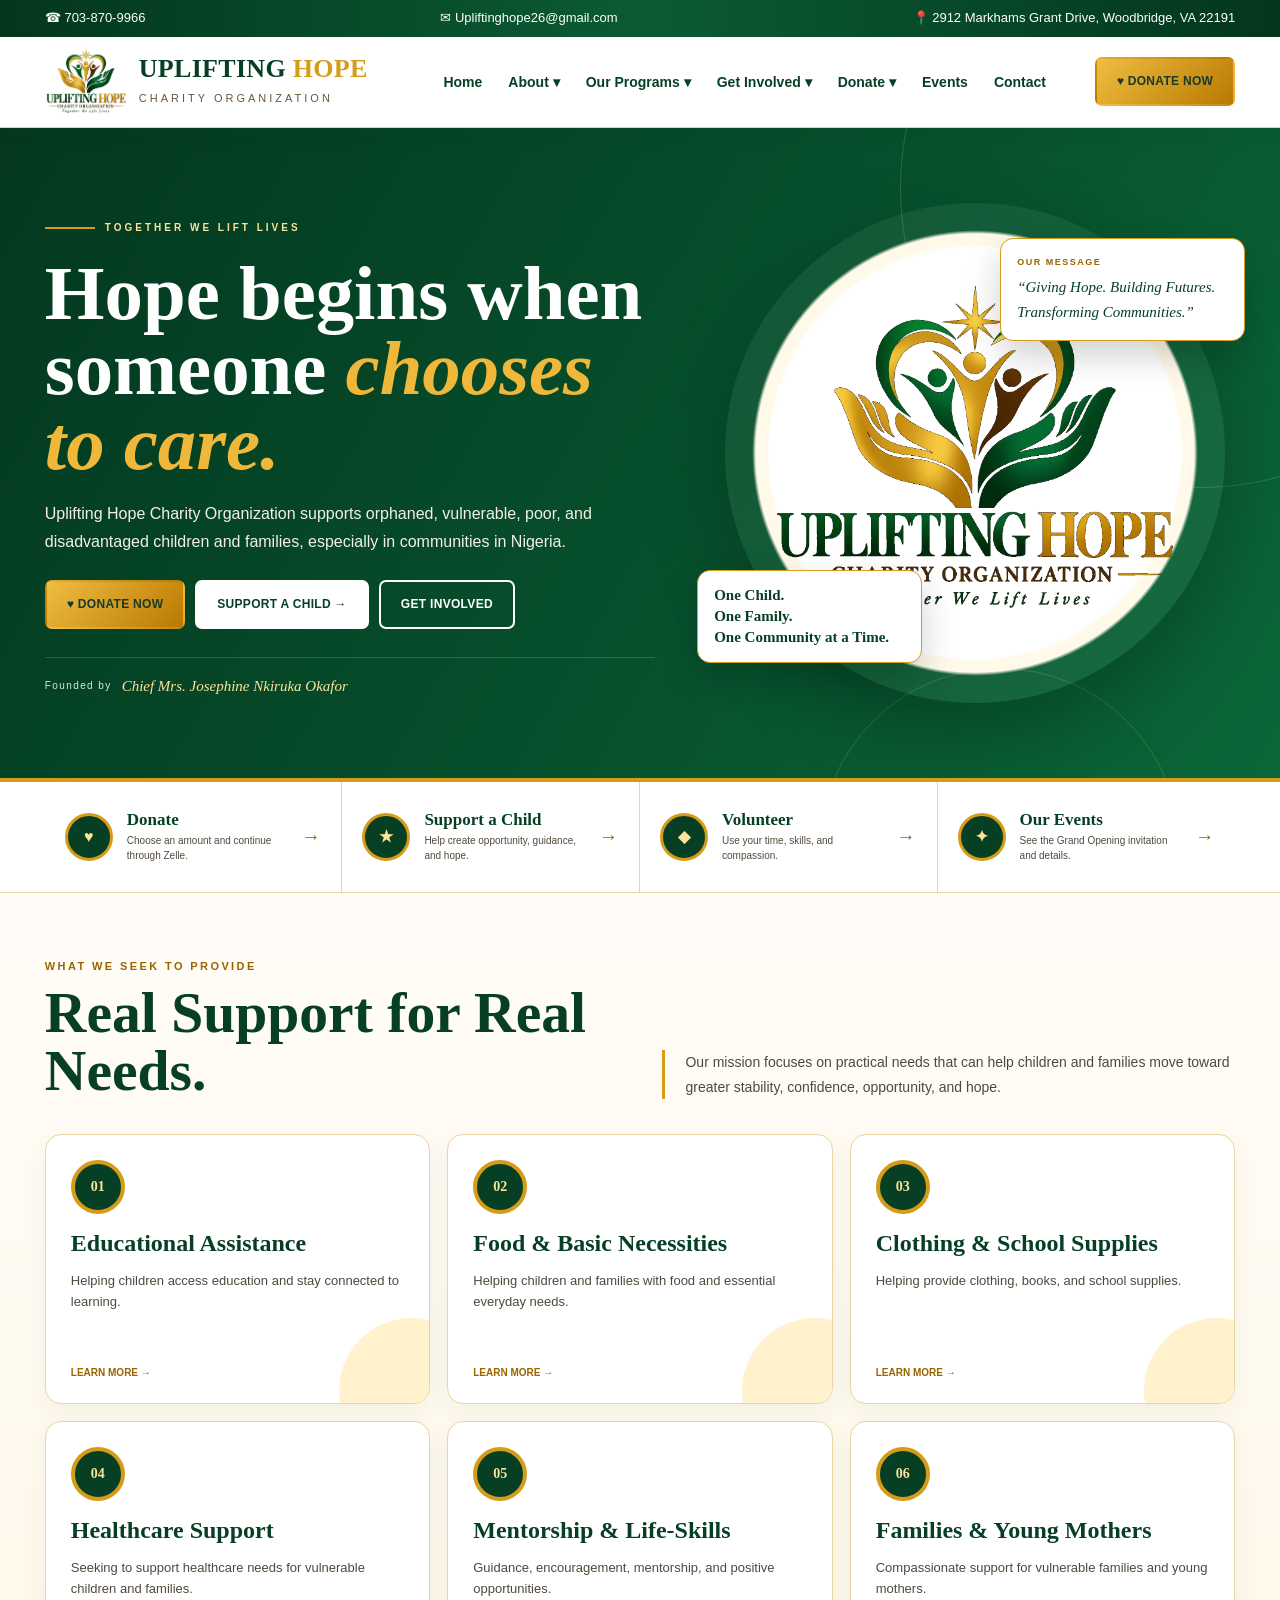
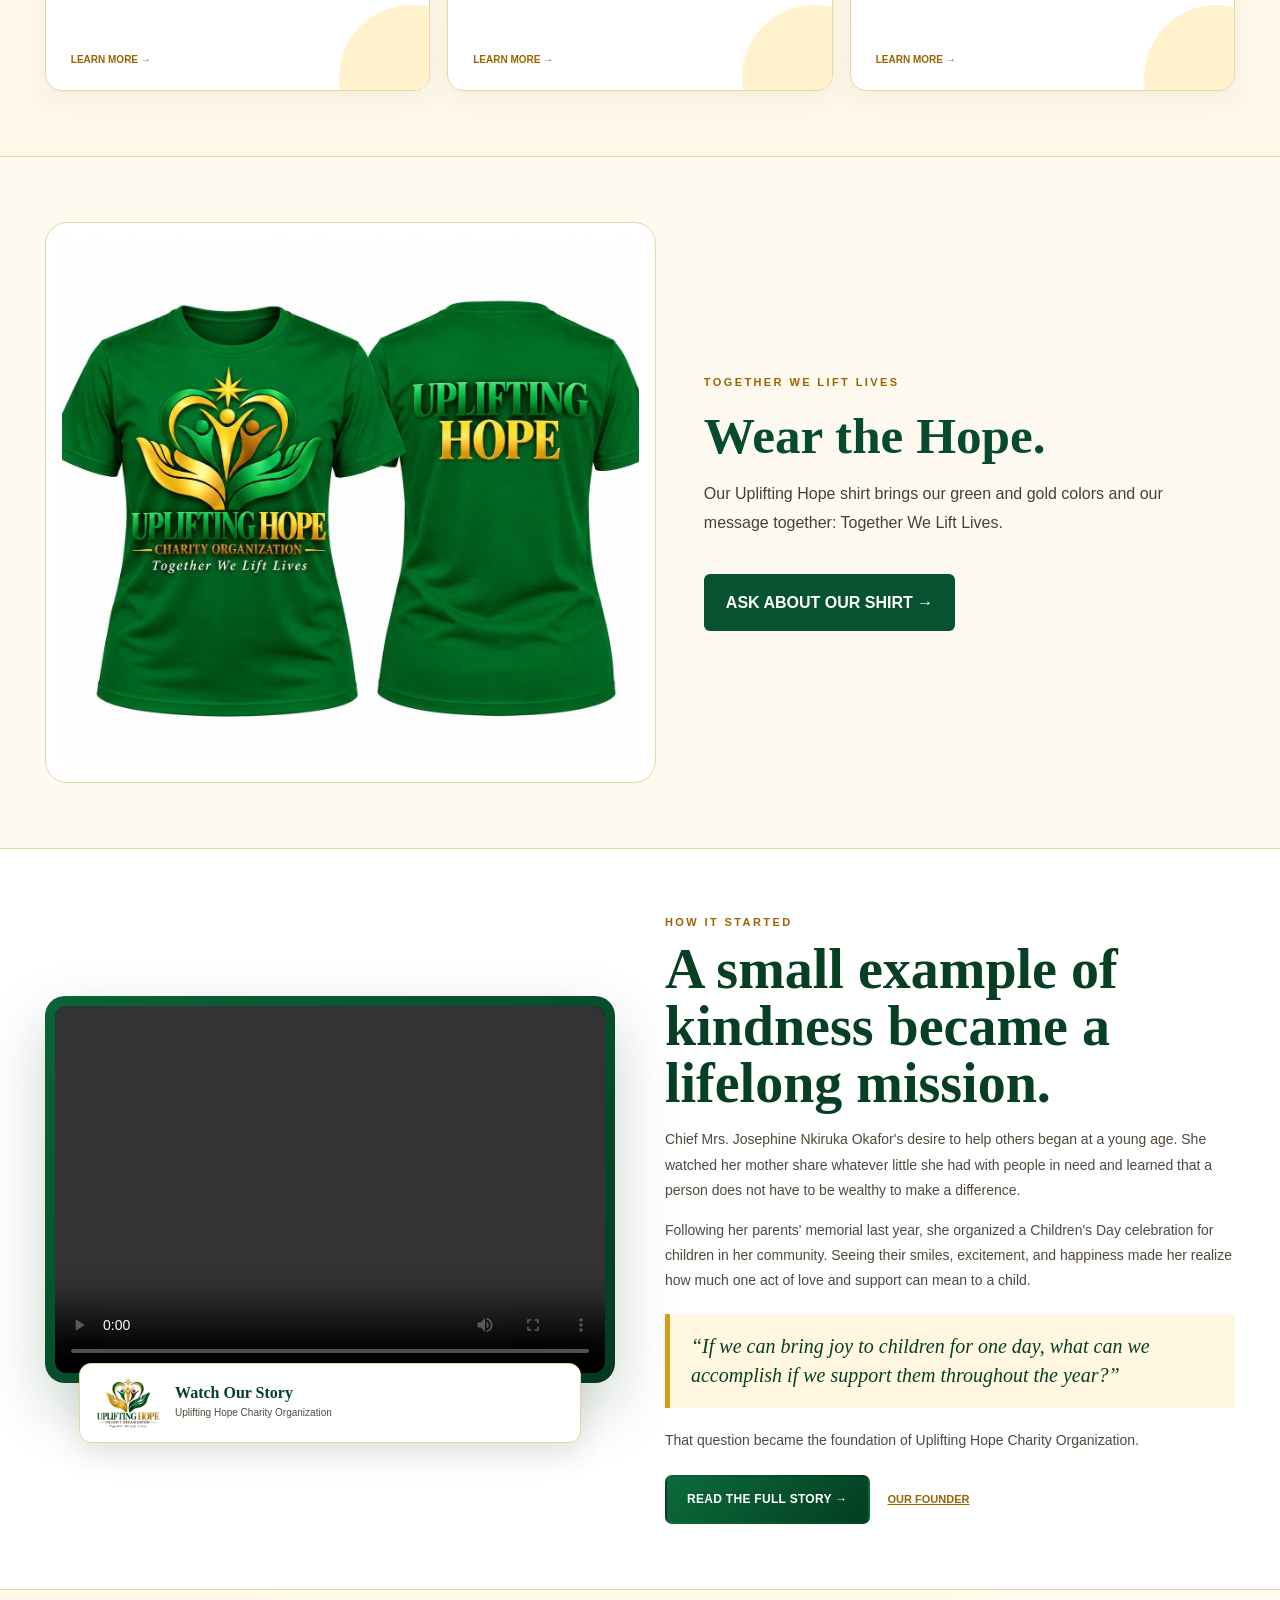
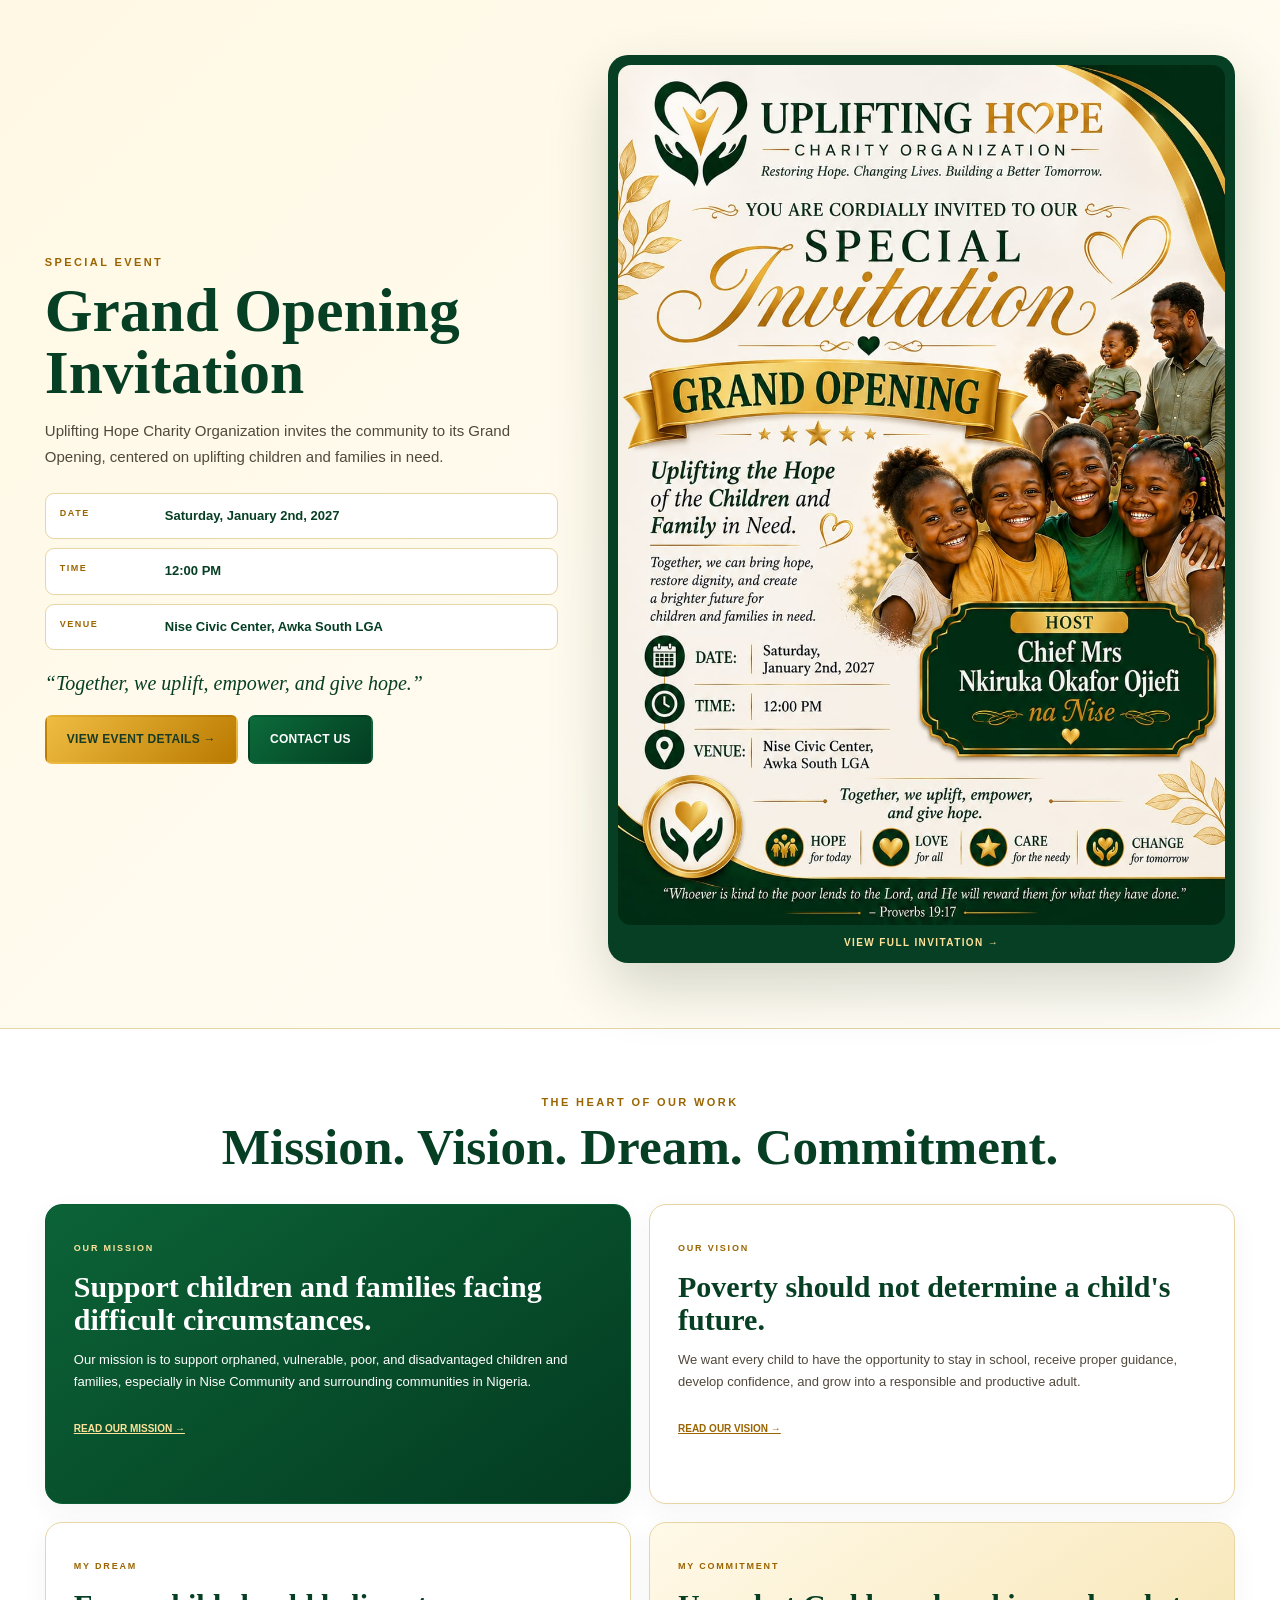
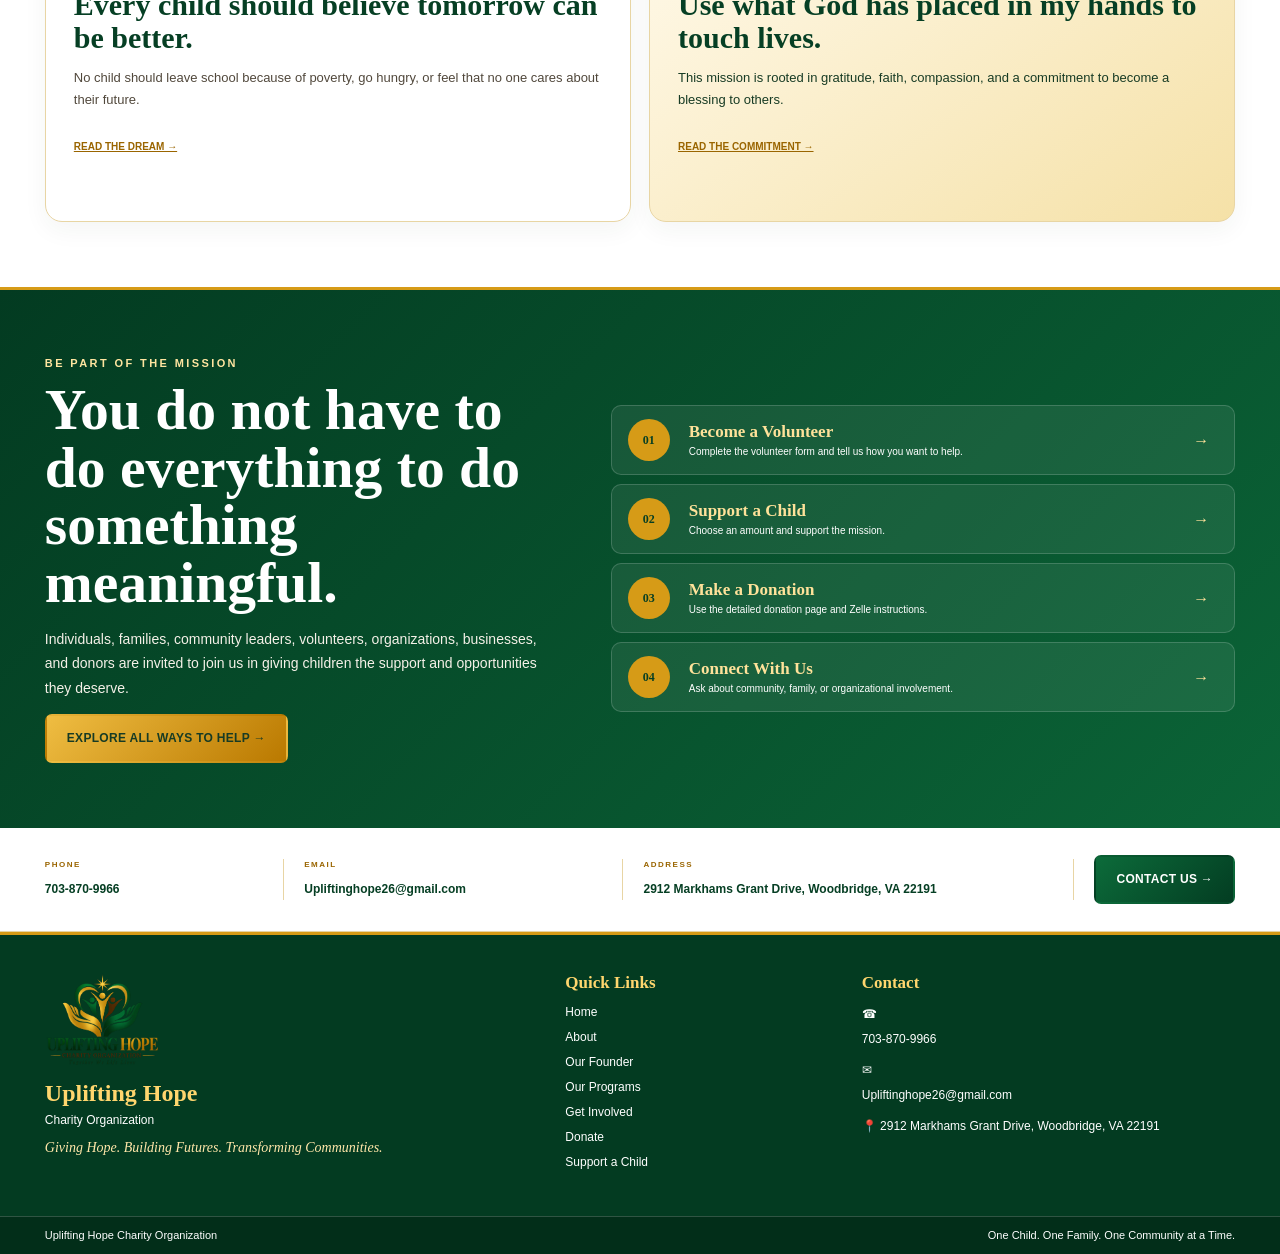
<file: index.html>
<!doctype html>
<html lang="en">
<head>
<meta charset="utf-8">
<meta name="viewport" content="width=device-width, initial-scale=1">
<title>Uplifting Hope Charity Organization | Home</title>
<meta name="description" content="Uplifting Hope Charity Organization supports orphaned, vulnerable, poor, and disadvantaged children and families.">
<link rel="stylesheet" href="styles.css">
</head>
<body>

<header class="site-header">
  <div class="topbar">
    <div class="wrap topbar-inner">
      <a href="tel:+17038709966">☎ 703-870-9966</a>
      <a href="mailto:Upliftinghope26@gmail.com">✉ Upliftinghope26@gmail.com</a>
      <span>📍 2912 Markhams Grant Drive, Woodbridge, VA 22191</span>
    </div>
  </div>

  <div class="wrap navrow">
    <a class="brand" href="index.html">
      <img src="assets/uplifting-hope-logo.png" alt="Uplifting Hope Charity Organization logo">
      <div>
        <strong>UPLIFTING <span>HOPE</span></strong>
        <small>CHARITY ORGANIZATION</small>
      </div>
    </a>

    <button class="menu-toggle" aria-label="Open menu">☰</button>

    <nav class="nav" id="mainNav">
      <a href="index.html">Home</a>

      <div class="dropdown">
        <button type="button">About ▾</button>
        <div class="dropdown-menu">
          <a href="about.html#how-it-started">How It Started</a>
          <a href="about.html#our-story">Our Story</a>
          <a href="about.html#mission">Our Mission</a>
          <a href="about.html#vision">Our Vision</a>
          <a href="founder.html">Our Founder</a>
          <a href="about.html#dream">My Dream</a>
          <a href="about.html#commitment">My Commitment</a>
        </div>
      </div>

      <div class="dropdown">
        <button type="button">Our Programs ▾</button>
        <div class="dropdown-menu program-menu">
          <a href="programs.html#education">Educational Assistance</a>
          <a href="programs.html#food">Food & Basic Necessities</a>
          <a href="programs.html#clothing">Clothing & School Supplies</a>
          <a href="programs.html#healthcare">Healthcare Support</a>
          <a href="programs.html#mentorship">Mentorship & Life-Skills</a>
          <a href="programs.html#families">Vulnerable Families & Young Mothers</a>
        </div>
      </div>

      <div class="dropdown">
        <button type="button">Get Involved ▾</button>
        <div class="dropdown-menu">
          <a href="volunteer.html">Volunteer Application</a>
          <a href="support-a-child.html">Support a Child</a>
          <a href="get-involved.html#families">Individuals & Families</a>
          <a href="get-involved.html#leaders">Community Leaders</a>
          <a href="get-involved.html#organizations">Organizations & Businesses</a>
          <a href="donate.html">Donate</a>
        </div>
      </div>

      <div class="dropdown">
        <button type="button">Donate ▾</button>
        <div class="dropdown-menu">
          <a href="donate.html">Make a Donation</a>
          <a href="support-a-child.html">Support a Child</a>
        </div>
      </div>

      <a href="events.html">Events</a>
      <a href="contact.html">Contact</a>
    </nav>

    <a class="btn gold header-donate" href="donate.html">♥ DONATE NOW</a>
  </div>
</header>


<main class="redesign-home">

<section class="rh-hero">
  <div class="rh-glow one"></div>
  <div class="rh-glow two"></div>
  <div class="wrap rh-hero-grid">
    <div class="rh-copy">
      <span class="rh-eyebrow">TOGETHER WE LIFT LIVES</span>
      <h1>Hope begins when someone <em>chooses to care.</em></h1>
      <p class="rh-lead">Uplifting Hope Charity Organization supports orphaned, vulnerable, poor, and disadvantaged children and families, especially in communities in Nigeria.</p>

      <div class="rh-buttons">
        <a class="btn gold" href="donate.html">♥ DONATE NOW</a>
        <a class="btn rh-white" href="support-a-child.html">SUPPORT A CHILD →</a>
        <a class="btn rh-ghost" href="get-involved.html">GET INVOLVED</a>
      </div>

      <div class="rh-founder-line">
        <span>Founded by</span>
        <strong>Chief Mrs. Josephine Nkiruka Okafor</strong>
      </div>
    </div>

    <div class="rh-hero-visual">
      <div class="rh-logo-circle">
        <img src="assets/uplifting-hope-logo.png" alt="Uplifting Hope Charity Organization logo">
      </div>
      <div class="rh-quote-card">
        <span>OUR MESSAGE</span>
        <strong>“Giving Hope. Building Futures. Transforming Communities.”</strong>
      </div>
      <div class="rh-mini-card">
        <strong>One Child.</strong>
        <strong>One Family.</strong>
        <strong>One Community at a Time.</strong>
      </div>
    </div>
  </div>
</section>

<section class="rh-quick">
  <div class="wrap rh-quick-grid">
    <a href="donate.html">
      <b>♥</b><div><strong>Donate</strong><span>Choose an amount and continue through Zelle.</span></div><i>→</i>
    </a>
    <a href="support-a-child.html">
      <b>★</b><div><strong>Support a Child</strong><span>Help create opportunity, guidance, and hope.</span></div><i>→</i>
    </a>
    <a href="volunteer.html">
      <b>◆</b><div><strong>Volunteer</strong><span>Use your time, skills, and compassion.</span></div><i>→</i>
    </a>
    <a href="events.html">
      <b>✦</b><div><strong>Our Events</strong><span>See the Grand Opening invitation and details.</span></div><i>→</i>
    </a>
  </div>
</section>

<section class="section rh-programs">
  <div class="wrap">
    <div class="rh-heading">
      <div>
        <span class="eyebrow">WHAT WE SEEK TO PROVIDE</span>
        <h2>Real Support for Real Needs.</h2>
      </div>
      <p>Our mission focuses on practical needs that can help children and families move toward greater stability, confidence, opportunity, and hope.</p>
    </div>

    <div class="rh-program-grid">
      <a href="programs.html#education"><span>01</span><h3>Educational Assistance</h3><p>Helping children access education and stay connected to learning.</p><b>LEARN MORE →</b></a>
      <a href="programs.html#food"><span>02</span><h3>Food & Basic Necessities</h3><p>Helping children and families with food and essential everyday needs.</p><b>LEARN MORE →</b></a>
      <a href="programs.html#clothing"><span>03</span><h3>Clothing & School Supplies</h3><p>Helping provide clothing, books, and school supplies.</p><b>LEARN MORE →</b></a>
      <a href="programs.html#healthcare"><span>04</span><h3>Healthcare Support</h3><p>Seeking to support healthcare needs for vulnerable children and families.</p><b>LEARN MORE →</b></a>
      <a href="programs.html#mentorship"><span>05</span><h3>Mentorship & Life-Skills</h3><p>Guidance, encouragement, mentorship, and positive opportunities.</p><b>LEARN MORE →</b></a>
      <a href="programs.html#families"><span>06</span><h3>Families & Young Mothers</h3><p>Compassionate support for vulnerable families and young mothers.</p><b>LEARN MORE →</b></a>
    </div>
  </div>
</section>

<section class="section rh-shirt" aria-labelledby="shirt-heading">
  <div class="wrap rh-shirt-grid">
    <div class="rh-shirt-photo"><img src="assets/uplifting-hope-shirt.jpg" alt="Front and back of the green Uplifting Hope Charity Organization shirt with gold and green branding" loading="lazy" width="1312" height="1199"></div>
    <div class="rh-shirt-copy">
      <span class="eyebrow">TOGETHER WE LIFT LIVES</span>
      <h2 id="shirt-heading">Wear the Hope.</h2>
      <p>Our Uplifting Hope shirt brings our green and gold colors and our message together: Together We Lift Lives.</p>
      <a class="rh-shirt-link" href="contact.html">ASK ABOUT OUR SHIRT →</a>
    </div>
  </div>
</section>

<section class="section rh-story">
  <div class="wrap rh-story-grid">
    <div class="rh-video-side">
      <div class="rh-video-shell">
        <video controls playsinline preload="metadata">
          <source src="UpliftingHopeStory.mp4" type="video/mp4">
          Your browser does not support the video tag.
        </video>
      </div>
      <div class="rh-video-caption">
        <img src="assets/uplifting-hope-logo.png" alt="Uplifting Hope logo">
        <div><strong>Watch Our Story</strong><span>Uplifting Hope Charity Organization</span></div>
      </div>
    </div>

    <div class="rh-story-copy">
      <span class="eyebrow">HOW IT STARTED</span>
      <h2>A small example of kindness became a lifelong mission.</h2>
      <p>Chief Mrs. Josephine Nkiruka Okafor's desire to help others began at a young age. She watched her mother share whatever little she had with people in need and learned that a person does not have to be wealthy to make a difference.</p>
      <p>Following her parents' memorial last year, she organized a Children's Day celebration for children in her community. Seeing their smiles, excitement, and happiness made her realize how much one act of love and support can mean to a child.</p>
      <blockquote>“If we can bring joy to children for one day, what can we accomplish if we support them throughout the year?”</blockquote>
      <p>That question became the foundation of Uplifting Hope Charity Organization.</p>
      <div class="rh-story-actions">
        <a class="btn green" href="about.html">READ THE FULL STORY →</a>
        <a href="founder.html" class="rh-text-link">OUR FOUNDER</a>
      </div>
    </div>
  </div>
</section>

<section class="section rh-event-section">
  <div class="wrap rh-event-grid">
    <div class="rh-event-copy">
      <span class="eyebrow">SPECIAL EVENT</span>
      <h2>Grand Opening Invitation</h2>
      <p>Uplifting Hope Charity Organization invites the community to its Grand Opening, centered on uplifting children and families in need.</p>

      <div class="rh-event-details">
        <div><span>DATE</span><strong>Saturday, January 2nd, 2027</strong></div>
        <div><span>TIME</span><strong>12:00 PM</strong></div>
        <div><span>VENUE</span><strong>Nise Civic Center, Awka South LGA</strong></div>
      </div>

      <blockquote>“Together, we uplift, empower, and give hope.”</blockquote>

      <div class="rh-event-buttons">
        <a class="btn gold" href="events.html">VIEW EVENT DETAILS →</a>
        <a class="btn green" href="contact.html#contact-form">CONTACT US</a>
      </div>
    </div>

    <a class="rh-flyer-wrap" href="events.html" aria-label="View Grand Opening event details">
      <img src="assets/grand-opening-invitation.jpg" alt="Uplifting Hope Charity Organization Grand Opening invitation">
      <span>VIEW FULL INVITATION →</span>
    </a>
  </div>
</section>

<section class="section rh-purpose">
  <div class="wrap">
    <div class="section-heading centered">
      <span class="eyebrow">THE HEART OF OUR WORK</span>
      <h2>Mission. Vision. Dream. Commitment.</h2>
    </div>

    <div class="rh-purpose-grid">
      <article class="green"><span>OUR MISSION</span><h3>Support children and families facing difficult circumstances.</h3><p>Our mission is to support orphaned, vulnerable, poor, and disadvantaged children and families, especially in Nise Community and surrounding communities in Nigeria.</p><a href="about.html#mission">READ OUR MISSION →</a></article>
      <article><span>OUR VISION</span><h3>Poverty should not determine a child's future.</h3><p>We want every child to have the opportunity to stay in school, receive proper guidance, develop confidence, and grow into a responsible and productive adult.</p><a href="about.html#vision">READ OUR VISION →</a></article>
      <article><span>MY DREAM</span><h3>Every child should believe tomorrow can be better.</h3><p>No child should leave school because of poverty, go hungry, or feel that no one cares about their future.</p><a href="about.html#dream">READ THE DREAM →</a></article>
      <article class="gold"><span>MY COMMITMENT</span><h3>Use what God has placed in my hands to touch lives.</h3><p>This mission is rooted in gratitude, faith, compassion, and a commitment to become a blessing to others.</p><a href="about.html#commitment">READ THE COMMITMENT →</a></article>
    </div>
  </div>
</section>

<section class="section rh-get-involved">
  <div class="wrap rh-involved-grid">
    <div>
      <span class="eyebrow light">BE PART OF THE MISSION</span>
      <h2>You do not have to do everything to do something meaningful.</h2>
      <p>Individuals, families, community leaders, volunteers, organizations, businesses, and donors are invited to join us in giving children the support and opportunities they deserve.</p>
      <a class="btn gold" href="get-involved.html">EXPLORE ALL WAYS TO HELP →</a>
    </div>

    <div class="rh-involved-list">
      <a href="volunteer.html"><span>01</span><div><strong>Become a Volunteer</strong><small>Complete the volunteer form and tell us how you want to help.</small></div><b>→</b></a>
      <a href="support-a-child.html"><span>02</span><div><strong>Support a Child</strong><small>Choose an amount and support the mission.</small></div><b>→</b></a>
      <a href="donate.html"><span>03</span><div><strong>Make a Donation</strong><small>Use the detailed donation page and Zelle instructions.</small></div><b>→</b></a>
      <a href="contact.html#contact-form"><span>04</span><div><strong>Connect With Us</strong><small>Ask about community, family, or organizational involvement.</small></div><b>→</b></a>
    </div>
  </div>
</section>

<section class="rh-contact">
  <div class="wrap rh-contact-grid">
    <div><small>PHONE</small><a href="tel:+17038709966">703-870-9966</a></div>
    <div><small>EMAIL</small><a href="mailto:Upliftinghope26@gmail.com">Upliftinghope26@gmail.com</a></div>
    <div><small>ADDRESS</small><strong>2912 Markhams Grant Drive, Woodbridge, VA 22191</strong></div>
    <a class="btn green" href="contact.html">CONTACT US →</a>
  </div>
</section>

</main>
<footer class="footer">
  <div class="wrap footer-grid">
    <div class="footer-brand">
      <img src="assets/uplifting-hope-logo.png" alt="Uplifting Hope logo">
      <h3>Uplifting Hope</h3>
      <p>Charity Organization</p>
      <strong>Giving Hope. Building Futures. Transforming Communities.</strong>
    </div>

    <div>
      <h4>Quick Links</h4>
      <a href="index.html">Home</a>
      <a href="about.html">About</a>
      <a href="founder.html">Our Founder</a>
      <a href="programs.html">Our Programs</a>
      <a href="get-involved.html">Get Involved</a>
      <a href="donate.html">Donate</a>
      <a href="support-a-child.html">Support a Child</a>
    </div>

    <div>
      <h4>Contact</h4>
      <p>☎ <a href="tel:+17038709966">703-870-9966</a></p>
      <p>✉ <a href="mailto:Upliftinghope26@gmail.com">Upliftinghope26@gmail.com</a></p>
      <p>📍 2912 Markhams Grant Drive, Woodbridge, VA 22191</p>
    </div>
  </div>

  <div class="footer-bottom">
    <div class="wrap">
      <span>Uplifting Hope Charity Organization</span>
      <span>One Child. One Family. One Community at a Time.</span>
    </div>
  </div>
</footer><script src="script.js"></script><script src="form-handler.js"></script></body></html>
</file>
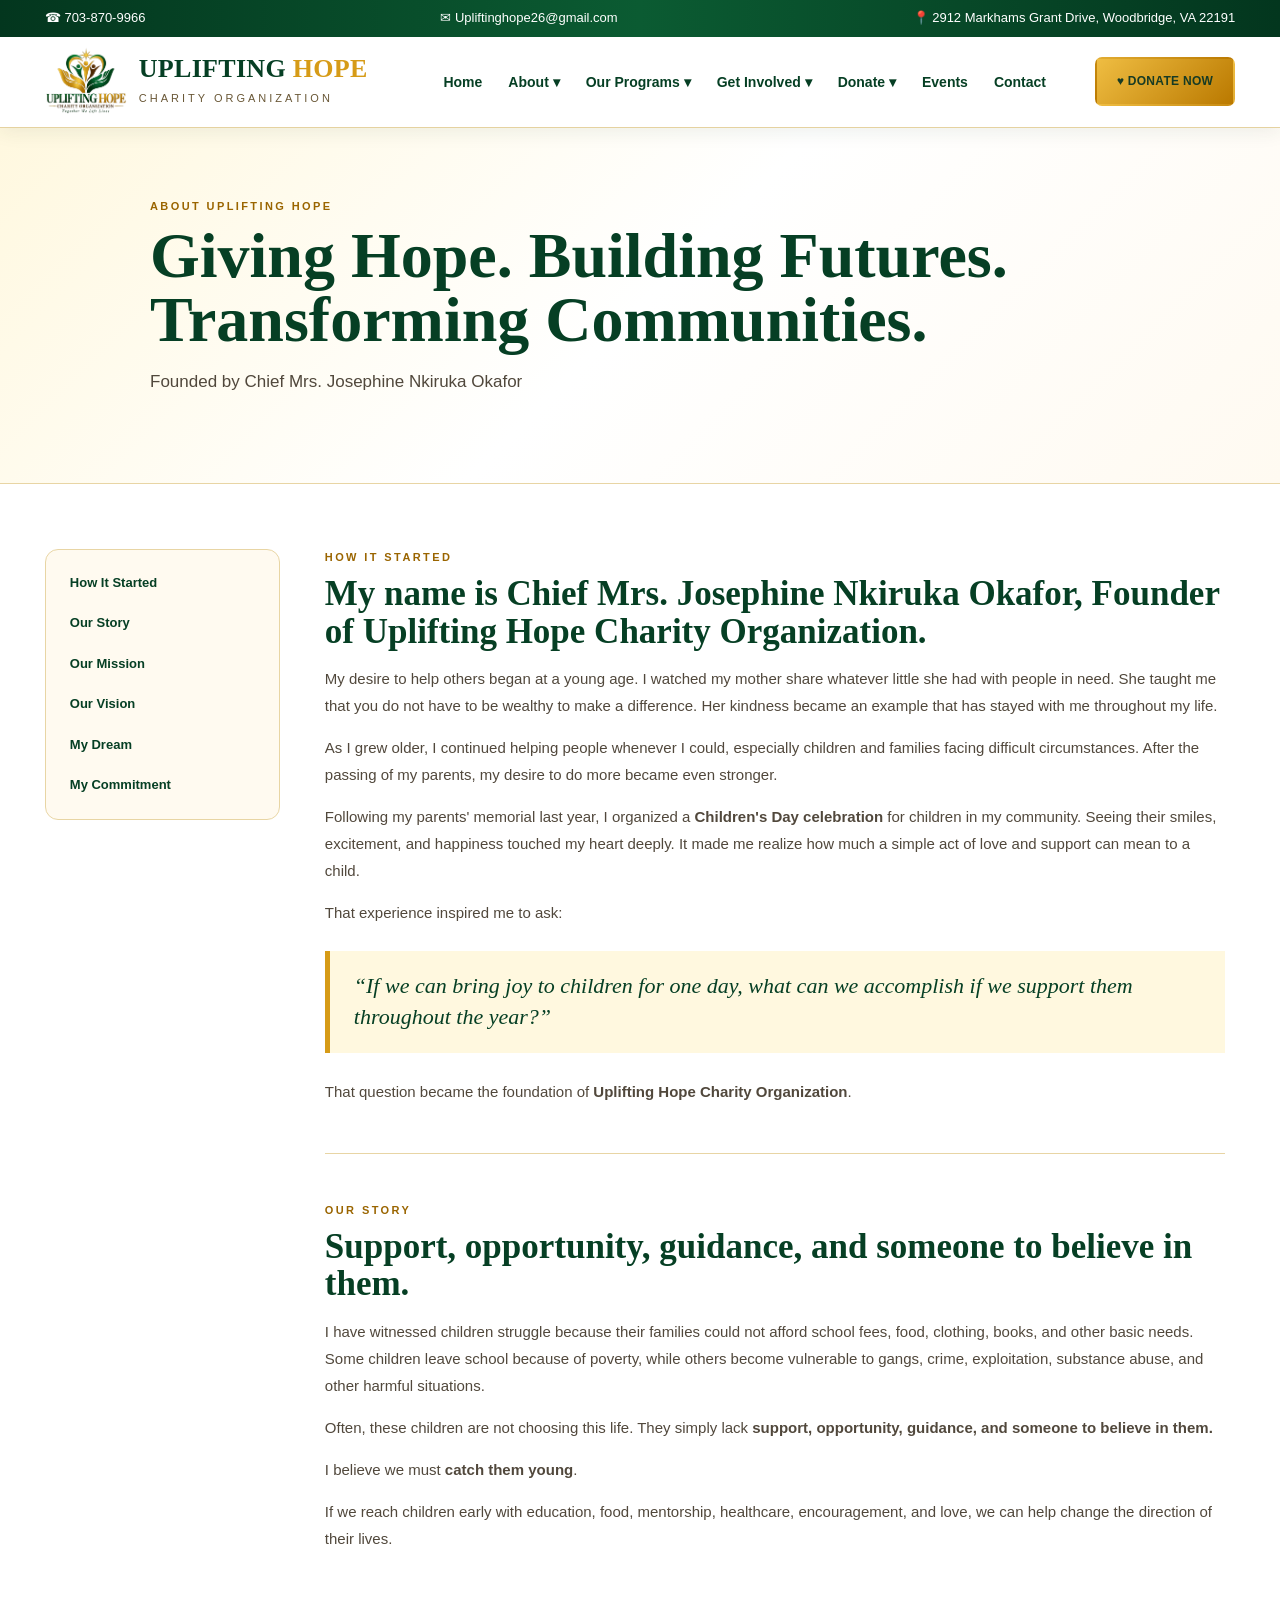
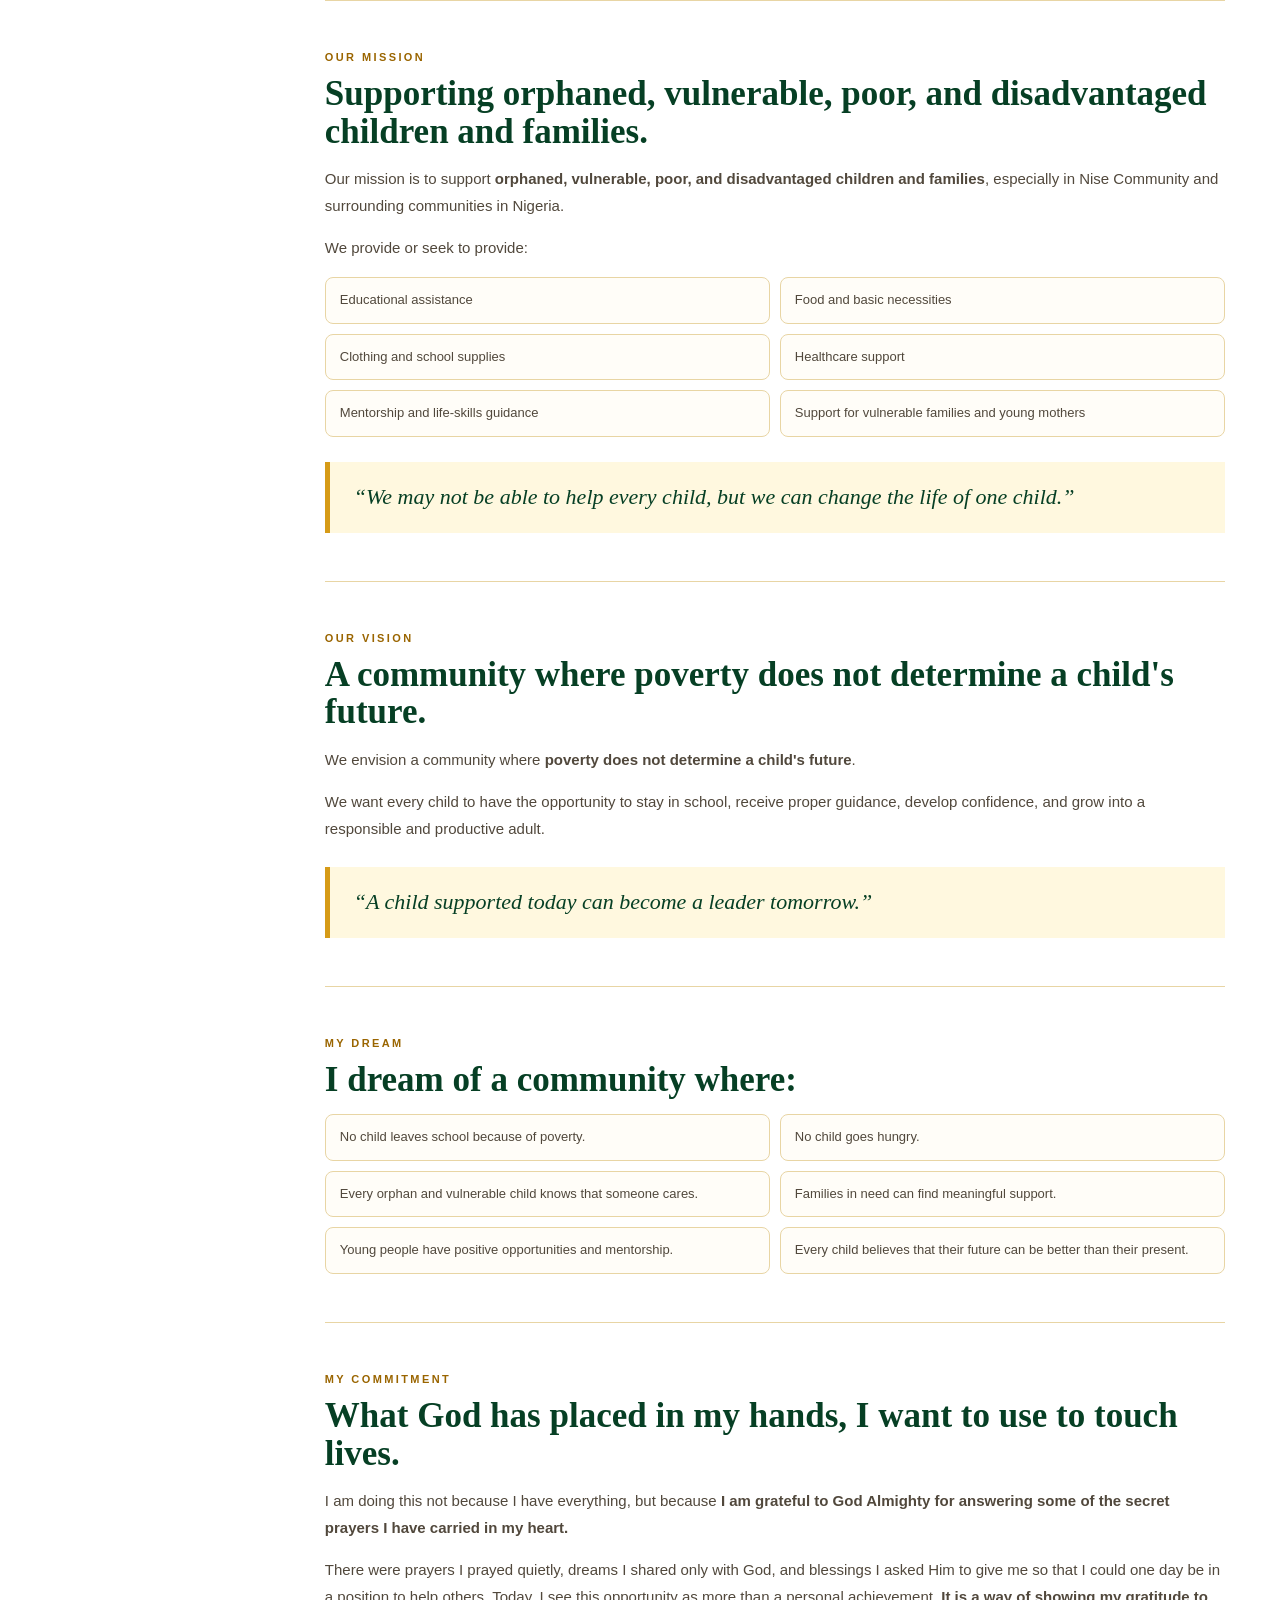
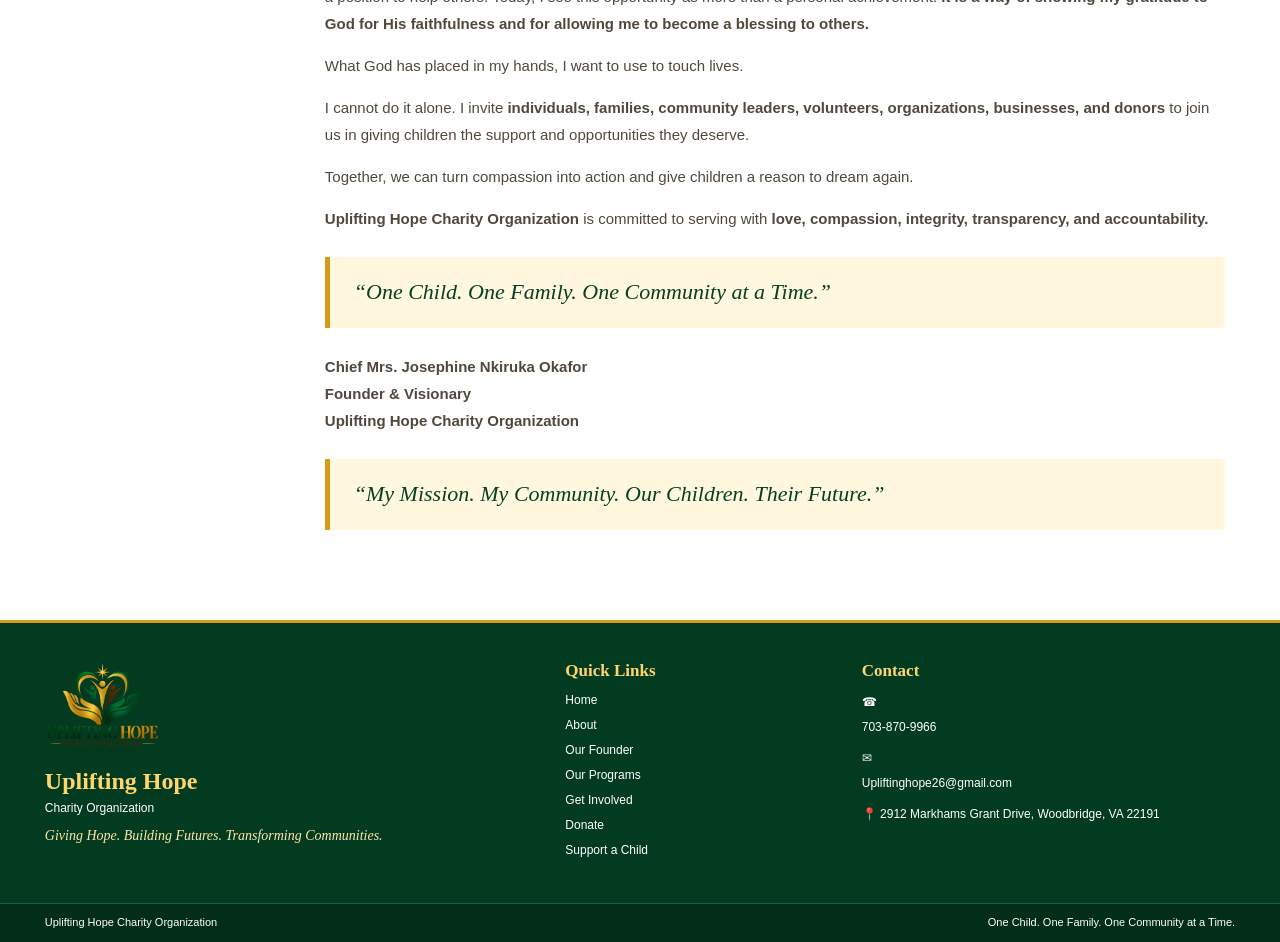
<file: about.html>
<!doctype html>
<html lang="en">
<head>
<meta charset="utf-8">
<meta name="viewport" content="width=device-width, initial-scale=1">
<title>About | Uplifting Hope Charity Organization</title>
<meta name="description" content="How Uplifting Hope Charity Organization started, our story, mission, vision, dream, and commitment.">
<link rel="stylesheet" href="styles.css">
</head>
<body>

<header class="site-header">
  <div class="topbar">
    <div class="wrap topbar-inner">
      <a href="tel:+17038709966">☎ 703-870-9966</a>
      <a href="mailto:Upliftinghope26@gmail.com">✉ Upliftinghope26@gmail.com</a>
      <span>📍 2912 Markhams Grant Drive, Woodbridge, VA 22191</span>
    </div>
  </div>

  <div class="wrap navrow">
    <a class="brand" href="index.html">
      <img src="assets/uplifting-hope-logo.png" alt="Uplifting Hope Charity Organization logo">
      <div>
        <strong>UPLIFTING <span>HOPE</span></strong>
        <small>CHARITY ORGANIZATION</small>
      </div>
    </a>

    <button class="menu-toggle" aria-label="Open menu">☰</button>

    <nav class="nav" id="mainNav">
      <a href="index.html">Home</a>

      <div class="dropdown">
        <button type="button">About ▾</button>
        <div class="dropdown-menu">
          <a href="about.html#how-it-started">How It Started</a>
          <a href="about.html#our-story">Our Story</a>
          <a href="about.html#mission">Our Mission</a>
          <a href="about.html#vision">Our Vision</a>
          <a href="founder.html">Our Founder</a>
          <a href="about.html#dream">My Dream</a>
          <a href="about.html#commitment">My Commitment</a>
        </div>
      </div>

      <div class="dropdown">
        <button type="button">Our Programs ▾</button>
        <div class="dropdown-menu program-menu">
          <a href="programs.html#education">Educational Assistance</a>
          <a href="programs.html#food">Food & Basic Necessities</a>
          <a href="programs.html#clothing">Clothing & School Supplies</a>
          <a href="programs.html#healthcare">Healthcare Support</a>
          <a href="programs.html#mentorship">Mentorship & Life-Skills</a>
          <a href="programs.html#families">Vulnerable Families & Young Mothers</a>
        </div>
      </div>

      <div class="dropdown">
        <button type="button">Get Involved ▾</button>
        <div class="dropdown-menu">
          <a href="volunteer.html">Volunteer Application</a>
          <a href="support-a-child.html">Support a Child</a>
          <a href="get-involved.html#families">Individuals & Families</a>
          <a href="get-involved.html#leaders">Community Leaders</a>
          <a href="get-involved.html#organizations">Organizations & Businesses</a>
          <a href="donate.html">Donate</a>
        </div>
      </div>

      <div class="dropdown">
        <button type="button">Donate ▾</button>
        <div class="dropdown-menu">
          <a href="donate.html">Make a Donation</a>
          <a href="support-a-child.html">Support a Child</a>
        </div>
      </div>

      <a href="events.html">Events</a>
      <a href="contact.html">Contact</a>
    </nav>

    <a class="btn gold header-donate" href="donate.html">♥ DONATE NOW</a>
  </div>
</header>

<main>
<section class="page-hero">
  <div class="wrap narrow">
    <span class="eyebrow">ABOUT UPLIFTING HOPE</span>
    <h1>Giving Hope. Building Futures. Transforming Communities.</h1>
    <p>Founded by Chief Mrs. Josephine Nkiruka Okafor</p>
  </div>
</section>

<section class="section story-section" id="how-it-started">
  <div class="wrap story-layout">
    <div class="story-nav">
      <a href="#how-it-started">How It Started</a>
      <a href="#our-story">Our Story</a>
      <a href="#mission">Our Mission</a>
      <a href="#vision">Our Vision</a>
      <a href="#dream">My Dream</a>
      <a href="#commitment">My Commitment</a>
    </div>

    <div class="rich-copy">
      <span class="eyebrow">HOW IT STARTED</span>
      <h2>My name is Chief Mrs. Josephine Nkiruka Okafor, Founder of Uplifting Hope Charity Organization.</h2>
      <p>My desire to help others began at a young age. I watched my mother share whatever little she had with people in need. She taught me that you do not have to be wealthy to make a difference. Her kindness became an example that has stayed with me throughout my life.</p>
      <p>As I grew older, I continued helping people whenever I could, especially children and families facing difficult circumstances. After the passing of my parents, my desire to do more became even stronger.</p>
      <p>Following my parents' memorial last year, I organized a <strong>Children's Day celebration</strong> for children in my community. Seeing their smiles, excitement, and happiness touched my heart deeply. It made me realize how much a simple act of love and support can mean to a child.</p>
      <p>That experience inspired me to ask:</p>
      <blockquote>“If we can bring joy to children for one day, what can we accomplish if we support them throughout the year?”</blockquote>
      <p>That question became the foundation of <strong>Uplifting Hope Charity Organization</strong>.</p>

      <div class="story-divider" id="our-story"></div>
      <span class="eyebrow">OUR STORY</span>
      <h2>Support, opportunity, guidance, and someone to believe in them.</h2>
      <p>I have witnessed children struggle because their families could not afford school fees, food, clothing, books, and other basic needs. Some children leave school because of poverty, while others become vulnerable to gangs, crime, exploitation, substance abuse, and other harmful situations.</p>
      <p>Often, these children are not choosing this life. They simply lack <strong>support, opportunity, guidance, and someone to believe in them.</strong></p>
      <p>I believe we must <strong>catch them young</strong>.</p>
      <p>If we reach children early with education, food, mentorship, healthcare, encouragement, and love, we can help change the direction of their lives.</p>

      <div class="story-divider" id="mission"></div>
      <span class="eyebrow">OUR MISSION</span>
      <h2>Supporting orphaned, vulnerable, poor, and disadvantaged children and families.</h2>
      <p>Our mission is to support <strong>orphaned, vulnerable, poor, and disadvantaged children and families</strong>, especially in Nise Community and surrounding communities in Nigeria.</p>
      <p>We provide or seek to provide:</p>
      <ul class="detail-list">
        <li>Educational assistance</li>
        <li>Food and basic necessities</li>
        <li>Clothing and school supplies</li>
        <li>Healthcare support</li>
        <li>Mentorship and life-skills guidance</li>
        <li>Support for vulnerable families and young mothers</li>
      </ul>
      <blockquote>“We may not be able to help every child, but we can change the life of one child.”</blockquote>

      <div class="story-divider" id="vision"></div>
      <span class="eyebrow">OUR VISION</span>
      <h2>A community where poverty does not determine a child's future.</h2>
      <p>We envision a community where <strong>poverty does not determine a child's future</strong>.</p>
      <p>We want every child to have the opportunity to stay in school, receive proper guidance, develop confidence, and grow into a responsible and productive adult.</p>
      <blockquote>“A child supported today can become a leader tomorrow.”</blockquote>

      <div class="story-divider" id="dream"></div>
      <span class="eyebrow">MY DREAM</span>
      <h2>I dream of a community where:</h2>
      <ul class="detail-list">
        <li>No child leaves school because of poverty.</li>
        <li>No child goes hungry.</li>
        <li>Every orphan and vulnerable child knows that someone cares.</li>
        <li>Families in need can find meaningful support.</li>
        <li>Young people have positive opportunities and mentorship.</li>
        <li>Every child believes that their future can be better than their present.</li>
      </ul>

      <div class="story-divider" id="commitment"></div>
      <span class="eyebrow">MY COMMITMENT</span>
      <h2>What God has placed in my hands, I want to use to touch lives.</h2>
      <p>I am doing this not because I have everything, but because <strong>I am grateful to God Almighty for answering some of the secret prayers I have carried in my heart.</strong></p>
      <p>There were prayers I prayed quietly, dreams I shared only with God, and blessings I asked Him to give me so that I could one day be in a position to help others. Today, I see this opportunity as more than a personal achievement. <strong>It is a way of showing my gratitude to God for His faithfulness and for allowing me to become a blessing to others.</strong></p>
      <p>What God has placed in my hands, I want to use to touch lives.</p>
      <p>I cannot do it alone. I invite <strong>individuals, families, community leaders, volunteers, organizations, businesses, and donors</strong> to join us in giving children the support and opportunities they deserve.</p>
      <p>Together, we can turn compassion into action and give children a reason to dream again.</p>
      <p><strong>Uplifting Hope Charity Organization</strong> is committed to serving with <strong>love, compassion, integrity, transparency, and accountability.</strong></p>
      <blockquote>“One Child. One Family. One Community at a Time.”</blockquote>
      <p><strong>Chief Mrs. Josephine Nkiruka Okafor</strong><br><strong>Founder & Visionary</strong><br><strong>Uplifting Hope Charity Organization</strong></p>
      <blockquote>“My Mission. My Community. Our Children. Their Future.”</blockquote>
    </div>
  </div>
</section>
</main>

<footer class="footer">
  <div class="wrap footer-grid">
    <div class="footer-brand">
      <img src="assets/uplifting-hope-logo.png" alt="Uplifting Hope logo">
      <h3>Uplifting Hope</h3>
      <p>Charity Organization</p>
      <strong>Giving Hope. Building Futures. Transforming Communities.</strong>
    </div>

    <div>
      <h4>Quick Links</h4>
      <a href="index.html">Home</a>
      <a href="about.html">About</a>
      <a href="founder.html">Our Founder</a>
      <a href="programs.html">Our Programs</a>
      <a href="get-involved.html">Get Involved</a>
      <a href="donate.html">Donate</a>
      <a href="support-a-child.html">Support a Child</a>
    </div>

    <div>
      <h4>Contact</h4>
      <p>☎ <a href="tel:+17038709966">703-870-9966</a></p>
      <p>✉ <a href="mailto:Upliftinghope26@gmail.com">Upliftinghope26@gmail.com</a></p>
      <p>📍 2912 Markhams Grant Drive, Woodbridge, VA 22191</p>
    </div>
  </div>

  <div class="footer-bottom">
    <div class="wrap">
      <span>Uplifting Hope Charity Organization</span>
      <span>One Child. One Family. One Community at a Time.</span>
    </div>
  </div>
</footer>
<script src="script.js"></script><script src="form-handler.js"></script></body></html>
</file>
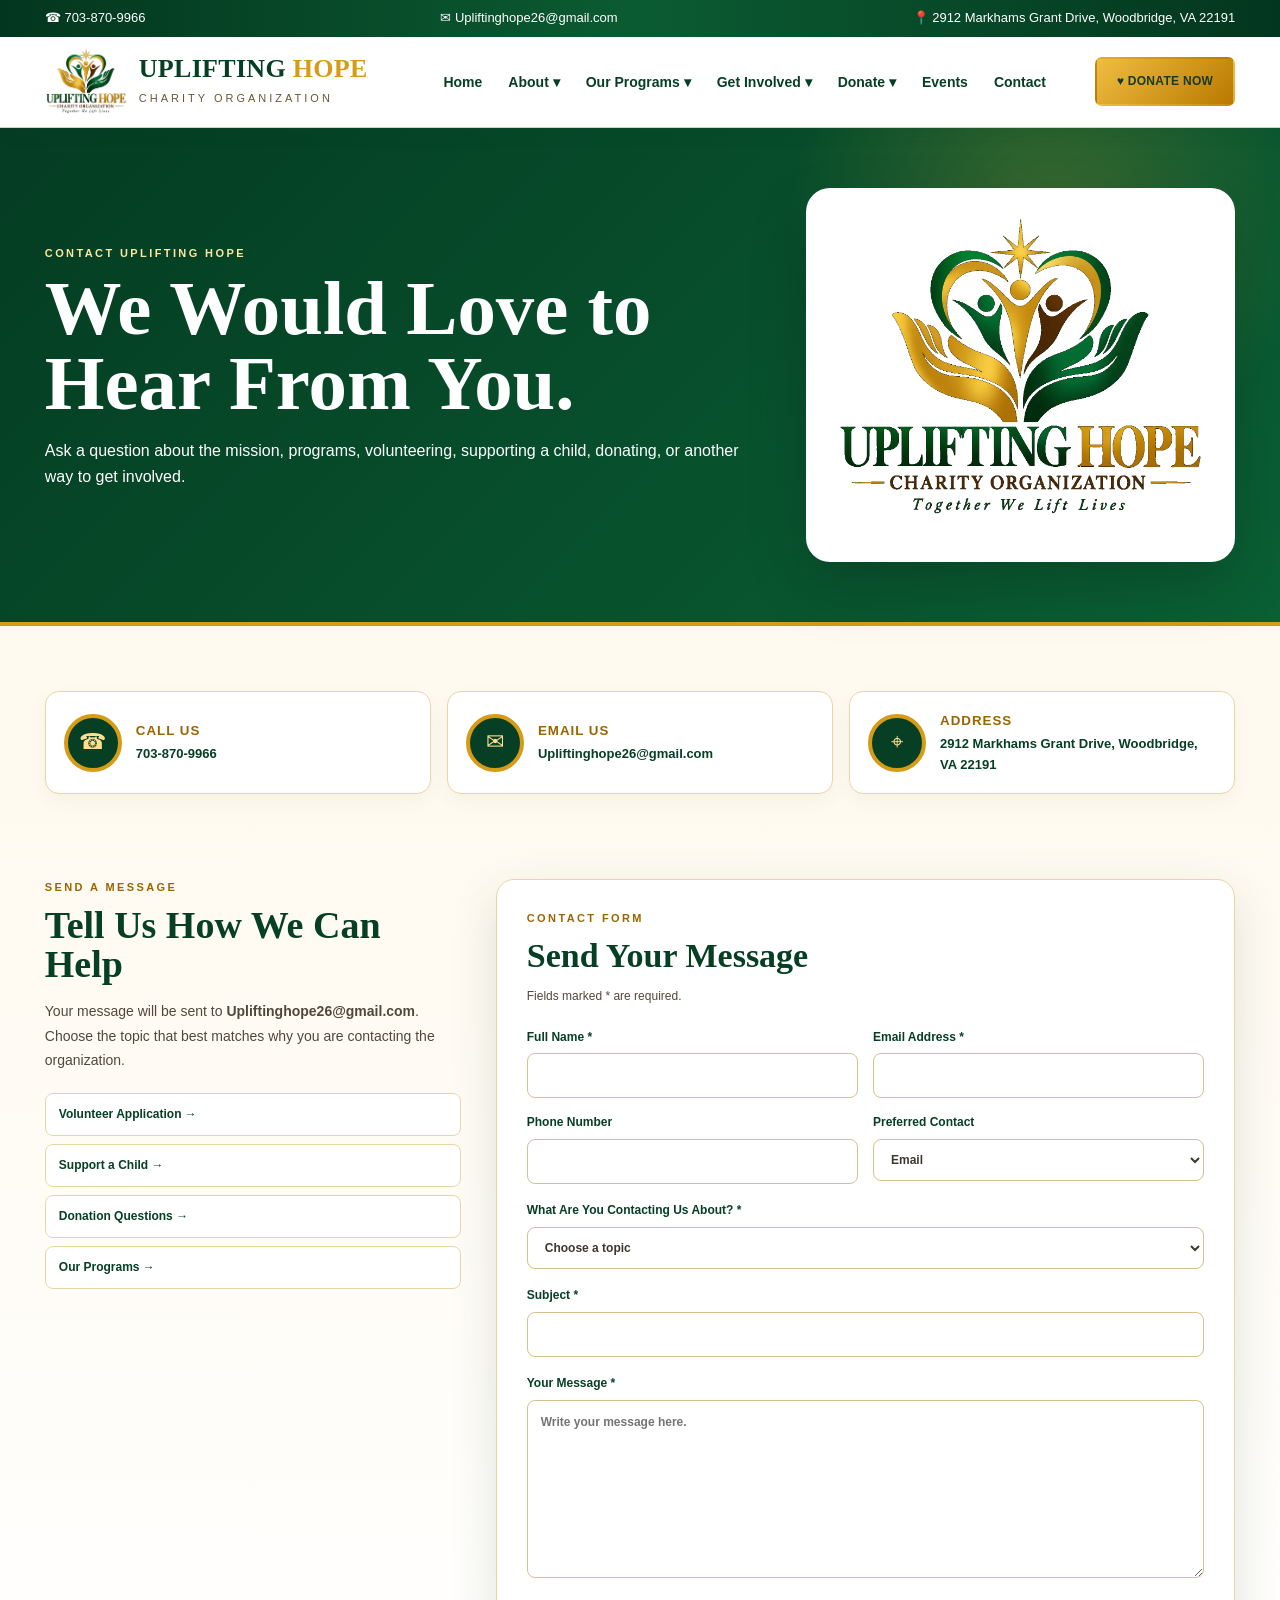
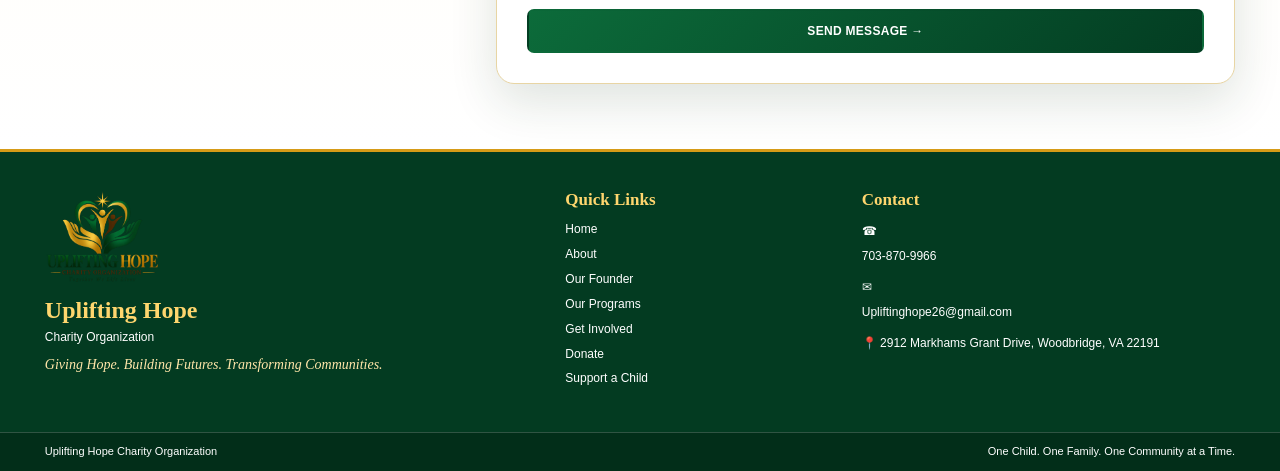
<file: contact.html>
<!doctype html>
<html lang="en">
<head>
<meta charset="utf-8">
<meta name="viewport" content="width=device-width, initial-scale=1">
<title>Contact | Uplifting Hope Charity Organization</title>
<meta name="description" content="Contact Uplifting Hope Charity Organization.">
<link rel="stylesheet" href="styles.css">
</head>
<body>
<header class="site-header">
  <div class="topbar">
    <div class="wrap topbar-inner">
      <a href="tel:+17038709966">☎ 703-870-9966</a>
      <a href="mailto:Upliftinghope26@gmail.com">✉ Upliftinghope26@gmail.com</a>
      <span>📍 2912 Markhams Grant Drive, Woodbridge, VA 22191</span>
    </div>
  </div>

  <div class="wrap navrow">
    <a class="brand" href="index.html">
      <img src="assets/uplifting-hope-logo.png" alt="Uplifting Hope Charity Organization logo">
      <div>
        <strong>UPLIFTING <span>HOPE</span></strong>
        <small>CHARITY ORGANIZATION</small>
      </div>
    </a>

    <button class="menu-toggle" aria-label="Open menu">☰</button>

    <nav class="nav" id="mainNav">
      <a href="index.html">Home</a>

      <div class="dropdown">
        <button type="button">About ▾</button>
        <div class="dropdown-menu">
          <a href="about.html#how-it-started">How It Started</a>
          <a href="about.html#our-story">Our Story</a>
          <a href="about.html#mission">Our Mission</a>
          <a href="about.html#vision">Our Vision</a>
          <a href="founder.html">Our Founder</a>
          <a href="about.html#dream">My Dream</a>
          <a href="about.html#commitment">My Commitment</a>
        </div>
      </div>

      <div class="dropdown">
        <button type="button">Our Programs ▾</button>
        <div class="dropdown-menu program-menu">
          <a href="programs.html#education">Educational Assistance</a>
          <a href="programs.html#food">Food & Basic Necessities</a>
          <a href="programs.html#clothing">Clothing & School Supplies</a>
          <a href="programs.html#healthcare">Healthcare Support</a>
          <a href="programs.html#mentorship">Mentorship & Life-Skills</a>
          <a href="programs.html#families">Vulnerable Families & Young Mothers</a>
        </div>
      </div>

      <div class="dropdown">
        <button type="button">Get Involved ▾</button>
        <div class="dropdown-menu">
          <a href="volunteer.html">Volunteer Application</a>
          <a href="support-a-child.html">Support a Child</a>
          <a href="get-involved.html#families">Individuals & Families</a>
          <a href="get-involved.html#leaders">Community Leaders</a>
          <a href="get-involved.html#organizations">Organizations & Businesses</a>
          <a href="donate.html">Donate</a>
        </div>
      </div>

      <div class="dropdown">
        <button type="button">Donate ▾</button>
        <div class="dropdown-menu">
          <a href="donate.html">Make a Donation</a>
          <a href="support-a-child.html">Support a Child</a>
        </div>
      </div>

      <a href="events.html">Events</a>
      <a href="contact.html">Contact</a>
    </nav>

    <a class="btn gold header-donate" href="donate.html">♥ DONATE NOW</a>
  </div>
</header>
<main>
<section class="form-hero contact-form-hero">
  <div class="wrap form-hero-grid">
    <div>
      <span class="eyebrow light">CONTACT UPLIFTING HOPE</span>
      <h1>We Would Love to Hear From You.</h1>
      <p>Ask a question about the mission, programs, volunteering, supporting a child, donating, or another way to get involved.</p>
    </div>
    <div class="form-hero-logo">
      <img src="assets/uplifting-hope-logo.png" alt="Uplifting Hope Charity Organization logo">
    </div>
  </div>
</section>

<section class="section contact-details-section">
  <div class="wrap contact-detail-grid">
    <a href="tel:+17038709966" class="creative-contact-card">
      <span>☎</span><div><small>CALL US</small><strong>703-870-9966</strong></div>
    </a>
    <a href="mailto:Upliftinghope26@gmail.com" class="creative-contact-card">
      <span>✉</span><div><small>EMAIL US</small><strong>Upliftinghope26@gmail.com</strong></div>
    </a>
    <div class="creative-contact-card">
      <span>⌖</span><div><small>ADDRESS</small><strong>2912 Markhams Grant Drive, Woodbridge, VA 22191</strong></div>
    </div>
  </div>
</section>

<section class="section contact-form-section" id="contact-form">
  <div class="wrap form-page-grid">
    <div class="form-info-column">
      <span class="eyebrow">SEND A MESSAGE</span>
      <h2>Tell Us How We Can Help</h2>
      <p>Your message will be sent to <strong>Upliftinghope26@gmail.com</strong>. Choose the topic that best matches why you are contacting the organization.</p>

      <div class="contact-topic-list">
        <a href="volunteer.html">Volunteer Application →</a>
        <a href="support-a-child.html">Support a Child →</a>
        <a href="donate.html">Donation Questions →</a>
        <a href="programs.html">Our Programs →</a>
      </div>
    </div>

    <div class="email-form-card">
      <div class="form-card-heading">
        <span class="eyebrow">CONTACT FORM</span>
        <h2>Send Your Message</h2>
        <p>Fields marked * are required.</p>
      </div>

      <form class="email-form" action="https://formsubmit.co/Upliftinghope26@gmail.com" method="POST" data-ajax-form>
        <input type="hidden" name="_subject" value="NEW MESSAGE FROM UPLIFTING HOPE WEBSITE">
        <input type="hidden" name="_captcha" value="false">
        <input type="hidden" name="_template" value="table">

        <div class="form-grid-2">
          <label>Full Name *<input type="text" name="Full Name" required></label>
          <label>Email Address *<input type="email" name="Email Address" required></label>
          <label>Phone Number<input type="tel" name="Phone Number"></label>
          <label>Preferred Contact
            <select name="Preferred Contact">
              <option>Email</option>
              <option>Phone</option>
              <option>Either</option>
            </select>
          </label>
        </div>

        <label>What Are You Contacting Us About? *
          <select name="Topic" required>
            <option value="">Choose a topic</option>
            <option>General Question</option>
            <option>Volunteer</option>
            <option>Support a Child</option>
            <option>Donation</option>
            <option>Programs</option>
            <option>Community Leader</option>
            <option>Organization or Business</option>
            <option>Other</option>
          </select>
        </label>

        <label>Subject *<input type="text" name="Subject" required></label>

        <label>Your Message *
          <textarea name="Message" rows="8" required placeholder="Write your message here."></textarea>
        </label>

        <button class="btn green full form-submit-button" type="submit">SEND MESSAGE →</button>
        <div class="form-status" aria-live="polite"></div>
      </form>
    </div>
  </div>
</section>
</main>
<footer class="footer">
  <div class="wrap footer-grid">
    <div class="footer-brand">
      <img src="assets/uplifting-hope-logo.png" alt="Uplifting Hope logo">
      <h3>Uplifting Hope</h3>
      <p>Charity Organization</p>
      <strong>Giving Hope. Building Futures. Transforming Communities.</strong>
    </div>

    <div>
      <h4>Quick Links</h4>
      <a href="index.html">Home</a>
      <a href="about.html">About</a>
      <a href="founder.html">Our Founder</a>
      <a href="programs.html">Our Programs</a>
      <a href="get-involved.html">Get Involved</a>
      <a href="donate.html">Donate</a>
      <a href="support-a-child.html">Support a Child</a>
    </div>

    <div>
      <h4>Contact</h4>
      <p>☎ <a href="tel:+17038709966">703-870-9966</a></p>
      <p>✉ <a href="mailto:Upliftinghope26@gmail.com">Upliftinghope26@gmail.com</a></p>
      <p>📍 2912 Markhams Grant Drive, Woodbridge, VA 22191</p>
    </div>
  </div>

  <div class="footer-bottom">
    <div class="wrap">
      <span>Uplifting Hope Charity Organization</span>
      <span>One Child. One Family. One Community at a Time.</span>
    </div>
  </div>
</footer><script src="script.js"></script><script src="form-handler.js"></script></body></html>
</file>
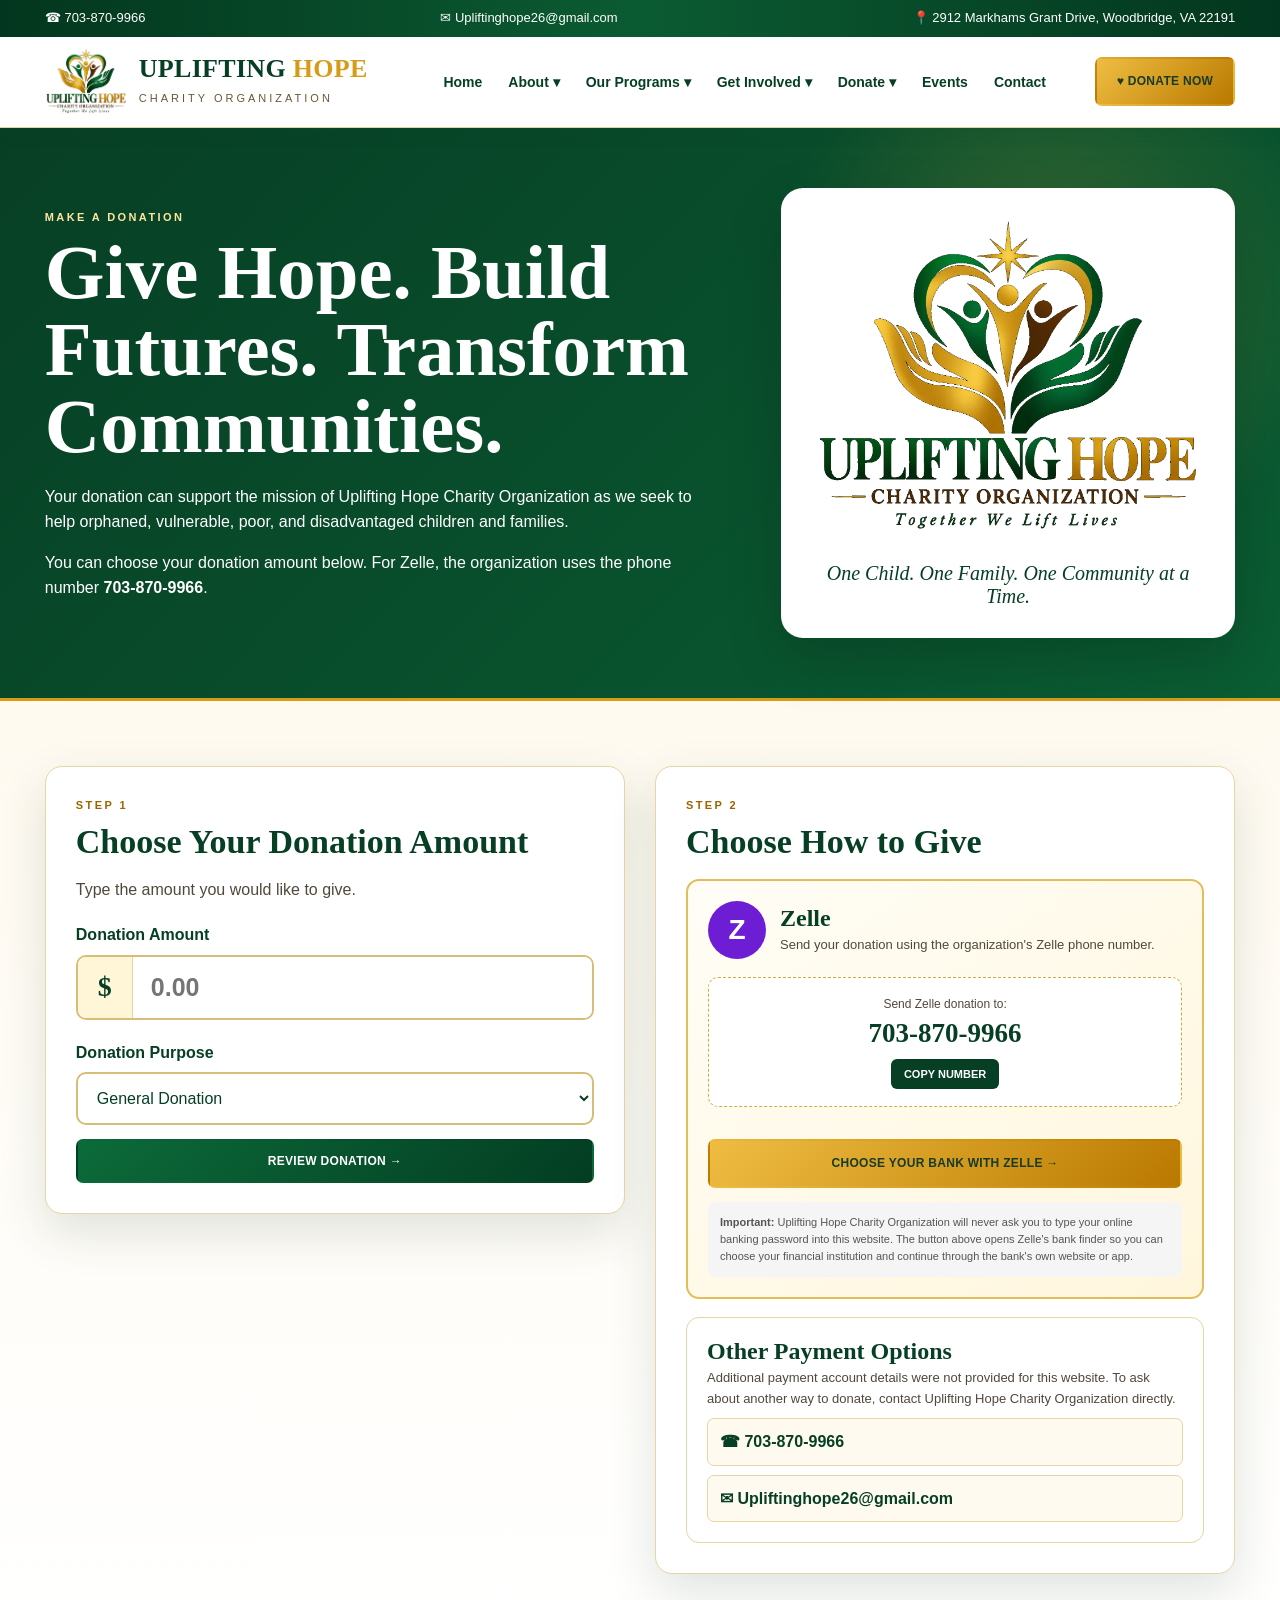
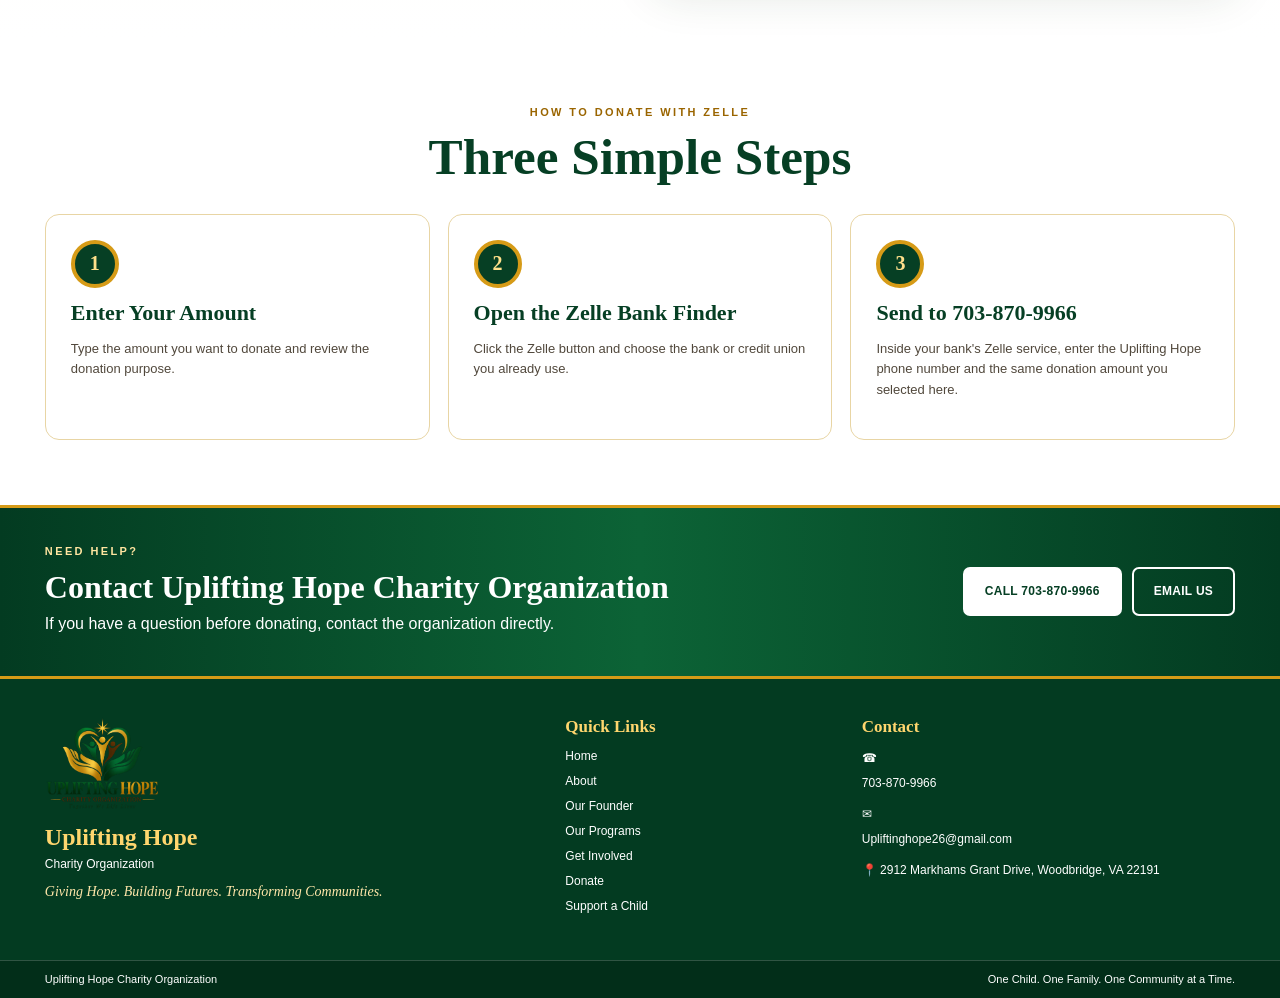
<file: donate.html>
<!doctype html>
<html lang="en">
<head>
<meta charset="utf-8">
<meta name="viewport" content="width=device-width, initial-scale=1">
<title>Donate | Uplifting Hope Charity Organization</title>
<meta name="description" content="Donate to Uplifting Hope Charity Organization using Zelle or contact the organization for other payment options.">
<link rel="stylesheet" href="styles.css">
</head>
<body>
<header class="site-header">
  <div class="topbar">
    <div class="wrap topbar-inner">
      <a href="tel:+17038709966">☎ 703-870-9966</a>
      <a href="mailto:Upliftinghope26@gmail.com">✉ Upliftinghope26@gmail.com</a>
      <span>📍 2912 Markhams Grant Drive, Woodbridge, VA 22191</span>
    </div>
  </div>

  <div class="wrap navrow">
    <a class="brand" href="index.html">
      <img src="assets/uplifting-hope-logo.png" alt="Uplifting Hope Charity Organization logo">
      <div>
        <strong>UPLIFTING <span>HOPE</span></strong>
        <small>CHARITY ORGANIZATION</small>
      </div>
    </a>

    <button class="menu-toggle" aria-label="Open menu">☰</button>

    <nav class="nav" id="mainNav">
      <a href="index.html">Home</a>

      <div class="dropdown">
        <button type="button">About ▾</button>
        <div class="dropdown-menu">
          <a href="about.html#how-it-started">How It Started</a>
          <a href="about.html#our-story">Our Story</a>
          <a href="about.html#mission">Our Mission</a>
          <a href="about.html#vision">Our Vision</a>
          <a href="founder.html">Our Founder</a>
          <a href="about.html#dream">My Dream</a>
          <a href="about.html#commitment">My Commitment</a>
        </div>
      </div>

      <div class="dropdown">
        <button type="button">Our Programs ▾</button>
        <div class="dropdown-menu program-menu">
          <a href="programs.html#education">Educational Assistance</a>
          <a href="programs.html#food">Food & Basic Necessities</a>
          <a href="programs.html#clothing">Clothing & School Supplies</a>
          <a href="programs.html#healthcare">Healthcare Support</a>
          <a href="programs.html#mentorship">Mentorship & Life-Skills</a>
          <a href="programs.html#families">Vulnerable Families & Young Mothers</a>
        </div>
      </div>

      <div class="dropdown">
        <button type="button">Get Involved ▾</button>
        <div class="dropdown-menu">
          <a href="volunteer.html">Volunteer Application</a>
          <a href="support-a-child.html">Support a Child</a>
          <a href="get-involved.html#families">Individuals & Families</a>
          <a href="get-involved.html#leaders">Community Leaders</a>
          <a href="get-involved.html#organizations">Organizations & Businesses</a>
          <a href="donate.html">Donate</a>
        </div>
      </div>

      <div class="dropdown">
        <button type="button">Donate ▾</button>
        <div class="dropdown-menu">
          <a href="donate.html">Make a Donation</a>
          <a href="support-a-child.html">Support a Child</a>
        </div>
      </div>

      <a href="events.html">Events</a>
      <a href="contact.html">Contact</a>
    </nav>

    <a class="btn gold header-donate" href="donate.html">♥ DONATE NOW</a>
  </div>
</header>
<main>
<section class="donation-page-hero">
  <div class="wrap donation-hero-grid">
    <div>
      <span class="eyebrow light">MAKE A DONATION</span>
      <h1>Give Hope. Build Futures. Transform Communities.</h1>
      <p>Your donation can support the mission of Uplifting Hope Charity Organization as we seek to help orphaned, vulnerable, poor, and disadvantaged children and families.</p>
      <p>You can choose your donation amount below. For Zelle, the organization uses the phone number <strong>703-870-9966</strong>.</p>
    </div>

    <div class="donation-logo-card">
      <img src="assets/uplifting-hope-logo.png" alt="Uplifting Hope Charity Organization logo">
      <strong>One Child. One Family. One Community at a Time.</strong>
    </div>
  </div>
</section>

<section class="section donation-builder-section">
  <div class="wrap donation-layout">
    <div class="donation-builder">
      <span class="eyebrow">STEP 1</span>
      <h2>Choose Your Donation Amount</h2>
      <p>Type the amount you would like to give.</p>

      <label class="amount-label" for="donationAmount">Donation Amount</label>
      <div class="amount-input-wrap">
        <span>$</span>
        <input id="donationAmount" class="donation-amount-input" type="number" min="1" step="0.01" inputmode="decimal" placeholder="0.00">
      </div>

      <label class="amount-label" for="donationPurpose">Donation Purpose</label>
      <select id="donationPurpose" class="donation-select">
        <option value="General Donation">General Donation</option>
        <option value="Educational Assistance">Educational Assistance</option>
        <option value="Food and Basic Necessities">Food and Basic Necessities</option>
        <option value="Clothing and School Supplies">Clothing and School Supplies</option>
        <option value="Healthcare Support">Healthcare Support</option>
        <option value="Mentorship and Life-Skills Guidance">Mentorship and Life-Skills Guidance</option>
        <option value="Vulnerable Families and Young Mothers">Vulnerable Families and Young Mothers</option>
        <option value="Support a Child">Support a Child</option>
      </select>

      <button id="reviewDonation" class="btn green full" type="button">REVIEW DONATION →</button>

      <div id="donationSummary" class="donation-summary" hidden>
        <span class="eyebrow">YOUR DONATION</span>
        <div class="summary-row"><span>Amount</span><strong id="summaryAmount">$0.00</strong></div>
        <div class="summary-row"><span>Purpose</span><strong id="summaryPurpose">General Donation</strong></div>
        <div class="summary-row"><span>Zelle Recipient</span><strong>703-870-9966</strong></div>
      </div>
    </div>

    <aside class="payment-panel">
      <span class="eyebrow">STEP 2</span>
      <h2>Choose How to Give</h2>

      <div class="payment-option featured-payment">
        <div class="payment-title">
          <div class="payment-icon">Z</div>
          <div>
            <h3>Zelle</h3>
            <p>Send your donation using the organization's Zelle phone number.</p>
          </div>
        </div>

        <div class="recipient-box">
          <span>Send Zelle donation to:</span>
          <strong id="zellePhone">703-870-9966</strong>
          <button class="copy-button" type="button" data-copy="7038709966">COPY NUMBER</button>
        </div>

        <a id="zelleBankButton" class="btn gold full external-payment-button" href="https://enroll.zellepay.com/" target="_blank" rel="noopener">
          CHOOSE YOUR BANK WITH ZELLE →
        </a>

        <p class="security-note"><strong>Important:</strong> Uplifting Hope Charity Organization will never ask you to type your online banking password into this website. The button above opens Zelle's bank finder so you can choose your financial institution and continue through the bank's own website or app.</p>
      </div>

      <div class="payment-option">
        <h3>Other Payment Options</h3>
        <p>Additional payment account details were not provided for this website. To ask about another way to donate, contact Uplifting Hope Charity Organization directly.</p>
        <a class="contact-payment-link" href="tel:+17038709966">☎ 703-870-9966</a>
        <a class="contact-payment-link" href="mailto:Upliftinghope26@gmail.com?subject=Donation%20to%20Uplifting%20Hope%20Charity%20Organization">✉ Upliftinghope26@gmail.com</a>
      </div>
    </aside>
  </div>
</section>

<section class="donation-instructions section">
  <div class="wrap">
    <div class="section-heading centered">
      <span class="eyebrow">HOW TO DONATE WITH ZELLE</span>
      <h2>Three Simple Steps</h2>
    </div>
    <div class="donation-steps">
      <article><span>1</span><h3>Enter Your Amount</h3><p>Type the amount you want to donate and review the donation purpose.</p></article>
      <article><span>2</span><h3>Open the Zelle Bank Finder</h3><p>Click the Zelle button and choose the bank or credit union you already use.</p></article>
      <article><span>3</span><h3>Send to 703-870-9966</h3><p>Inside your bank's Zelle service, enter the Uplifting Hope phone number and the same donation amount you selected here.</p></article>
    </div>
  </div>
</section>

<section class="donation-help">
  <div class="wrap donation-help-inner">
    <div>
      <span class="eyebrow light">NEED HELP?</span>
      <h2>Contact Uplifting Hope Charity Organization</h2>
      <p>If you have a question before donating, contact the organization directly.</p>
    </div>
    <div>
      <a class="btn white" href="tel:+17038709966">CALL 703-870-9966</a>
      <a class="btn transparent" href="mailto:Upliftinghope26@gmail.com">EMAIL US</a>
    </div>
  </div>
</section>
</main>
<footer class="footer">
  <div class="wrap footer-grid">
    <div class="footer-brand">
      <img src="assets/uplifting-hope-logo.png" alt="Uplifting Hope logo">
      <h3>Uplifting Hope</h3>
      <p>Charity Organization</p>
      <strong>Giving Hope. Building Futures. Transforming Communities.</strong>
    </div>

    <div>
      <h4>Quick Links</h4>
      <a href="index.html">Home</a>
      <a href="about.html">About</a>
      <a href="founder.html">Our Founder</a>
      <a href="programs.html">Our Programs</a>
      <a href="get-involved.html">Get Involved</a>
      <a href="donate.html">Donate</a>
      <a href="support-a-child.html">Support a Child</a>
    </div>

    <div>
      <h4>Contact</h4>
      <p>☎ <a href="tel:+17038709966">703-870-9966</a></p>
      <p>✉ <a href="mailto:Upliftinghope26@gmail.com">Upliftinghope26@gmail.com</a></p>
      <p>📍 2912 Markhams Grant Drive, Woodbridge, VA 22191</p>
    </div>
  </div>

  <div class="footer-bottom">
    <div class="wrap">
      <span>Uplifting Hope Charity Organization</span>
      <span>One Child. One Family. One Community at a Time.</span>
    </div>
  </div>
</footer><script src="script.js"></script><script src="donation.js"></script><script src="form-handler.js"></script></body></html>
</file>
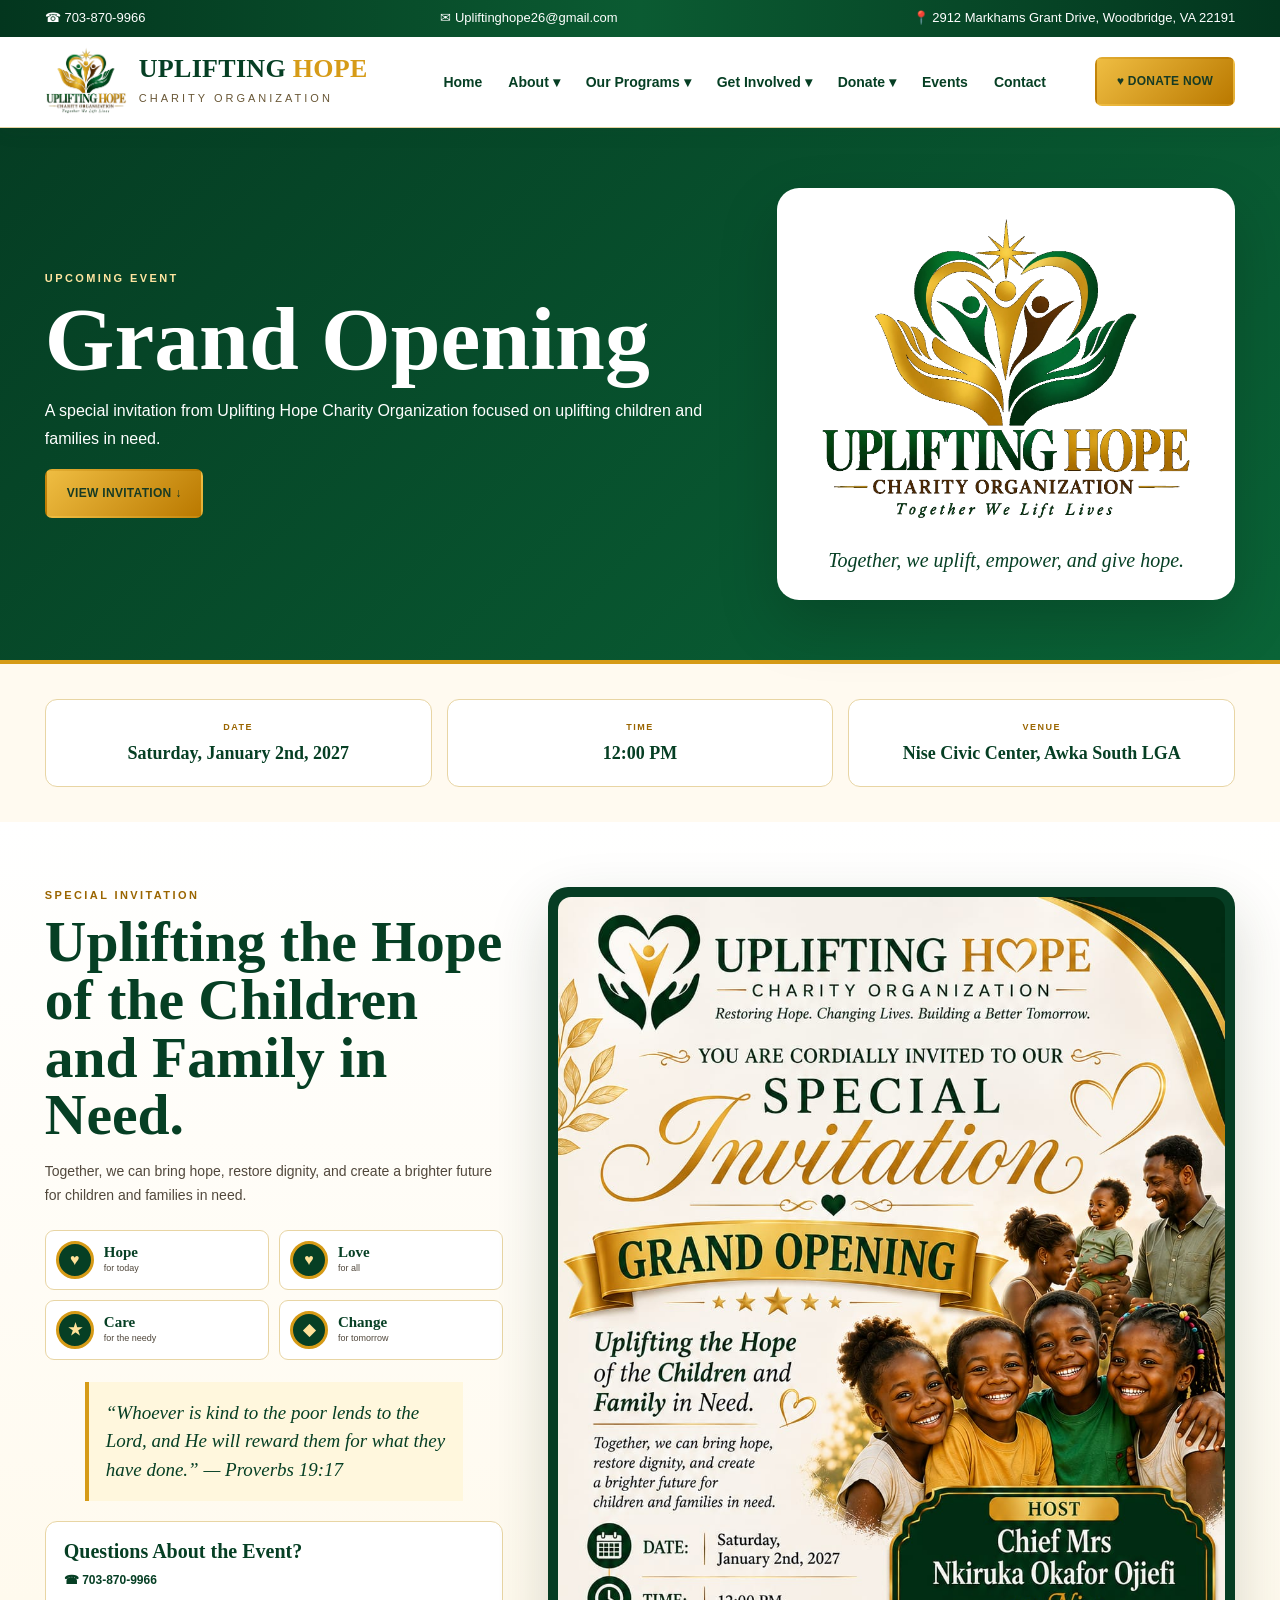
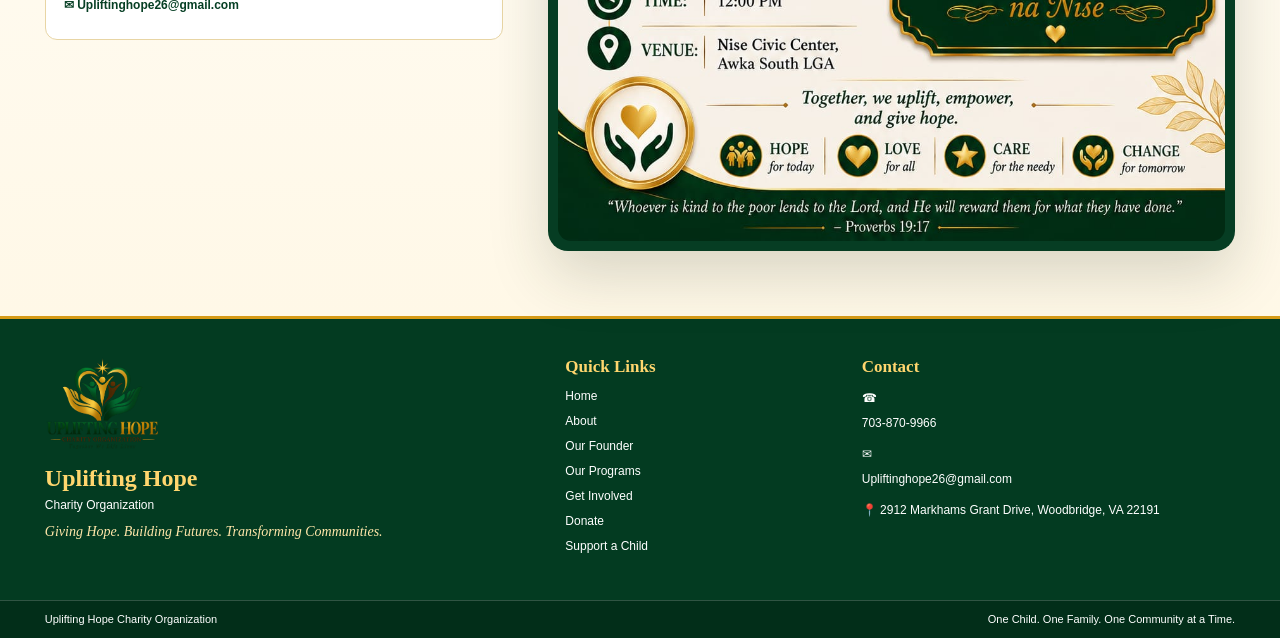
<file: events.html>
<!doctype html>
<html lang="en">
<head>
<meta charset="utf-8">
<meta name="viewport" content="width=device-width, initial-scale=1">
<title>Events | Uplifting Hope Charity Organization</title>
<meta name="description" content="Events and Grand Opening information for Uplifting Hope Charity Organization.">
<link rel="stylesheet" href="styles.css">
</head>
<body>
<header class="site-header">
  <div class="topbar">
    <div class="wrap topbar-inner">
      <a href="tel:+17038709966">☎ 703-870-9966</a>
      <a href="mailto:Upliftinghope26@gmail.com">✉ Upliftinghope26@gmail.com</a>
      <span>📍 2912 Markhams Grant Drive, Woodbridge, VA 22191</span>
    </div>
  </div>

  <div class="wrap navrow">
    <a class="brand" href="index.html">
      <img src="assets/uplifting-hope-logo.png" alt="Uplifting Hope Charity Organization logo">
      <div>
        <strong>UPLIFTING <span>HOPE</span></strong>
        <small>CHARITY ORGANIZATION</small>
      </div>
    </a>

    <button class="menu-toggle" aria-label="Open menu">☰</button>

    <nav class="nav" id="mainNav">
      <a href="index.html">Home</a>

      <div class="dropdown">
        <button type="button">About ▾</button>
        <div class="dropdown-menu">
          <a href="about.html#how-it-started">How It Started</a>
          <a href="about.html#our-story">Our Story</a>
          <a href="about.html#mission">Our Mission</a>
          <a href="about.html#vision">Our Vision</a>
          <a href="founder.html">Our Founder</a>
          <a href="about.html#dream">My Dream</a>
          <a href="about.html#commitment">My Commitment</a>
        </div>
      </div>

      <div class="dropdown">
        <button type="button">Our Programs ▾</button>
        <div class="dropdown-menu program-menu">
          <a href="programs.html#education">Educational Assistance</a>
          <a href="programs.html#food">Food & Basic Necessities</a>
          <a href="programs.html#clothing">Clothing & School Supplies</a>
          <a href="programs.html#healthcare">Healthcare Support</a>
          <a href="programs.html#mentorship">Mentorship & Life-Skills</a>
          <a href="programs.html#families">Vulnerable Families & Young Mothers</a>
        </div>
      </div>

      <div class="dropdown">
        <button type="button">Get Involved ▾</button>
        <div class="dropdown-menu">
          <a href="volunteer.html">Volunteer Application</a>
          <a href="support-a-child.html">Support a Child</a>
          <a href="get-involved.html#families">Individuals & Families</a>
          <a href="get-involved.html#leaders">Community Leaders</a>
          <a href="get-involved.html#organizations">Organizations & Businesses</a>
          <a href="donate.html">Donate</a>
        </div>
      </div>

      <div class="dropdown">
        <button type="button">Donate ▾</button>
        <div class="dropdown-menu">
          <a href="donate.html">Make a Donation</a>
          <a href="support-a-child.html">Support a Child</a>
        </div>
      </div>

      <a href="events.html">Events</a>
      <a href="contact.html">Contact</a>
    </nav>

    <a class="btn gold header-donate" href="donate.html">♥ DONATE NOW</a>
  </div>
</header>
<main>
<section class="event-page-hero">
  <div class="wrap event-page-hero-grid">
    <div>
      <span class="eyebrow light">UPCOMING EVENT</span>
      <h1>Grand Opening</h1>
      <p>A special invitation from Uplifting Hope Charity Organization focused on uplifting children and families in need.</p>
      <a class="btn gold" href="#invitation">VIEW INVITATION ↓</a>
    </div>
    <div class="event-hero-badge">
      <img src="assets/uplifting-hope-logo.png" alt="Uplifting Hope Charity Organization logo">
      <strong>Together, we uplift, empower, and give hope.</strong>
    </div>
  </div>
</section>

<section class="section event-page-details">
  <div class="wrap event-summary-grid">
    <article><span>DATE</span><strong>Saturday, January 2nd, 2027</strong></article>
    <article><span>TIME</span><strong>12:00 PM</strong></article>
    <article><span>VENUE</span><strong>Nise Civic Center, Awka South LGA</strong></article>
  </div>
</section>

<section class="section event-invitation-section" id="invitation">
  <div class="wrap event-invitation-grid">
    <div class="event-invitation-copy">
      <span class="eyebrow">SPECIAL INVITATION</span>
      <h2>Uplifting the Hope of the Children and Family in Need.</h2>
      <p>Together, we can bring hope, restore dignity, and create a brighter future for children and families in need.</p>

      <div class="event-values">
        <div><b>♥</b><span><strong>Hope</strong><small>for today</small></span></div>
        <div><b>♥</b><span><strong>Love</strong><small>for all</small></span></div>
        <div><b>★</b><span><strong>Care</strong><small>for the needy</small></span></div>
        <div><b>◆</b><span><strong>Change</strong><small>for tomorrow</small></span></div>
      </div>

      <blockquote>“Whoever is kind to the poor lends to the Lord, and He will reward them for what they have done.” — Proverbs 19:17</blockquote>

      <div class="event-contact-box">
        <h3>Questions About the Event?</h3>
        <a href="tel:+17038709966">☎ 703-870-9966</a>
        <a href="mailto:Upliftinghope26@gmail.com">✉ Upliftinghope26@gmail.com</a>
      </div>
    </div>

    <div class="event-flyer-large">
      <img src="assets/grand-opening-invitation.jpg" alt="Grand Opening invitation for Uplifting Hope Charity Organization">
    </div>
  </div>
</section>
</main>
<footer class="footer">
  <div class="wrap footer-grid">
    <div class="footer-brand">
      <img src="assets/uplifting-hope-logo.png" alt="Uplifting Hope logo">
      <h3>Uplifting Hope</h3>
      <p>Charity Organization</p>
      <strong>Giving Hope. Building Futures. Transforming Communities.</strong>
    </div>

    <div>
      <h4>Quick Links</h4>
      <a href="index.html">Home</a>
      <a href="about.html">About</a>
      <a href="founder.html">Our Founder</a>
      <a href="programs.html">Our Programs</a>
      <a href="get-involved.html">Get Involved</a>
      <a href="donate.html">Donate</a>
      <a href="support-a-child.html">Support a Child</a>
    </div>

    <div>
      <h4>Contact</h4>
      <p>☎ <a href="tel:+17038709966">703-870-9966</a></p>
      <p>✉ <a href="mailto:Upliftinghope26@gmail.com">Upliftinghope26@gmail.com</a></p>
      <p>📍 2912 Markhams Grant Drive, Woodbridge, VA 22191</p>
    </div>
  </div>

  <div class="footer-bottom">
    <div class="wrap">
      <span>Uplifting Hope Charity Organization</span>
      <span>One Child. One Family. One Community at a Time.</span>
    </div>
  </div>
</footer>
<script src="script.js"></script><script src="form-handler.js"></script>
</body>
</html>
</file>
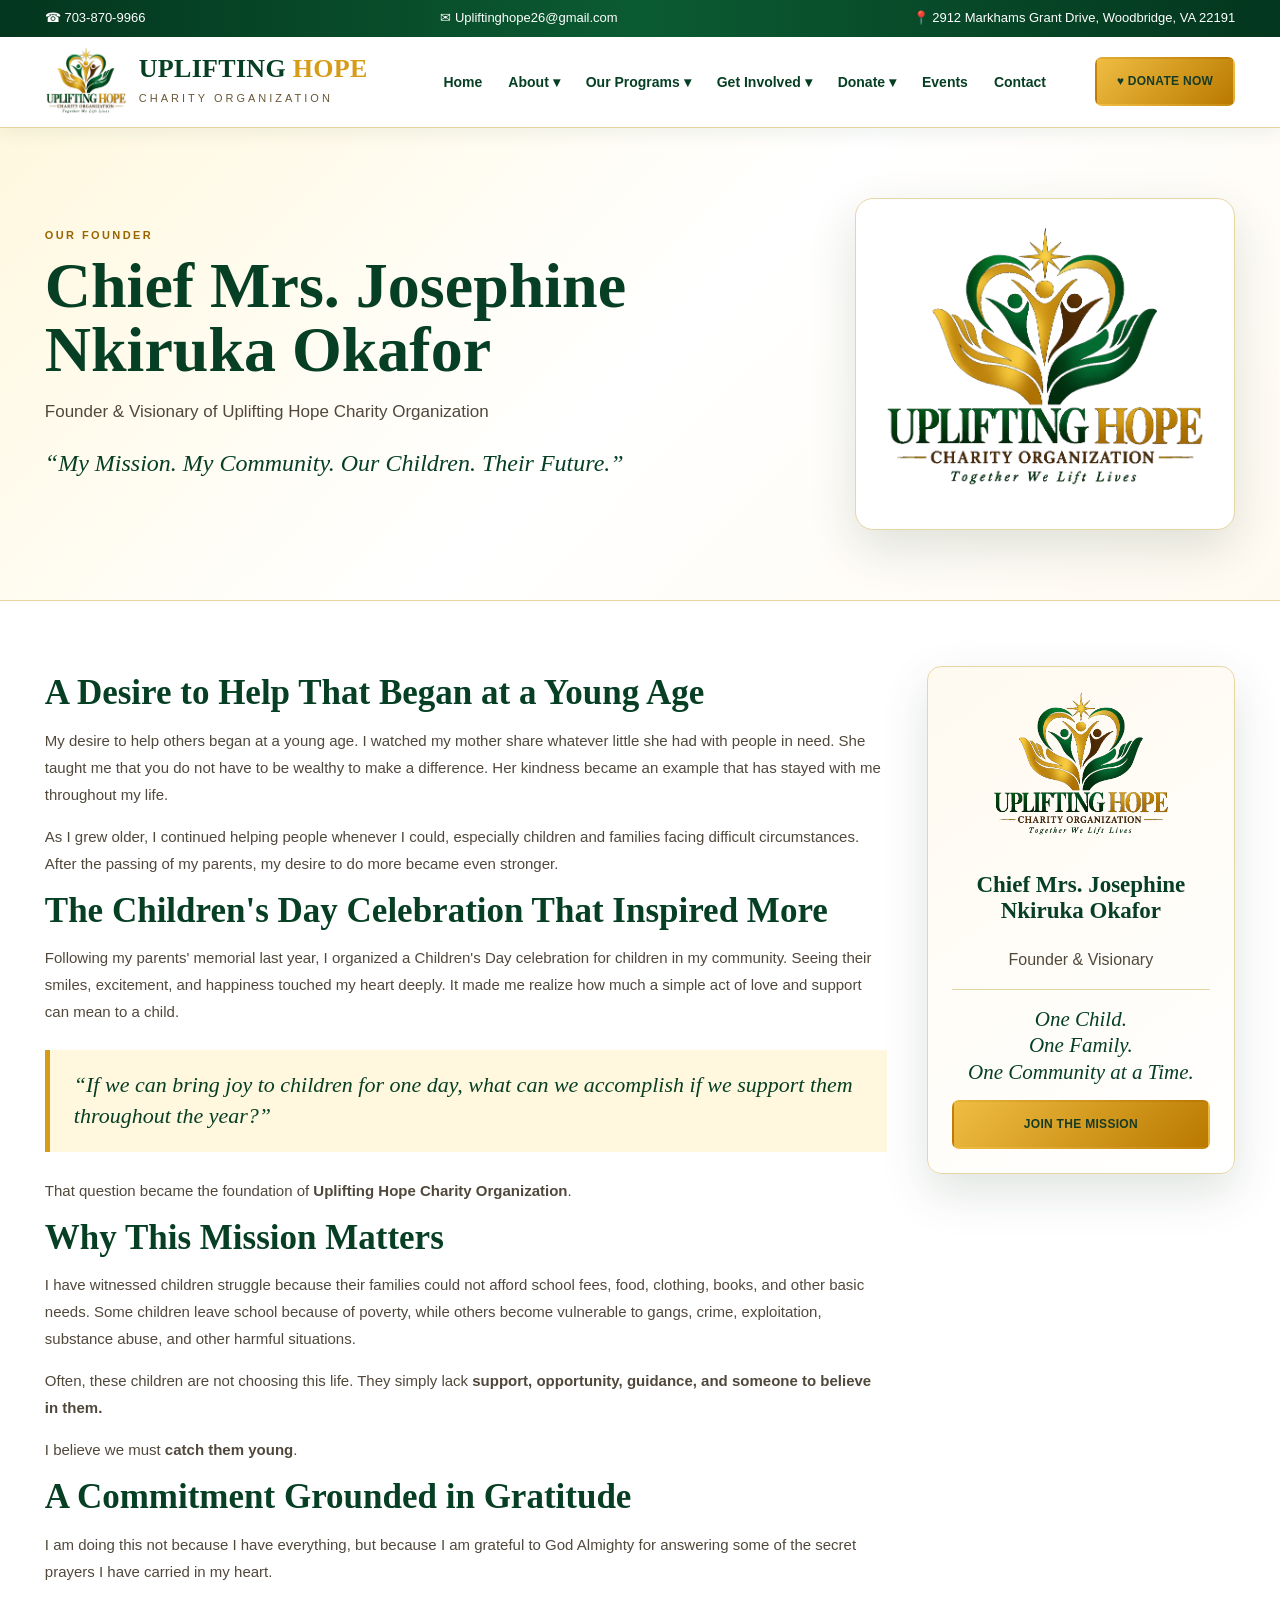
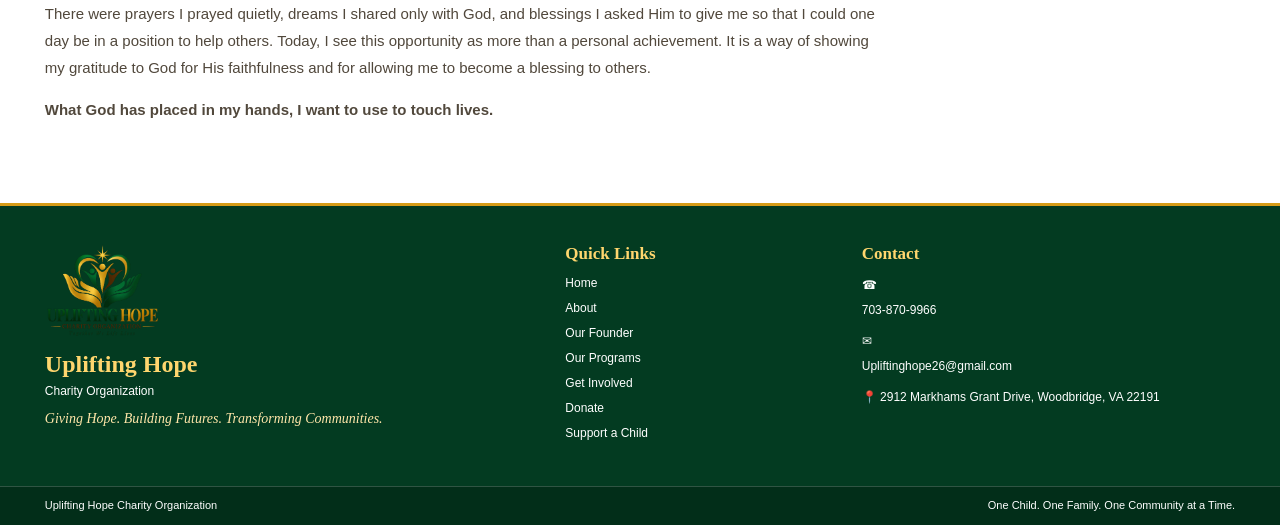
<file: founder.html>
<!doctype html>
<html lang="en">
<head>
<meta charset="utf-8">
<meta name="viewport" content="width=device-width, initial-scale=1">
<title>Our Founder | Uplifting Hope Charity Organization</title>
<meta name="description" content="Founder story of Chief Mrs. Josephine Nkiruka Okafor, founder of Uplifting Hope Charity Organization.">
<link rel="stylesheet" href="styles.css">
</head>
<body>

<header class="site-header">
  <div class="topbar">
    <div class="wrap topbar-inner">
      <a href="tel:+17038709966">☎ 703-870-9966</a>
      <a href="mailto:Upliftinghope26@gmail.com">✉ Upliftinghope26@gmail.com</a>
      <span>📍 2912 Markhams Grant Drive, Woodbridge, VA 22191</span>
    </div>
  </div>

  <div class="wrap navrow">
    <a class="brand" href="index.html">
      <img src="assets/uplifting-hope-logo.png" alt="Uplifting Hope Charity Organization logo">
      <div>
        <strong>UPLIFTING <span>HOPE</span></strong>
        <small>CHARITY ORGANIZATION</small>
      </div>
    </a>

    <button class="menu-toggle" aria-label="Open menu">☰</button>

    <nav class="nav" id="mainNav">
      <a href="index.html">Home</a>

      <div class="dropdown">
        <button type="button">About ▾</button>
        <div class="dropdown-menu">
          <a href="about.html#how-it-started">How It Started</a>
          <a href="about.html#our-story">Our Story</a>
          <a href="about.html#mission">Our Mission</a>
          <a href="about.html#vision">Our Vision</a>
          <a href="founder.html">Our Founder</a>
          <a href="about.html#dream">My Dream</a>
          <a href="about.html#commitment">My Commitment</a>
        </div>
      </div>

      <div class="dropdown">
        <button type="button">Our Programs ▾</button>
        <div class="dropdown-menu program-menu">
          <a href="programs.html#education">Educational Assistance</a>
          <a href="programs.html#food">Food & Basic Necessities</a>
          <a href="programs.html#clothing">Clothing & School Supplies</a>
          <a href="programs.html#healthcare">Healthcare Support</a>
          <a href="programs.html#mentorship">Mentorship & Life-Skills</a>
          <a href="programs.html#families">Vulnerable Families & Young Mothers</a>
        </div>
      </div>

      <div class="dropdown">
        <button type="button">Get Involved ▾</button>
        <div class="dropdown-menu">
          <a href="volunteer.html">Volunteer Application</a>
          <a href="support-a-child.html">Support a Child</a>
          <a href="get-involved.html#families">Individuals & Families</a>
          <a href="get-involved.html#leaders">Community Leaders</a>
          <a href="get-involved.html#organizations">Organizations & Businesses</a>
          <a href="donate.html">Donate</a>
        </div>
      </div>

      <div class="dropdown">
        <button type="button">Donate ▾</button>
        <div class="dropdown-menu">
          <a href="donate.html">Make a Donation</a>
          <a href="support-a-child.html">Support a Child</a>
        </div>
      </div>

      <a href="events.html">Events</a>
      <a href="contact.html">Contact</a>
    </nav>

    <a class="btn gold header-donate" href="donate.html">♥ DONATE NOW</a>
  </div>
</header>

<main>
<section class="page-hero founder-hero">
  <div class="wrap founder-hero-grid">
    <div>
      <span class="eyebrow">OUR FOUNDER</span>
      <h1>Chief Mrs. Josephine Nkiruka Okafor</h1>
      <p>Founder & Visionary of Uplifting Hope Charity Organization</p>
      <blockquote>“My Mission. My Community. Our Children. Their Future.”</blockquote>
    </div>
    <div class="founder-logo-card">
      <img src="assets/uplifting-hope-logo.png" alt="Uplifting Hope Charity Organization logo">
    </div>
  </div>
</section>

<section class="section">
  <div class="wrap founder-story">
    <div class="rich-copy">
      <h2>A Desire to Help That Began at a Young Age</h2>
      <p>My desire to help others began at a young age. I watched my mother share whatever little she had with people in need. She taught me that you do not have to be wealthy to make a difference. Her kindness became an example that has stayed with me throughout my life.</p>
      <p>As I grew older, I continued helping people whenever I could, especially children and families facing difficult circumstances. After the passing of my parents, my desire to do more became even stronger.</p>

      <h2>The Children's Day Celebration That Inspired More</h2>
      <p>Following my parents' memorial last year, I organized a Children's Day celebration for children in my community. Seeing their smiles, excitement, and happiness touched my heart deeply. It made me realize how much a simple act of love and support can mean to a child.</p>
      <blockquote>“If we can bring joy to children for one day, what can we accomplish if we support them throughout the year?”</blockquote>
      <p>That question became the foundation of <strong>Uplifting Hope Charity Organization</strong>.</p>

      <h2>Why This Mission Matters</h2>
      <p>I have witnessed children struggle because their families could not afford school fees, food, clothing, books, and other basic needs. Some children leave school because of poverty, while others become vulnerable to gangs, crime, exploitation, substance abuse, and other harmful situations.</p>
      <p>Often, these children are not choosing this life. They simply lack <strong>support, opportunity, guidance, and someone to believe in them.</strong></p>
      <p>I believe we must <strong>catch them young</strong>.</p>

      <h2>A Commitment Grounded in Gratitude</h2>
      <p>I am doing this not because I have everything, but because I am grateful to God Almighty for answering some of the secret prayers I have carried in my heart.</p>
      <p>There were prayers I prayed quietly, dreams I shared only with God, and blessings I asked Him to give me so that I could one day be in a position to help others. Today, I see this opportunity as more than a personal achievement. It is a way of showing my gratitude to God for His faithfulness and for allowing me to become a blessing to others.</p>
      <p><strong>What God has placed in my hands, I want to use to touch lives.</strong></p>
    </div>

    <aside class="founder-side-card">
      <img src="assets/uplifting-hope-logo.png" alt="Uplifting Hope logo">
      <h3>Chief Mrs. Josephine Nkiruka Okafor</h3>
      <p>Founder & Visionary</p>
      <hr>
      <strong>One Child.<br>One Family.<br>One Community at a Time.</strong>
      <a class="btn gold full" href="get-involved.html">JOIN THE MISSION</a>
    </aside>
  </div>
</section>
</main>

<footer class="footer">
  <div class="wrap footer-grid">
    <div class="footer-brand">
      <img src="assets/uplifting-hope-logo.png" alt="Uplifting Hope logo">
      <h3>Uplifting Hope</h3>
      <p>Charity Organization</p>
      <strong>Giving Hope. Building Futures. Transforming Communities.</strong>
    </div>

    <div>
      <h4>Quick Links</h4>
      <a href="index.html">Home</a>
      <a href="about.html">About</a>
      <a href="founder.html">Our Founder</a>
      <a href="programs.html">Our Programs</a>
      <a href="get-involved.html">Get Involved</a>
      <a href="donate.html">Donate</a>
      <a href="support-a-child.html">Support a Child</a>
    </div>

    <div>
      <h4>Contact</h4>
      <p>☎ <a href="tel:+17038709966">703-870-9966</a></p>
      <p>✉ <a href="mailto:Upliftinghope26@gmail.com">Upliftinghope26@gmail.com</a></p>
      <p>📍 2912 Markhams Grant Drive, Woodbridge, VA 22191</p>
    </div>
  </div>

  <div class="footer-bottom">
    <div class="wrap">
      <span>Uplifting Hope Charity Organization</span>
      <span>One Child. One Family. One Community at a Time.</span>
    </div>
  </div>
</footer>
<script src="script.js"></script><script src="form-handler.js"></script></body></html>
</file>
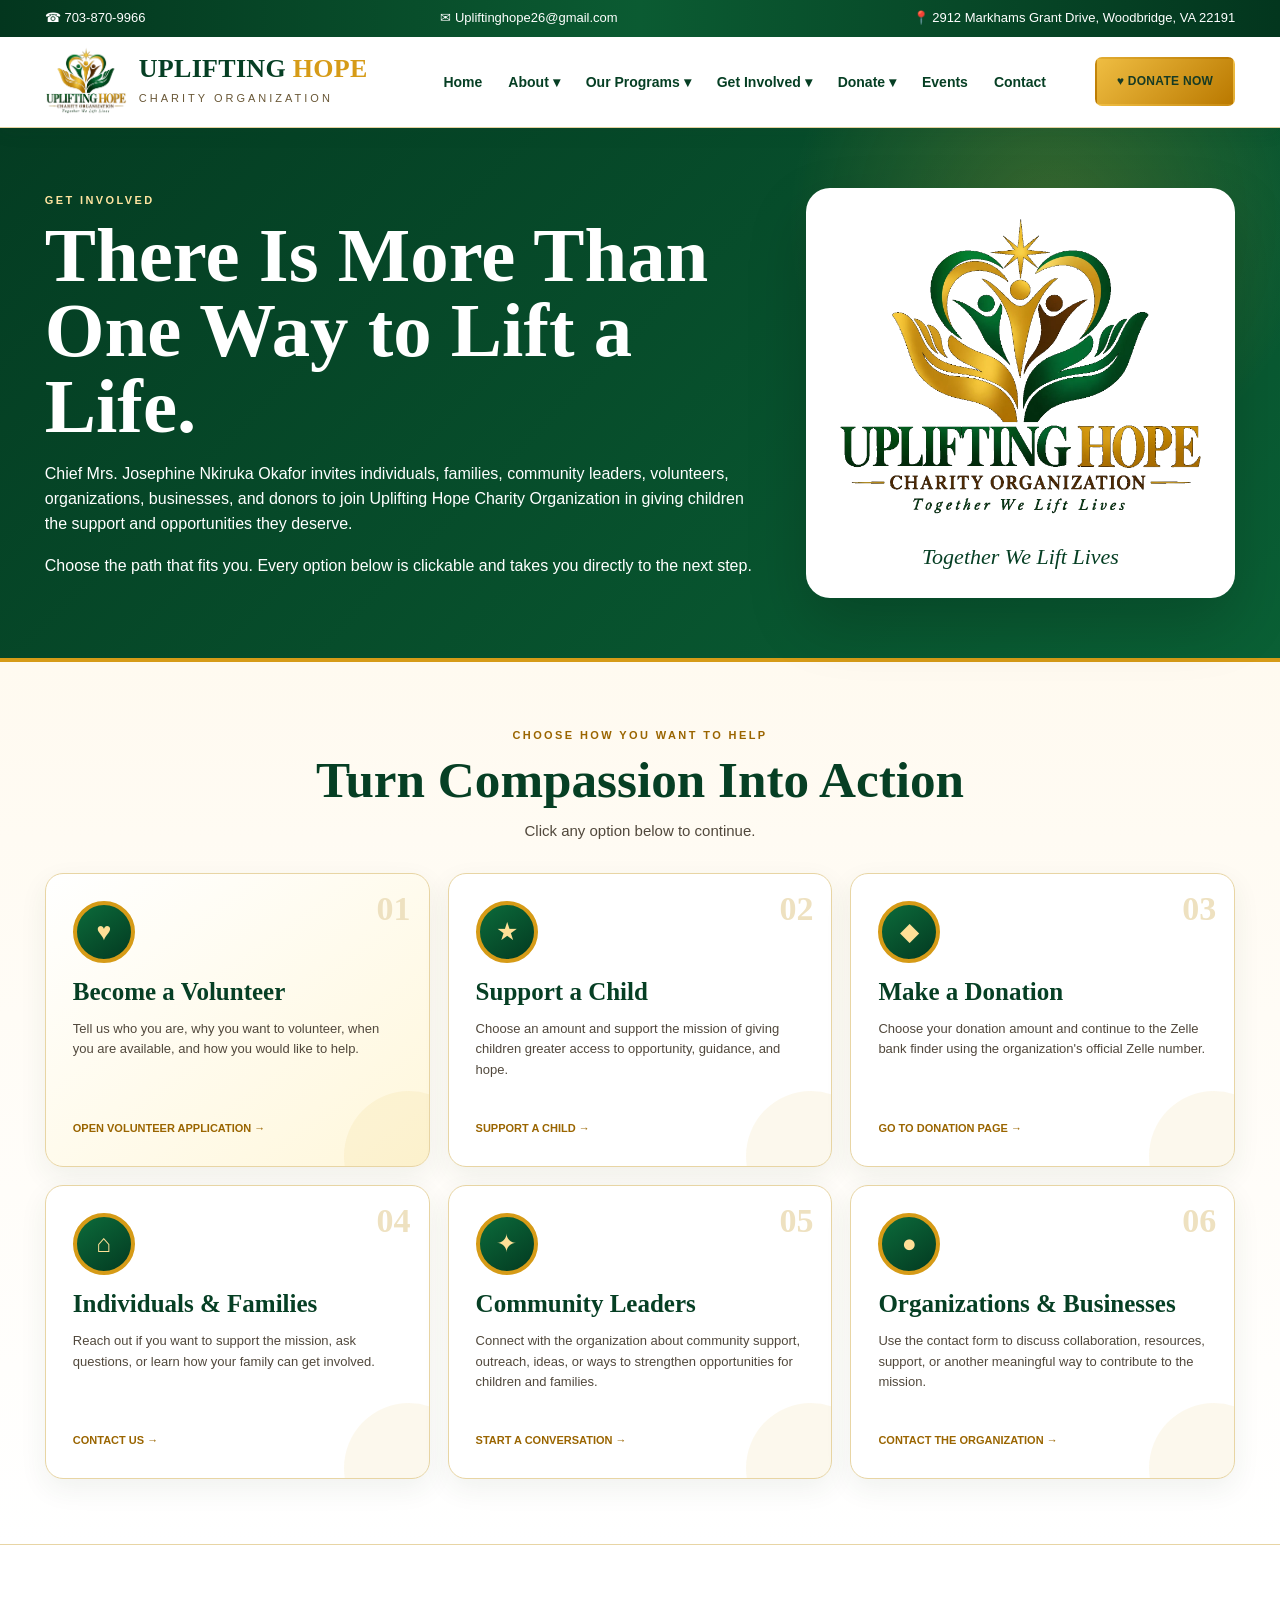
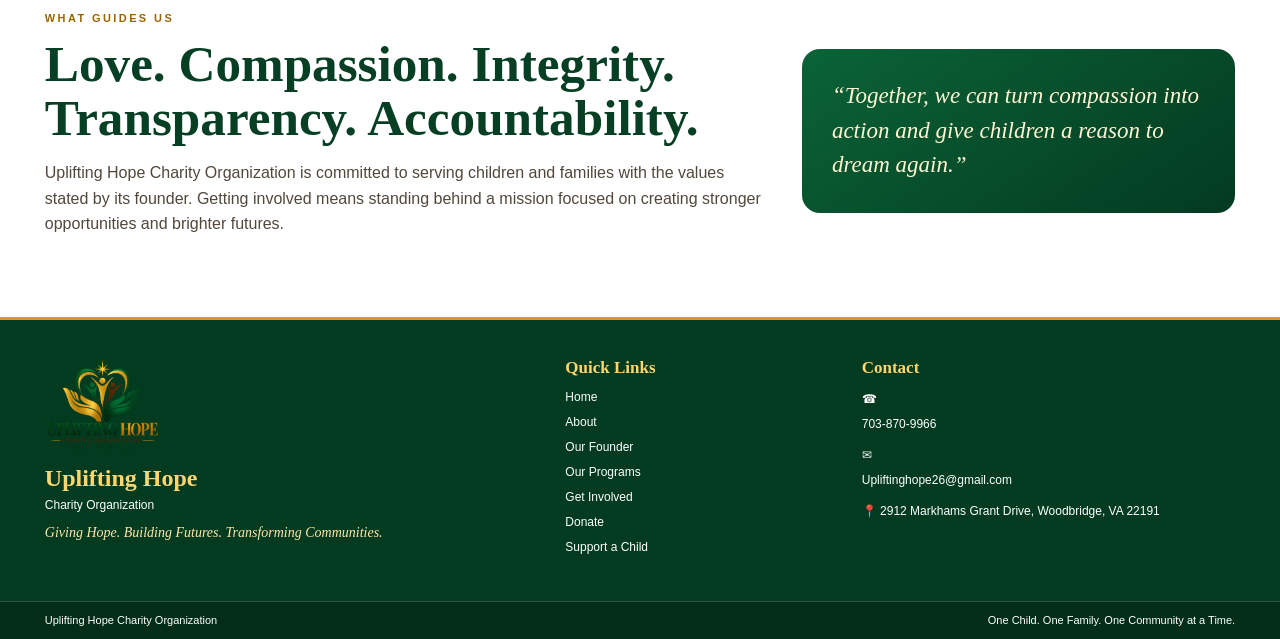
<file: get-involved.html>
<!doctype html>
<html lang="en">
<head>
<meta charset="utf-8">
<meta name="viewport" content="width=device-width, initial-scale=1">
<title>Get Involved | Uplifting Hope Charity Organization</title>
<meta name="description" content="Volunteer, donate, support a child, or connect with Uplifting Hope Charity Organization.">
<link rel="stylesheet" href="styles.css">
</head>
<body>
<header class="site-header">
  <div class="topbar">
    <div class="wrap topbar-inner">
      <a href="tel:+17038709966">☎ 703-870-9966</a>
      <a href="mailto:Upliftinghope26@gmail.com">✉ Upliftinghope26@gmail.com</a>
      <span>📍 2912 Markhams Grant Drive, Woodbridge, VA 22191</span>
    </div>
  </div>

  <div class="wrap navrow">
    <a class="brand" href="index.html">
      <img src="assets/uplifting-hope-logo.png" alt="Uplifting Hope Charity Organization logo">
      <div>
        <strong>UPLIFTING <span>HOPE</span></strong>
        <small>CHARITY ORGANIZATION</small>
      </div>
    </a>

    <button class="menu-toggle" aria-label="Open menu">☰</button>

    <nav class="nav" id="mainNav">
      <a href="index.html">Home</a>

      <div class="dropdown">
        <button type="button">About ▾</button>
        <div class="dropdown-menu">
          <a href="about.html#how-it-started">How It Started</a>
          <a href="about.html#our-story">Our Story</a>
          <a href="about.html#mission">Our Mission</a>
          <a href="about.html#vision">Our Vision</a>
          <a href="founder.html">Our Founder</a>
          <a href="about.html#dream">My Dream</a>
          <a href="about.html#commitment">My Commitment</a>
        </div>
      </div>

      <div class="dropdown">
        <button type="button">Our Programs ▾</button>
        <div class="dropdown-menu program-menu">
          <a href="programs.html#education">Educational Assistance</a>
          <a href="programs.html#food">Food & Basic Necessities</a>
          <a href="programs.html#clothing">Clothing & School Supplies</a>
          <a href="programs.html#healthcare">Healthcare Support</a>
          <a href="programs.html#mentorship">Mentorship & Life-Skills</a>
          <a href="programs.html#families">Vulnerable Families & Young Mothers</a>
        </div>
      </div>

      <div class="dropdown">
        <button type="button">Get Involved ▾</button>
        <div class="dropdown-menu">
          <a href="volunteer.html">Volunteer Application</a>
          <a href="support-a-child.html">Support a Child</a>
          <a href="get-involved.html#families">Individuals & Families</a>
          <a href="get-involved.html#leaders">Community Leaders</a>
          <a href="get-involved.html#organizations">Organizations & Businesses</a>
          <a href="donate.html">Donate</a>
        </div>
      </div>

      <div class="dropdown">
        <button type="button">Donate ▾</button>
        <div class="dropdown-menu">
          <a href="donate.html">Make a Donation</a>
          <a href="support-a-child.html">Support a Child</a>
        </div>
      </div>

      <a href="events.html">Events</a>
      <a href="contact.html">Contact</a>
    </nav>

    <a class="btn gold header-donate" href="donate.html">♥ DONATE NOW</a>
  </div>
</header>
<main>
<section class="get-involved-hero">
  <div class="wrap get-involved-hero-grid">
    <div>
      <span class="eyebrow light">GET INVOLVED</span>
      <h1>There Is More Than One Way to Lift a Life.</h1>
      <p>Chief Mrs. Josephine Nkiruka Okafor invites individuals, families, community leaders, volunteers, organizations, businesses, and donors to join Uplifting Hope Charity Organization in giving children the support and opportunities they deserve.</p>
      <p>Choose the path that fits you. Every option below is clickable and takes you directly to the next step.</p>
    </div>
    <div class="get-involved-logo-card">
      <img src="assets/uplifting-hope-logo.png" alt="Uplifting Hope Charity Organization logo">
      <strong>Together We Lift Lives</strong>
    </div>
  </div>
</section>

<section class="section pathways-section">
  <div class="wrap">
    <div class="section-heading centered">
      <span class="eyebrow">CHOOSE HOW YOU WANT TO HELP</span>
      <h2>Turn Compassion Into Action</h2>
      <p>Click any option below to continue.</p>
    </div>

    <div class="pathway-grid">
      <a class="pathway-card volunteer-path" href="volunteer.html">
        <span class="pathway-number">01</span>
        <div class="pathway-icon">♥</div>
        <h3>Become a Volunteer</h3>
        <p>Tell us who you are, why you want to volunteer, when you are available, and how you would like to help.</p>
        <strong>OPEN VOLUNTEER APPLICATION →</strong>
      </a>

      <a class="pathway-card" href="support-a-child.html">
        <span class="pathway-number">02</span>
        <div class="pathway-icon">★</div>
        <h3>Support a Child</h3>
        <p>Choose an amount and support the mission of giving children greater access to opportunity, guidance, and hope.</p>
        <strong>SUPPORT A CHILD →</strong>
      </a>

      <a class="pathway-card" href="donate.html">
        <span class="pathway-number">03</span>
        <div class="pathway-icon">◆</div>
        <h3>Make a Donation</h3>
        <p>Choose your donation amount and continue to the Zelle bank finder using the organization's official Zelle number.</p>
        <strong>GO TO DONATION PAGE →</strong>
      </a>

      <a class="pathway-card" href="contact.html#contact-form">
        <span class="pathway-number">04</span>
        <div class="pathway-icon">⌂</div>
        <h3>Individuals & Families</h3>
        <p>Reach out if you want to support the mission, ask questions, or learn how your family can get involved.</p>
        <strong>CONTACT US →</strong>
      </a>

      <a class="pathway-card" href="contact.html#contact-form">
        <span class="pathway-number">05</span>
        <div class="pathway-icon">✦</div>
        <h3>Community Leaders</h3>
        <p>Connect with the organization about community support, outreach, ideas, or ways to strengthen opportunities for children and families.</p>
        <strong>START A CONVERSATION →</strong>
      </a>

      <a class="pathway-card" href="contact.html#contact-form">
        <span class="pathway-number">06</span>
        <div class="pathway-icon">●</div>
        <h3>Organizations & Businesses</h3>
        <p>Use the contact form to discuss collaboration, resources, support, or another meaningful way to contribute to the mission.</p>
        <strong>CONTACT THE ORGANIZATION →</strong>
      </a>
    </div>
  </div>
</section>

<section class="section involvement-values">
  <div class="wrap involvement-values-grid">
    <div>
      <span class="eyebrow">WHAT GUIDES US</span>
      <h2>Love. Compassion. Integrity. Transparency. Accountability.</h2>
      <p>Uplifting Hope Charity Organization is committed to serving children and families with the values stated by its founder. Getting involved means standing behind a mission focused on creating stronger opportunities and brighter futures.</p>
    </div>
    <blockquote>“Together, we can turn compassion into action and give children a reason to dream again.”</blockquote>
  </div>
</section>
</main>
<footer class="footer">
  <div class="wrap footer-grid">
    <div class="footer-brand">
      <img src="assets/uplifting-hope-logo.png" alt="Uplifting Hope logo">
      <h3>Uplifting Hope</h3>
      <p>Charity Organization</p>
      <strong>Giving Hope. Building Futures. Transforming Communities.</strong>
    </div>

    <div>
      <h4>Quick Links</h4>
      <a href="index.html">Home</a>
      <a href="about.html">About</a>
      <a href="founder.html">Our Founder</a>
      <a href="programs.html">Our Programs</a>
      <a href="get-involved.html">Get Involved</a>
      <a href="donate.html">Donate</a>
      <a href="support-a-child.html">Support a Child</a>
    </div>

    <div>
      <h4>Contact</h4>
      <p>☎ <a href="tel:+17038709966">703-870-9966</a></p>
      <p>✉ <a href="mailto:Upliftinghope26@gmail.com">Upliftinghope26@gmail.com</a></p>
      <p>📍 2912 Markhams Grant Drive, Woodbridge, VA 22191</p>
    </div>
  </div>

  <div class="footer-bottom">
    <div class="wrap">
      <span>Uplifting Hope Charity Organization</span>
      <span>One Child. One Family. One Community at a Time.</span>
    </div>
  </div>
</footer><script src="script.js"></script><script src="form-handler.js"></script></body></html>
</file>
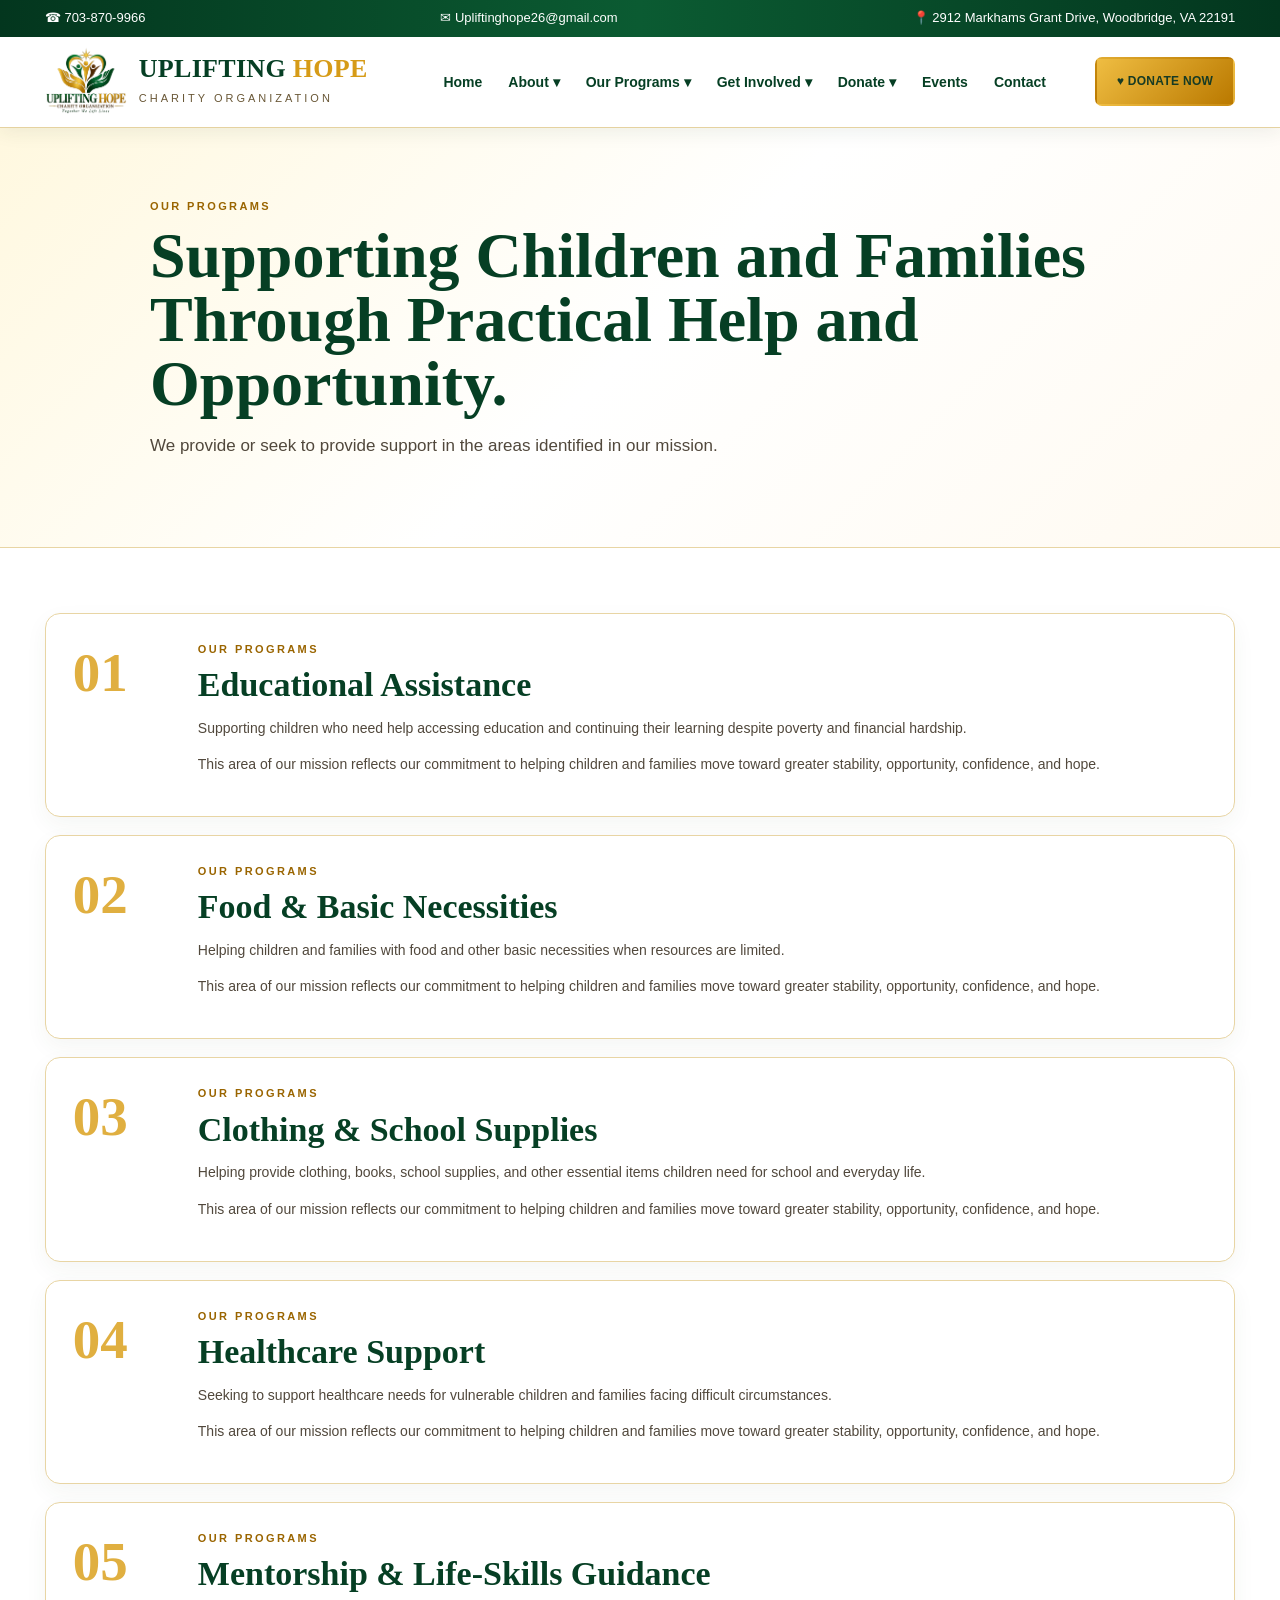
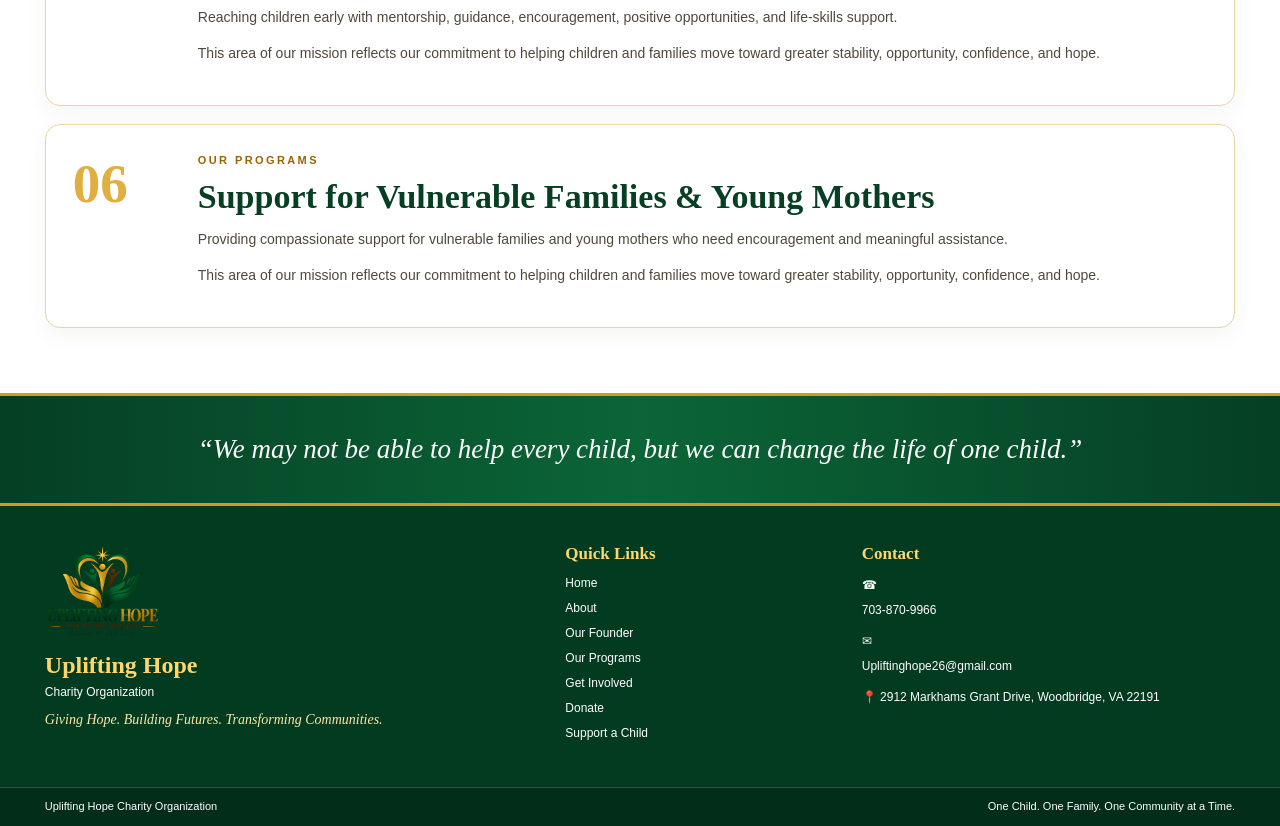
<file: programs.html>
<!doctype html>
<html lang="en">
<head>
<meta charset="utf-8">
<meta name="viewport" content="width=device-width, initial-scale=1">
<title>Our Programs | Uplifting Hope Charity Organization</title>
<meta name="description" content="Programs and areas of support of Uplifting Hope Charity Organization.">
<link rel="stylesheet" href="styles.css">
</head>
<body>

<header class="site-header">
  <div class="topbar">
    <div class="wrap topbar-inner">
      <a href="tel:+17038709966">☎ 703-870-9966</a>
      <a href="mailto:Upliftinghope26@gmail.com">✉ Upliftinghope26@gmail.com</a>
      <span>📍 2912 Markhams Grant Drive, Woodbridge, VA 22191</span>
    </div>
  </div>

  <div class="wrap navrow">
    <a class="brand" href="index.html">
      <img src="assets/uplifting-hope-logo.png" alt="Uplifting Hope Charity Organization logo">
      <div>
        <strong>UPLIFTING <span>HOPE</span></strong>
        <small>CHARITY ORGANIZATION</small>
      </div>
    </a>

    <button class="menu-toggle" aria-label="Open menu">☰</button>

    <nav class="nav" id="mainNav">
      <a href="index.html">Home</a>

      <div class="dropdown">
        <button type="button">About ▾</button>
        <div class="dropdown-menu">
          <a href="about.html#how-it-started">How It Started</a>
          <a href="about.html#our-story">Our Story</a>
          <a href="about.html#mission">Our Mission</a>
          <a href="about.html#vision">Our Vision</a>
          <a href="founder.html">Our Founder</a>
          <a href="about.html#dream">My Dream</a>
          <a href="about.html#commitment">My Commitment</a>
        </div>
      </div>

      <div class="dropdown">
        <button type="button">Our Programs ▾</button>
        <div class="dropdown-menu program-menu">
          <a href="programs.html#education">Educational Assistance</a>
          <a href="programs.html#food">Food & Basic Necessities</a>
          <a href="programs.html#clothing">Clothing & School Supplies</a>
          <a href="programs.html#healthcare">Healthcare Support</a>
          <a href="programs.html#mentorship">Mentorship & Life-Skills</a>
          <a href="programs.html#families">Vulnerable Families & Young Mothers</a>
        </div>
      </div>

      <div class="dropdown">
        <button type="button">Get Involved ▾</button>
        <div class="dropdown-menu">
          <a href="volunteer.html">Volunteer Application</a>
          <a href="support-a-child.html">Support a Child</a>
          <a href="get-involved.html#families">Individuals & Families</a>
          <a href="get-involved.html#leaders">Community Leaders</a>
          <a href="get-involved.html#organizations">Organizations & Businesses</a>
          <a href="donate.html">Donate</a>
        </div>
      </div>

      <div class="dropdown">
        <button type="button">Donate ▾</button>
        <div class="dropdown-menu">
          <a href="donate.html">Make a Donation</a>
          <a href="support-a-child.html">Support a Child</a>
        </div>
      </div>

      <a href="events.html">Events</a>
      <a href="contact.html">Contact</a>
    </nav>

    <a class="btn gold header-donate" href="donate.html">♥ DONATE NOW</a>
  </div>
</header>

<main>
<section class="page-hero">
  <div class="wrap narrow">
    <span class="eyebrow">OUR PROGRAMS</span>
    <h1>Supporting Children and Families Through Practical Help and Opportunity.</h1>
    <p>We provide or seek to provide support in the areas identified in our mission.</p>
  </div>
</section>

<section class="section">
  <div class="wrap program-detail-list">
    
    <article class="program-detail" id="education">
      <div class="program-number">01</div>
      <div>
        <span class="eyebrow">OUR PROGRAMS</span>
        <h2>Educational Assistance</h2>
        <p>Supporting children who need help accessing education and continuing their learning despite poverty and financial hardship.</p>
        <p>This area of our mission reflects our commitment to helping children and families move toward greater stability, opportunity, confidence, and hope.</p>
      </div>
    </article>
    
    <article class="program-detail" id="food">
      <div class="program-number">02</div>
      <div>
        <span class="eyebrow">OUR PROGRAMS</span>
        <h2>Food & Basic Necessities</h2>
        <p>Helping children and families with food and other basic necessities when resources are limited.</p>
        <p>This area of our mission reflects our commitment to helping children and families move toward greater stability, opportunity, confidence, and hope.</p>
      </div>
    </article>
    
    <article class="program-detail" id="clothing">
      <div class="program-number">03</div>
      <div>
        <span class="eyebrow">OUR PROGRAMS</span>
        <h2>Clothing & School Supplies</h2>
        <p>Helping provide clothing, books, school supplies, and other essential items children need for school and everyday life.</p>
        <p>This area of our mission reflects our commitment to helping children and families move toward greater stability, opportunity, confidence, and hope.</p>
      </div>
    </article>
    
    <article class="program-detail" id="healthcare">
      <div class="program-number">04</div>
      <div>
        <span class="eyebrow">OUR PROGRAMS</span>
        <h2>Healthcare Support</h2>
        <p>Seeking to support healthcare needs for vulnerable children and families facing difficult circumstances.</p>
        <p>This area of our mission reflects our commitment to helping children and families move toward greater stability, opportunity, confidence, and hope.</p>
      </div>
    </article>
    
    <article class="program-detail" id="mentorship">
      <div class="program-number">05</div>
      <div>
        <span class="eyebrow">OUR PROGRAMS</span>
        <h2>Mentorship & Life-Skills Guidance</h2>
        <p>Reaching children early with mentorship, guidance, encouragement, positive opportunities, and life-skills support.</p>
        <p>This area of our mission reflects our commitment to helping children and families move toward greater stability, opportunity, confidence, and hope.</p>
      </div>
    </article>
    
    <article class="program-detail" id="families">
      <div class="program-number">06</div>
      <div>
        <span class="eyebrow">OUR PROGRAMS</span>
        <h2>Support for Vulnerable Families & Young Mothers</h2>
        <p>Providing compassionate support for vulnerable families and young mothers who need encouragement and meaningful assistance.</p>
        <p>This area of our mission reflects our commitment to helping children and families move toward greater stability, opportunity, confidence, and hope.</p>
      </div>
    </article>
    
  </div>
</section>

<section class="program-quote">
  <div class="wrap">
    <blockquote>“We may not be able to help every child, but we can change the life of one child.”</blockquote>
  </div>
</section>
</main>

<footer class="footer">
  <div class="wrap footer-grid">
    <div class="footer-brand">
      <img src="assets/uplifting-hope-logo.png" alt="Uplifting Hope logo">
      <h3>Uplifting Hope</h3>
      <p>Charity Organization</p>
      <strong>Giving Hope. Building Futures. Transforming Communities.</strong>
    </div>

    <div>
      <h4>Quick Links</h4>
      <a href="index.html">Home</a>
      <a href="about.html">About</a>
      <a href="founder.html">Our Founder</a>
      <a href="programs.html">Our Programs</a>
      <a href="get-involved.html">Get Involved</a>
      <a href="donate.html">Donate</a>
      <a href="support-a-child.html">Support a Child</a>
    </div>

    <div>
      <h4>Contact</h4>
      <p>☎ <a href="tel:+17038709966">703-870-9966</a></p>
      <p>✉ <a href="mailto:Upliftinghope26@gmail.com">Upliftinghope26@gmail.com</a></p>
      <p>📍 2912 Markhams Grant Drive, Woodbridge, VA 22191</p>
    </div>
  </div>

  <div class="footer-bottom">
    <div class="wrap">
      <span>Uplifting Hope Charity Organization</span>
      <span>One Child. One Family. One Community at a Time.</span>
    </div>
  </div>
</footer>
<script src="script.js"></script><script src="form-handler.js"></script></body></html>
</file>
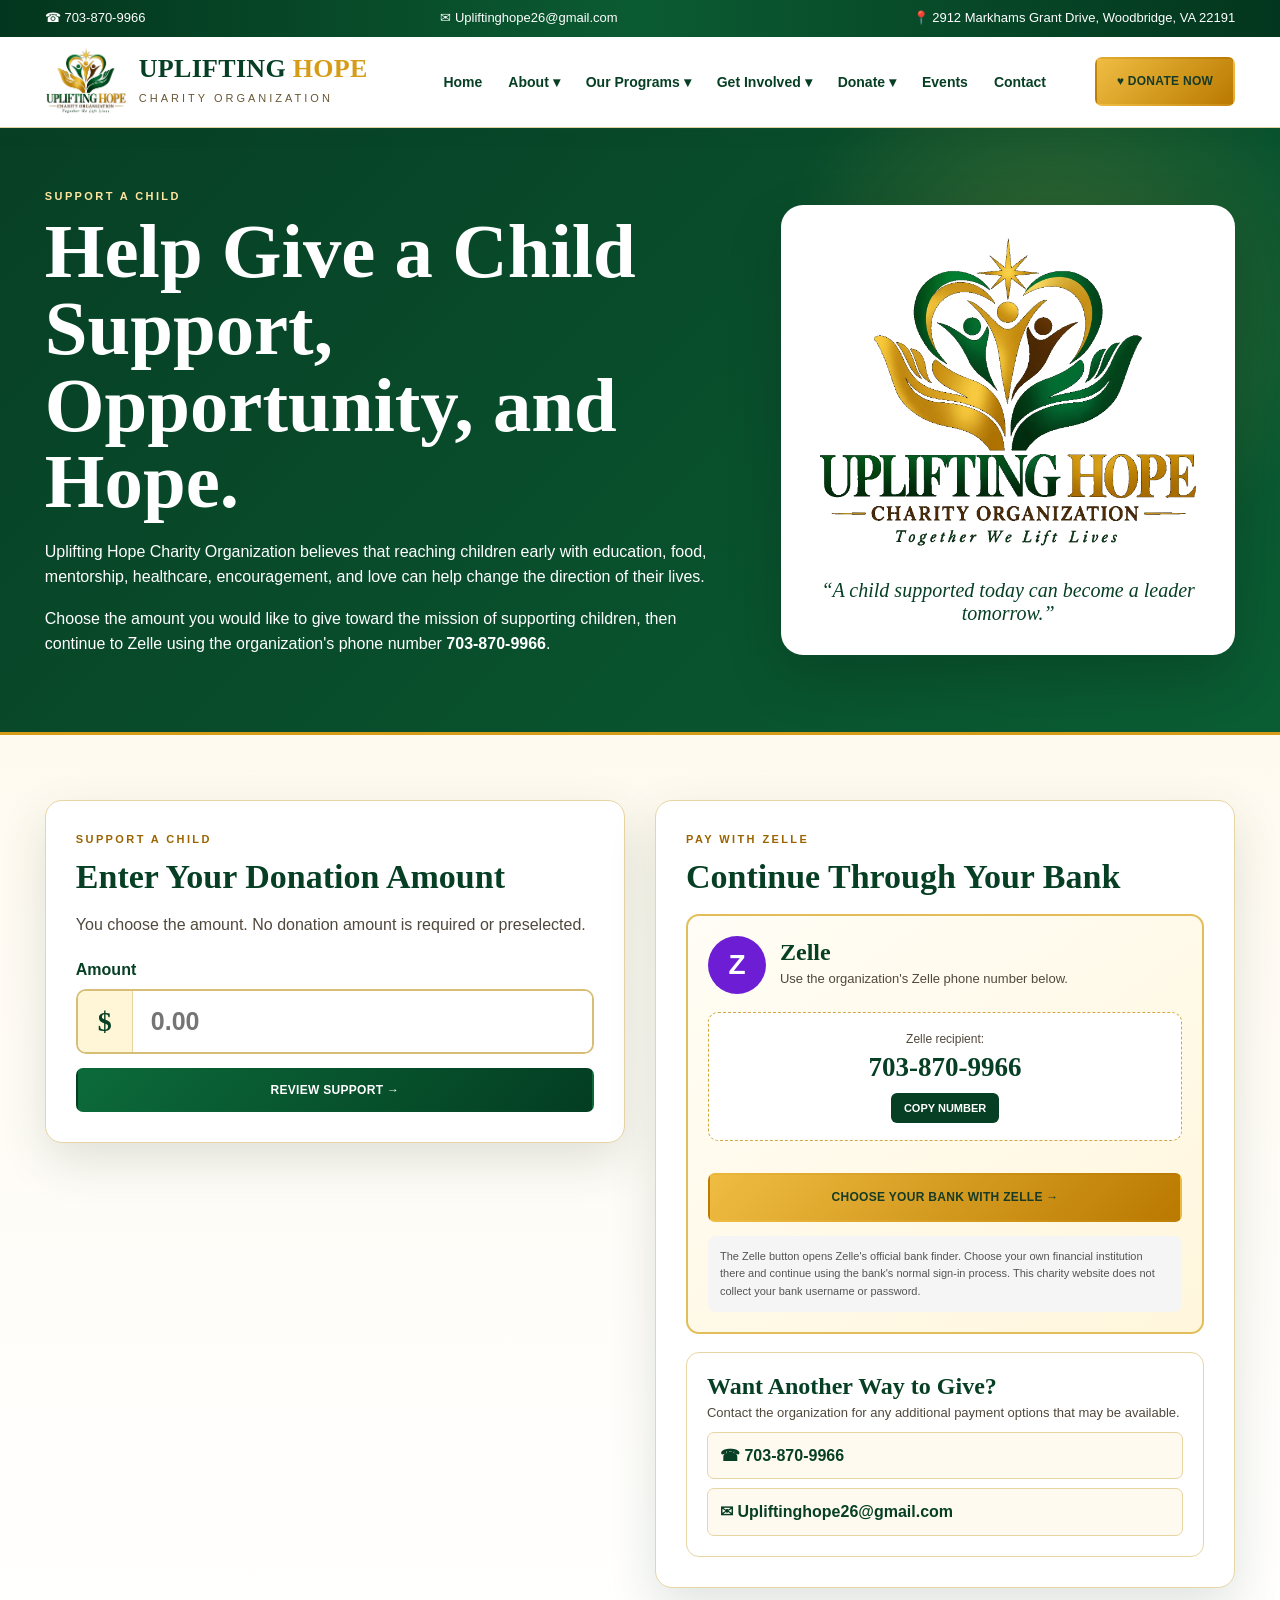
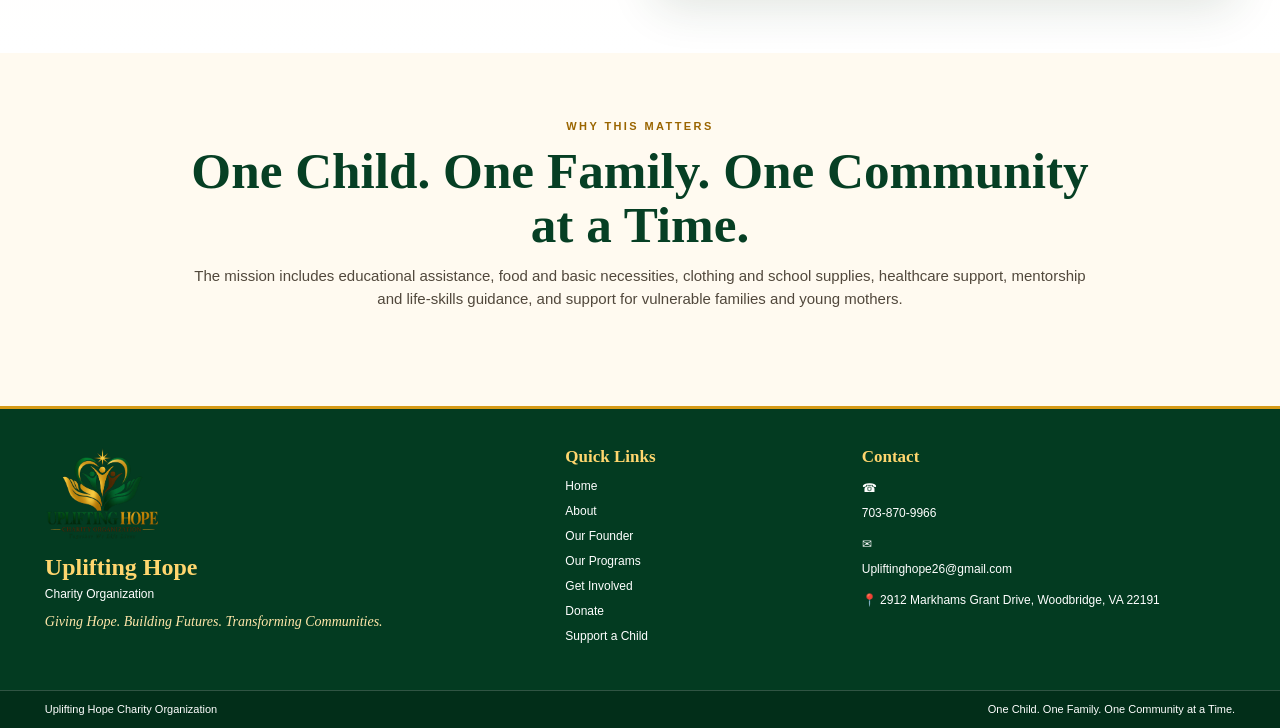
<file: support-a-child.html>
<!doctype html>
<html lang="en">
<head>
<meta charset="utf-8">
<meta name="viewport" content="width=device-width, initial-scale=1">
<title>Support a Child | Uplifting Hope Charity Organization</title>
<meta name="description" content="Support the mission of Uplifting Hope Charity Organization and donate using Zelle.">
<link rel="stylesheet" href="styles.css">
</head>
<body>
<header class="site-header">
  <div class="topbar">
    <div class="wrap topbar-inner">
      <a href="tel:+17038709966">☎ 703-870-9966</a>
      <a href="mailto:Upliftinghope26@gmail.com">✉ Upliftinghope26@gmail.com</a>
      <span>📍 2912 Markhams Grant Drive, Woodbridge, VA 22191</span>
    </div>
  </div>

  <div class="wrap navrow">
    <a class="brand" href="index.html">
      <img src="assets/uplifting-hope-logo.png" alt="Uplifting Hope Charity Organization logo">
      <div>
        <strong>UPLIFTING <span>HOPE</span></strong>
        <small>CHARITY ORGANIZATION</small>
      </div>
    </a>

    <button class="menu-toggle" aria-label="Open menu">☰</button>

    <nav class="nav" id="mainNav">
      <a href="index.html">Home</a>

      <div class="dropdown">
        <button type="button">About ▾</button>
        <div class="dropdown-menu">
          <a href="about.html#how-it-started">How It Started</a>
          <a href="about.html#our-story">Our Story</a>
          <a href="about.html#mission">Our Mission</a>
          <a href="about.html#vision">Our Vision</a>
          <a href="founder.html">Our Founder</a>
          <a href="about.html#dream">My Dream</a>
          <a href="about.html#commitment">My Commitment</a>
        </div>
      </div>

      <div class="dropdown">
        <button type="button">Our Programs ▾</button>
        <div class="dropdown-menu program-menu">
          <a href="programs.html#education">Educational Assistance</a>
          <a href="programs.html#food">Food & Basic Necessities</a>
          <a href="programs.html#clothing">Clothing & School Supplies</a>
          <a href="programs.html#healthcare">Healthcare Support</a>
          <a href="programs.html#mentorship">Mentorship & Life-Skills</a>
          <a href="programs.html#families">Vulnerable Families & Young Mothers</a>
        </div>
      </div>

      <div class="dropdown">
        <button type="button">Get Involved ▾</button>
        <div class="dropdown-menu">
          <a href="volunteer.html">Volunteer Application</a>
          <a href="support-a-child.html">Support a Child</a>
          <a href="get-involved.html#families">Individuals & Families</a>
          <a href="get-involved.html#leaders">Community Leaders</a>
          <a href="get-involved.html#organizations">Organizations & Businesses</a>
          <a href="donate.html">Donate</a>
        </div>
      </div>

      <div class="dropdown">
        <button type="button">Donate ▾</button>
        <div class="dropdown-menu">
          <a href="donate.html">Make a Donation</a>
          <a href="support-a-child.html">Support a Child</a>
        </div>
      </div>

      <a href="events.html">Events</a>
      <a href="contact.html">Contact</a>
    </nav>

    <a class="btn gold header-donate" href="donate.html">♥ DONATE NOW</a>
  </div>
</header>
<main>
<section class="donation-page-hero support-child-hero">
  <div class="wrap donation-hero-grid">
    <div>
      <span class="eyebrow light">SUPPORT A CHILD</span>
      <h1>Help Give a Child Support, Opportunity, and Hope.</h1>
      <p>Uplifting Hope Charity Organization believes that reaching children early with education, food, mentorship, healthcare, encouragement, and love can help change the direction of their lives.</p>
      <p>Choose the amount you would like to give toward the mission of supporting children, then continue to Zelle using the organization's phone number <strong>703-870-9966</strong>.</p>
    </div>

    <div class="donation-logo-card">
      <img src="assets/uplifting-hope-logo.png" alt="Uplifting Hope Charity Organization logo">
      <strong>“A child supported today can become a leader tomorrow.”</strong>
    </div>
  </div>
</section>

<section class="section donation-builder-section">
  <div class="wrap donation-layout">
    <div class="donation-builder">
      <span class="eyebrow">SUPPORT A CHILD</span>
      <h2>Enter Your Donation Amount</h2>
      <p>You choose the amount. No donation amount is required or preselected.</p>

      <label class="amount-label" for="donationAmount">Amount</label>
      <div class="amount-input-wrap">
        <span>$</span>
        <input id="donationAmount" class="donation-amount-input" type="number" min="1" step="0.01" inputmode="decimal" placeholder="0.00">
      </div>

      <input id="donationPurpose" type="hidden" value="Support a Child">

      <button id="reviewDonation" class="btn green full" type="button">REVIEW SUPPORT →</button>

      <div id="donationSummary" class="donation-summary" hidden>
        <span class="eyebrow">YOUR SUPPORT</span>
        <div class="summary-row"><span>Amount</span><strong id="summaryAmount">$0.00</strong></div>
        <div class="summary-row"><span>Purpose</span><strong id="summaryPurpose">Support a Child</strong></div>
        <div class="summary-row"><span>Zelle Recipient</span><strong>703-870-9966</strong></div>
      </div>
    </div>

    <aside class="payment-panel">
      <span class="eyebrow">PAY WITH ZELLE</span>
      <h2>Continue Through Your Bank</h2>

      <div class="payment-option featured-payment">
        <div class="payment-title">
          <div class="payment-icon">Z</div>
          <div>
            <h3>Zelle</h3>
            <p>Use the organization's Zelle phone number below.</p>
          </div>
        </div>

        <div class="recipient-box">
          <span>Zelle recipient:</span>
          <strong>703-870-9966</strong>
          <button class="copy-button" type="button" data-copy="7038709966">COPY NUMBER</button>
        </div>

        <a class="btn gold full external-payment-button" href="https://enroll.zellepay.com/" target="_blank" rel="noopener">
          CHOOSE YOUR BANK WITH ZELLE →
        </a>

        <p class="security-note">The Zelle button opens Zelle's official bank finder. Choose your own financial institution there and continue using the bank's normal sign-in process. This charity website does not collect your bank username or password.</p>
      </div>

      <div class="payment-option">
        <h3>Want Another Way to Give?</h3>
        <p>Contact the organization for any additional payment options that may be available.</p>
        <a class="contact-payment-link" href="tel:+17038709966">☎ 703-870-9966</a>
        <a class="contact-payment-link" href="mailto:Upliftinghope26@gmail.com?subject=Support%20a%20Child%20Donation">✉ Upliftinghope26@gmail.com</a>
      </div>
    </aside>
  </div>
</section>

<section class="support-mission section">
  <div class="wrap">
    <div class="section-heading centered">
      <span class="eyebrow">WHY THIS MATTERS</span>
      <h2>One Child. One Family. One Community at a Time.</h2>
      <p>The mission includes educational assistance, food and basic necessities, clothing and school supplies, healthcare support, mentorship and life-skills guidance, and support for vulnerable families and young mothers.</p>
    </div>
  </div>
</section>
</main>
<footer class="footer">
  <div class="wrap footer-grid">
    <div class="footer-brand">
      <img src="assets/uplifting-hope-logo.png" alt="Uplifting Hope logo">
      <h3>Uplifting Hope</h3>
      <p>Charity Organization</p>
      <strong>Giving Hope. Building Futures. Transforming Communities.</strong>
    </div>

    <div>
      <h4>Quick Links</h4>
      <a href="index.html">Home</a>
      <a href="about.html">About</a>
      <a href="founder.html">Our Founder</a>
      <a href="programs.html">Our Programs</a>
      <a href="get-involved.html">Get Involved</a>
      <a href="donate.html">Donate</a>
      <a href="support-a-child.html">Support a Child</a>
    </div>

    <div>
      <h4>Contact</h4>
      <p>☎ <a href="tel:+17038709966">703-870-9966</a></p>
      <p>✉ <a href="mailto:Upliftinghope26@gmail.com">Upliftinghope26@gmail.com</a></p>
      <p>📍 2912 Markhams Grant Drive, Woodbridge, VA 22191</p>
    </div>
  </div>

  <div class="footer-bottom">
    <div class="wrap">
      <span>Uplifting Hope Charity Organization</span>
      <span>One Child. One Family. One Community at a Time.</span>
    </div>
  </div>
</footer><script src="script.js"></script><script src="donation.js"></script><script src="form-handler.js"></script></body></html>
</file>
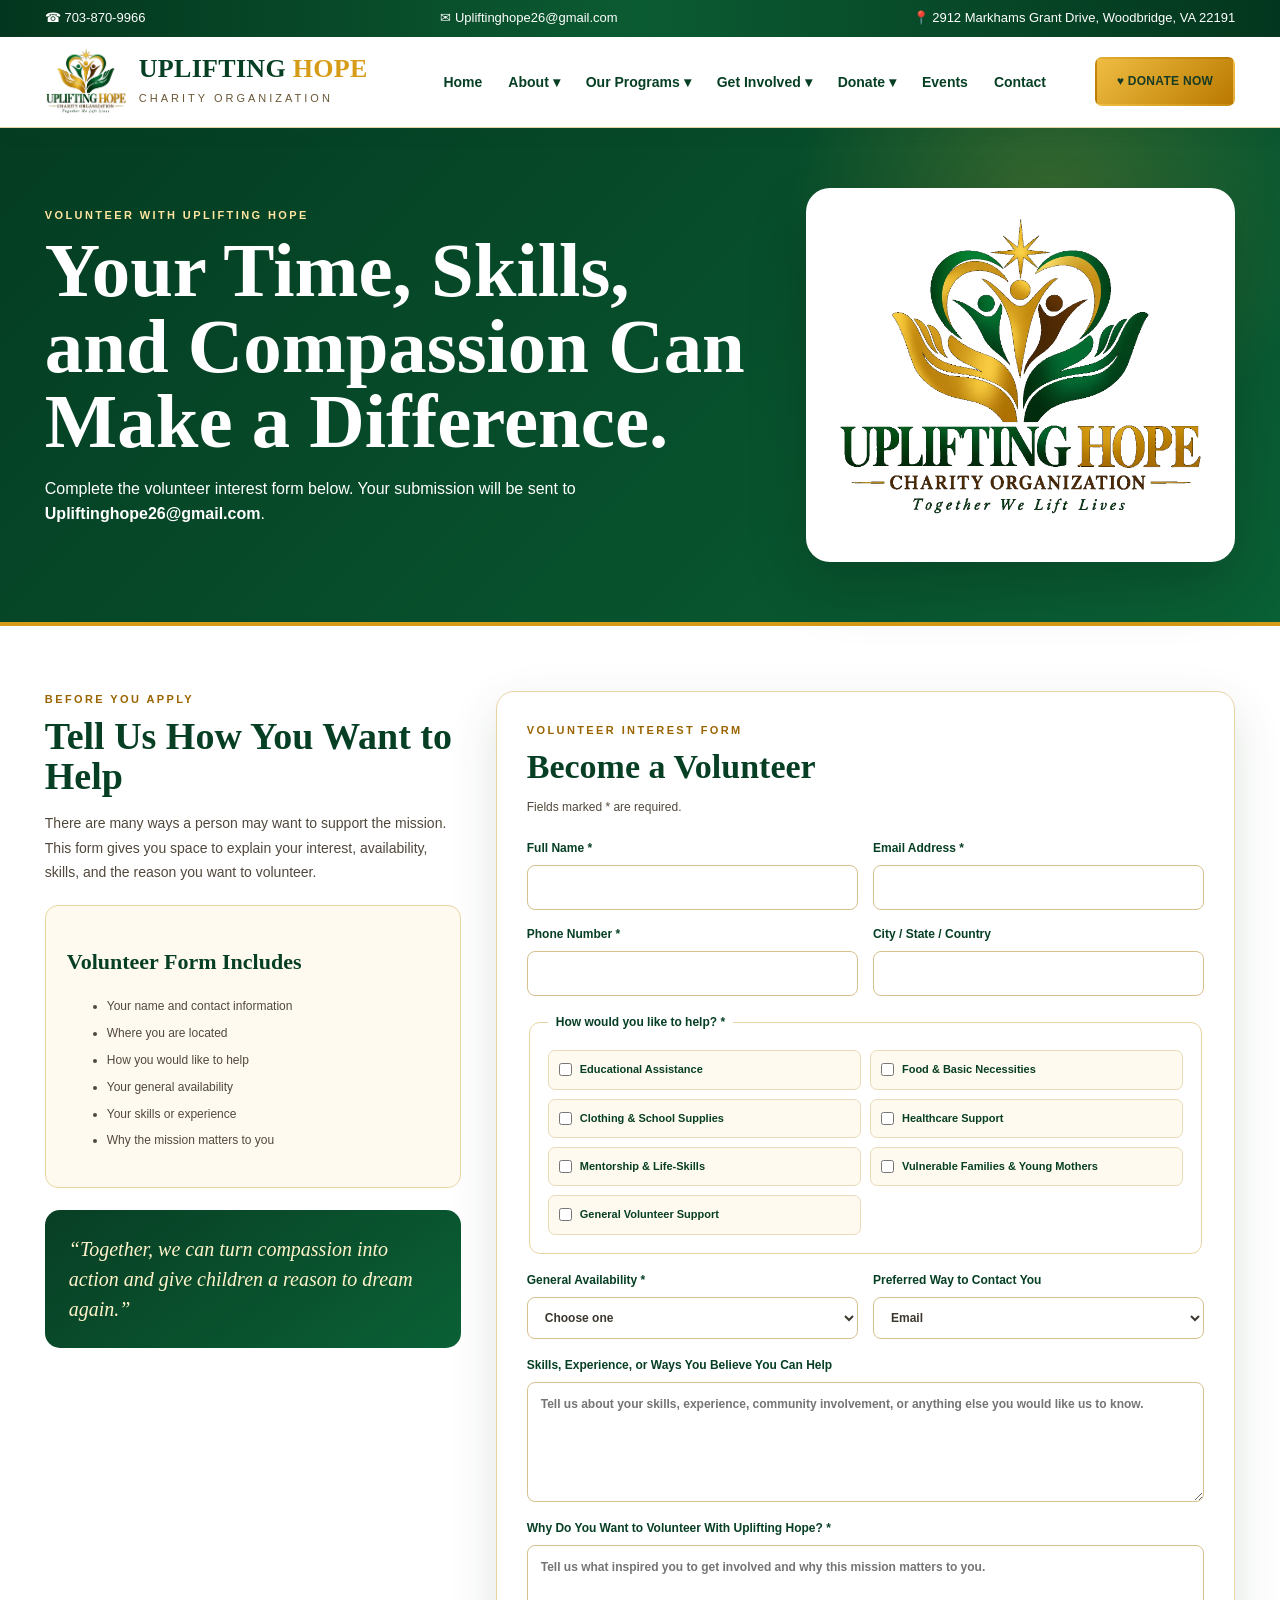
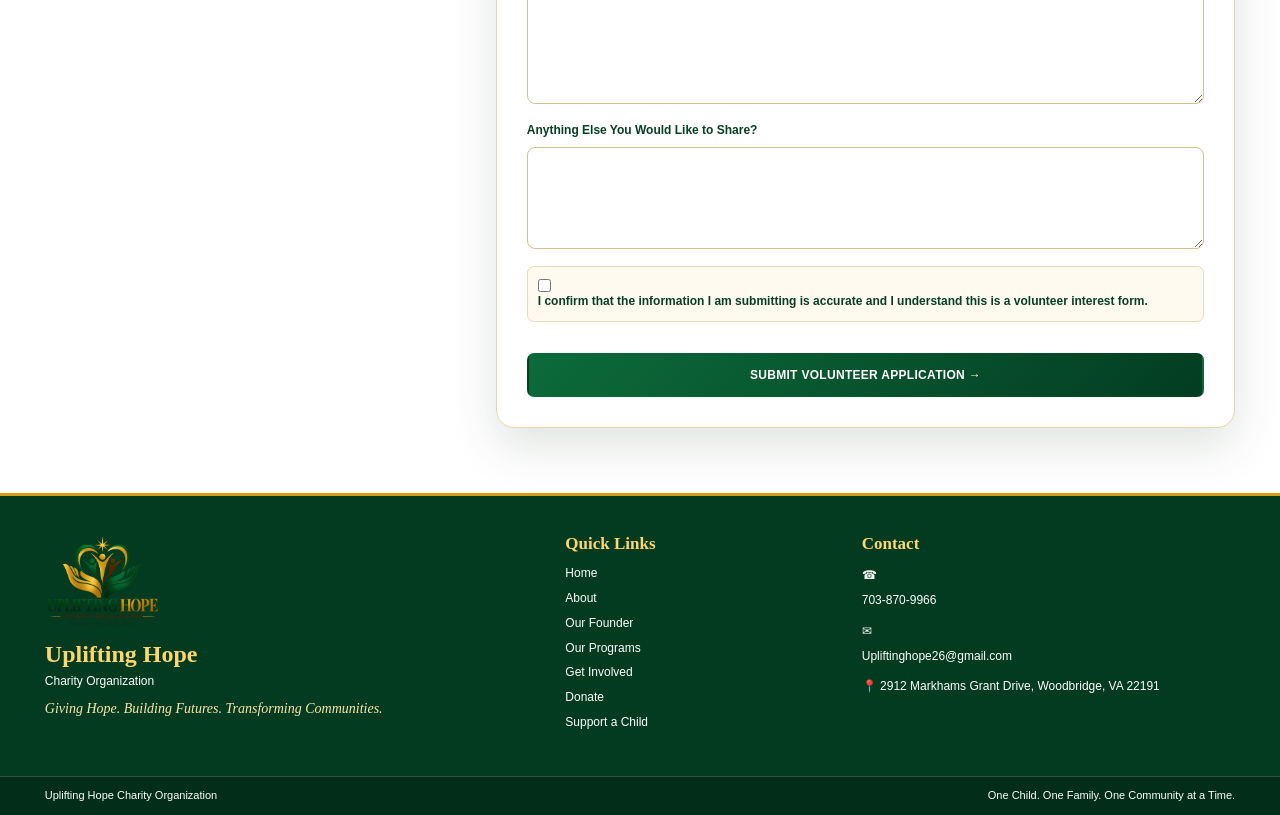
<file: volunteer.html>
<!doctype html>
<html lang="en">
<head>
<meta charset="utf-8">
<meta name="viewport" content="width=device-width, initial-scale=1">
<title>Volunteer | Uplifting Hope Charity Organization</title>
<meta name="description" content="Volunteer application for Uplifting Hope Charity Organization.">
<link rel="stylesheet" href="styles.css">
</head>
<body>
<header class="site-header">
  <div class="topbar">
    <div class="wrap topbar-inner">
      <a href="tel:+17038709966">☎ 703-870-9966</a>
      <a href="mailto:Upliftinghope26@gmail.com">✉ Upliftinghope26@gmail.com</a>
      <span>📍 2912 Markhams Grant Drive, Woodbridge, VA 22191</span>
    </div>
  </div>

  <div class="wrap navrow">
    <a class="brand" href="index.html">
      <img src="assets/uplifting-hope-logo.png" alt="Uplifting Hope Charity Organization logo">
      <div>
        <strong>UPLIFTING <span>HOPE</span></strong>
        <small>CHARITY ORGANIZATION</small>
      </div>
    </a>

    <button class="menu-toggle" aria-label="Open menu">☰</button>

    <nav class="nav" id="mainNav">
      <a href="index.html">Home</a>

      <div class="dropdown">
        <button type="button">About ▾</button>
        <div class="dropdown-menu">
          <a href="about.html#how-it-started">How It Started</a>
          <a href="about.html#our-story">Our Story</a>
          <a href="about.html#mission">Our Mission</a>
          <a href="about.html#vision">Our Vision</a>
          <a href="founder.html">Our Founder</a>
          <a href="about.html#dream">My Dream</a>
          <a href="about.html#commitment">My Commitment</a>
        </div>
      </div>

      <div class="dropdown">
        <button type="button">Our Programs ▾</button>
        <div class="dropdown-menu program-menu">
          <a href="programs.html#education">Educational Assistance</a>
          <a href="programs.html#food">Food & Basic Necessities</a>
          <a href="programs.html#clothing">Clothing & School Supplies</a>
          <a href="programs.html#healthcare">Healthcare Support</a>
          <a href="programs.html#mentorship">Mentorship & Life-Skills</a>
          <a href="programs.html#families">Vulnerable Families & Young Mothers</a>
        </div>
      </div>

      <div class="dropdown">
        <button type="button">Get Involved ▾</button>
        <div class="dropdown-menu">
          <a href="volunteer.html">Volunteer Application</a>
          <a href="support-a-child.html">Support a Child</a>
          <a href="get-involved.html#families">Individuals & Families</a>
          <a href="get-involved.html#leaders">Community Leaders</a>
          <a href="get-involved.html#organizations">Organizations & Businesses</a>
          <a href="donate.html">Donate</a>
        </div>
      </div>

      <div class="dropdown">
        <button type="button">Donate ▾</button>
        <div class="dropdown-menu">
          <a href="donate.html">Make a Donation</a>
          <a href="support-a-child.html">Support a Child</a>
        </div>
      </div>

      <a href="events.html">Events</a>
      <a href="contact.html">Contact</a>
    </nav>

    <a class="btn gold header-donate" href="donate.html">♥ DONATE NOW</a>
  </div>
</header>
<main>
<section class="form-hero volunteer-hero">
  <div class="wrap form-hero-grid">
    <div>
      <span class="eyebrow light">VOLUNTEER WITH UPLIFTING HOPE</span>
      <h1>Your Time, Skills, and Compassion Can Make a Difference.</h1>
      <p>Complete the volunteer interest form below. Your submission will be sent to <strong>Upliftinghope26@gmail.com</strong>.</p>
    </div>
    <div class="form-hero-logo">
      <img src="assets/uplifting-hope-logo.png" alt="Uplifting Hope Charity Organization logo">
    </div>
  </div>
</section>

<section class="section">
  <div class="wrap form-page-grid">
    <div class="form-info-column">
      <span class="eyebrow">BEFORE YOU APPLY</span>
      <h2>Tell Us How You Want to Help</h2>
      <p>There are many ways a person may want to support the mission. This form gives you space to explain your interest, availability, skills, and the reason you want to volunteer.</p>

      <div class="form-info-card">
        <h3>Volunteer Form Includes</h3>
        <ul>
          <li>Your name and contact information</li>
          <li>Where you are located</li>
          <li>How you would like to help</li>
          <li>Your general availability</li>
          <li>Your skills or experience</li>
          <li>Why the mission matters to you</li>
        </ul>
      </div>

      <blockquote>“Together, we can turn compassion into action and give children a reason to dream again.”</blockquote>
    </div>

    <div class="email-form-card">
      <div class="form-card-heading">
        <span class="eyebrow">VOLUNTEER INTEREST FORM</span>
        <h2>Become a Volunteer</h2>
        <p>Fields marked * are required.</p>
      </div>

      <form class="email-form" action="https://formsubmit.co/Upliftinghope26@gmail.com" method="POST" data-ajax-form>
        <input type="hidden" name="_subject" value="NEW UPLIFTING HOPE VOLUNTEER APPLICATION">
        <input type="hidden" name="_captcha" value="false">
        <input type="hidden" name="_template" value="table">

        <div class="form-grid-2">
          <label>Full Name *<input type="text" name="Full Name" required></label>
          <label>Email Address *<input type="email" name="Email Address" required></label>
          <label>Phone Number *<input type="tel" name="Phone Number" required></label>
          <label>City / State / Country<input type="text" name="Location"></label>
        </div>

        <fieldset>
          <legend>How would you like to help? *</legend>
          <div class="checkbox-grid">
            <label><input type="checkbox" name="Volunteer Interest" value="Educational Assistance"> Educational Assistance</label>
            <label><input type="checkbox" name="Volunteer Interest" value="Food and Basic Necessities"> Food & Basic Necessities</label>
            <label><input type="checkbox" name="Volunteer Interest" value="Clothing and School Supplies"> Clothing & School Supplies</label>
            <label><input type="checkbox" name="Volunteer Interest" value="Healthcare Support"> Healthcare Support</label>
            <label><input type="checkbox" name="Volunteer Interest" value="Mentorship and Life-Skills"> Mentorship & Life-Skills</label>
            <label><input type="checkbox" name="Volunteer Interest" value="Vulnerable Families and Young Mothers"> Vulnerable Families & Young Mothers</label>
            <label><input type="checkbox" name="Volunteer Interest" value="General Volunteer Support"> General Volunteer Support</label>
          </div>
        </fieldset>

        <div class="form-grid-2">
          <label>General Availability *
            <select name="Availability" required>
              <option value="">Choose one</option>
              <option>Weekdays</option>
              <option>Weekends</option>
              <option>Evenings</option>
              <option>Flexible / Varies</option>
            </select>
          </label>
          <label>Preferred Way to Contact You
            <select name="Preferred Contact">
              <option>Email</option>
              <option>Phone</option>
              <option>Either Email or Phone</option>
            </select>
          </label>
        </div>

        <label>Skills, Experience, or Ways You Believe You Can Help
          <textarea name="Skills and Experience" rows="5" placeholder="Tell us about your skills, experience, community involvement, or anything else you would like us to know."></textarea>
        </label>

        <label>Why Do You Want to Volunteer With Uplifting Hope? *
          <textarea name="Reason for Volunteering" rows="7" required placeholder="Tell us what inspired you to get involved and why this mission matters to you."></textarea>
        </label>

        <label>Anything Else You Would Like to Share?
          <textarea name="Additional Information" rows="4"></textarea>
        </label>

        <label class="consent-row">
          <input type="checkbox" required>
          <span>I confirm that the information I am submitting is accurate and I understand this is a volunteer interest form.</span>
        </label>

        <button class="btn green full form-submit-button" type="submit">SUBMIT VOLUNTEER APPLICATION →</button>
        <div class="form-status" aria-live="polite"></div>
      </form>
    </div>
  </div>
</section>
</main>
<footer class="footer">
  <div class="wrap footer-grid">
    <div class="footer-brand">
      <img src="assets/uplifting-hope-logo.png" alt="Uplifting Hope logo">
      <h3>Uplifting Hope</h3>
      <p>Charity Organization</p>
      <strong>Giving Hope. Building Futures. Transforming Communities.</strong>
    </div>

    <div>
      <h4>Quick Links</h4>
      <a href="index.html">Home</a>
      <a href="about.html">About</a>
      <a href="founder.html">Our Founder</a>
      <a href="programs.html">Our Programs</a>
      <a href="get-involved.html">Get Involved</a>
      <a href="donate.html">Donate</a>
      <a href="support-a-child.html">Support a Child</a>
    </div>

    <div>
      <h4>Contact</h4>
      <p>☎ <a href="tel:+17038709966">703-870-9966</a></p>
      <p>✉ <a href="mailto:Upliftinghope26@gmail.com">Upliftinghope26@gmail.com</a></p>
      <p>📍 2912 Markhams Grant Drive, Woodbridge, VA 22191</p>
    </div>
  </div>

  <div class="footer-bottom">
    <div class="wrap">
      <span>Uplifting Hope Charity Organization</span>
      <span>One Child. One Family. One Community at a Time.</span>
    </div>
  </div>
</footer><script src="script.js"></script><script src="form-handler.js"></script></body></html>
</file>
<file: styles.css>
:root{
  --green:#063f24;
  --green2:#0b5b32;
  --green3:#0e6a39;
  --gold:#d69b17;
  --gold2:#f0bd3f;
  --gold-dark:#9a6500;
  --cream:#fffaf0;
  --cream2:#fffdf7;
  --brown:#4a3216;
  --text:#51483c;
  --white:#fff;
  --line:#e8d5a4;
  --shadow:0 18px 48px rgba(27,65,35,.14);
}
*{box-sizing:border-box}
html{scroll-behavior:smooth}
body{margin:0;background:#fff;color:var(--text);font-family:Arial,Helvetica,sans-serif;line-height:1.58}
a{color:inherit}
.wrap{width:min(1320px,93%);margin:auto}
.narrow{width:min(980px,93%)}
.topbar{background:linear-gradient(90deg,#03361e,#0b5b32,#03361e);color:#fff;font-size:13px}
.topbar-inner{display:flex;align-items:center;justify-content:space-between;gap:20px;padding:8px 0;flex-wrap:wrap}
.topbar a{color:#fff;text-decoration:none}
.site-header{position:sticky;top:0;z-index:100;background:rgba(255,255,255,.98);border-bottom:1px solid #e5d2a0;box-shadow:0 4px 18px rgba(32,70,40,.08)}
.navrow{display:grid;grid-template-columns:350px 1fr auto;gap:25px;align-items:center;min-height:90px}
.brand{display:flex;align-items:center;gap:12px;text-decoration:none}
.brand img{width:82px;height:72px;object-fit:contain}
.brand strong{display:block;font:700 26px Georgia,serif;color:var(--green);letter-spacing:.3px}
.brand strong span{color:var(--gold)}
.brand small{font-size:11px;letter-spacing:3px;color:#695736}
.nav{display:flex;justify-content:center;align-items:center;gap:18px}
.nav>a,.dropdown>button{border:0;background:none;padding:12px 4px;font:700 14px Arial;color:var(--green);cursor:pointer;text-decoration:none;white-space:nowrap}
.nav>a:hover,.dropdown>button:hover{color:var(--gold-dark)}
.dropdown{position:relative}
.dropdown-menu{display:none;position:absolute;top:43px;left:0;min-width:250px;background:#fff;border:1px solid var(--line);border-radius:9px;padding:8px;box-shadow:var(--shadow);z-index:200}
.dropdown-menu a{display:block;padding:10px 12px;border-radius:6px;text-decoration:none;font-size:13px;font-weight:700;color:var(--green)}
.dropdown-menu a:hover{background:#fff5d8;color:var(--gold-dark)}
.dropdown:hover .dropdown-menu{display:block}
.program-menu{min-width:290px}
.menu-toggle{display:none}
.btn{display:inline-flex;align-items:center;justify-content:center;text-decoration:none;border-radius:7px;border:2px solid transparent;padding:13px 20px;font-size:12px;font-weight:900;letter-spacing:.3px;transition:.24s ease}
.btn:hover{transform:translateY(-2px);box-shadow:0 10px 25px rgba(76,60,10,.18)}
.gold{background:linear-gradient(135deg,#efbd42,#ba7900);color:#173b24}
.green{background:linear-gradient(135deg,#0c6b3a,#033d22);color:#fff}
.outline{background:#fff;border-color:var(--green);color:var(--green)}
.white{background:#fff;color:var(--green)}
.transparent{background:transparent;border-color:#fff;color:#fff}
.full{width:100%;margin-top:14px}

.hero{position:relative;overflow:hidden;background:
radial-gradient(circle at 78% 45%,rgba(245,207,98,.28),transparent 26%),
linear-gradient(120deg,#fffdf5 0%,#fff6d8 50%,#fff 100%);
border-bottom:1px solid var(--line)}
.hero:before,.hero:after{content:"";position:absolute;border:34px solid var(--green);border-radius:50%;opacity:.05}
.hero:before{width:420px;height:420px;right:-180px;top:-130px}
.hero:after{width:300px;height:300px;left:-180px;bottom:-180px}
.hero-grid{position:relative;z-index:2;display:grid;grid-template-columns:1.2fr .8fr;gap:60px;align-items:center;min-height:620px;padding:55px 0}
.eyebrow{display:block;color:var(--gold-dark);font-size:11px;font-weight:900;letter-spacing:2.4px;margin-bottom:9px}
.eyebrow.light{color:#ffe5a0}
.hero h1{font:700 clamp(56px,7vw,92px)/.9 Georgia,serif;color:var(--green);margin:0}
.hero h1 em{display:block;font:italic 700 1.16em Georgia,serif;color:var(--gold);margin-top:5px}
.hero h2{font:700 clamp(28px,3.3vw,43px)/1.05 Georgia,serif;color:var(--green);margin:20px 0 13px}
.hero-copy>p{font-size:16px;max-width:730px;margin:8px 0}
.hero-actions{display:flex;gap:11px;flex-wrap:wrap;margin-top:23px}
.hero-logo-card{position:relative;padding:38px;background:linear-gradient(145deg,#fff,#fff8df);border:1px solid var(--line);border-radius:28px;box-shadow:var(--shadow);text-align:center}
.hero-logo-card img{width:100%;max-width:480px}
.hero-logo-card blockquote{margin:15px 0 0;font:italic 23px Georgia,serif;color:var(--green)}

.impact-strip{background:linear-gradient(90deg,#033e23,#0c6336,#033e23);color:#fff;padding:13px 0}
.impact-grid{display:grid;grid-template-columns:repeat(4,1fr)}
.impact-grid a{display:flex;align-items:center;gap:12px;text-decoration:none;padding:10px 20px;border-right:1px solid rgba(255,255,255,.22)}
.impact-grid a:last-child{border-right:0}
.impact-grid b{width:48px;height:48px;border-radius:50%;display:grid;place-items:center;background:var(--gold);color:var(--green);font-size:22px}
.impact-grid strong,.impact-grid small{display:block}
.impact-grid strong{font:700 18px Georgia,serif;color:#ffe5a0}
.impact-grid small{font-size:11px}

.section{padding:65px 0}
.section-heading{max-width:900px;margin-bottom:30px}
.centered{text-align:center;margin-left:auto;margin-right:auto}
.section-heading h2,.section h2,.page-hero h1{font-family:Georgia,serif;color:var(--green)}
.section-heading h2,.section h2{font-size:clamp(34px,4vw,53px);line-height:1.05;margin:7px 0 12px}
.section-heading p{font-size:15px;margin:0}

.programs-preview{background:linear-gradient(180deg,#fff,#fffaf0)}
.program-grid{display:grid;grid-template-columns:repeat(3,1fr);gap:18px}
.program-card{display:block;text-align:center;text-decoration:none;background:#fff;border:1px solid var(--line);border-radius:15px;padding:25px;box-shadow:0 9px 24px rgba(54,73,38,.07);transition:.25s ease}
.program-card:hover{transform:translateY(-6px);box-shadow:var(--shadow)}
.icon-circle{width:72px;height:72px;border-radius:50%;margin:0 auto 15px;display:grid;place-items:center;background:linear-gradient(145deg,#0f6b3b,#033a21);border:4px solid #e6ad27;color:#ffd667;font-size:29px}
.program-card h3{font:700 22px Georgia,serif;color:var(--green);margin:0 0 9px}
.program-card p{font-size:13px;margin:0}

.founder-home{border-top:1px solid #ecdbb3;border-bottom:1px solid #ecdbb3;background:#fff}
.founder-home-grid{display:grid;grid-template-columns:190px 1fr 270px;gap:34px;align-items:center}
.founder-symbol img{width:180px}
.founder-home-grid h2{font-size:39px;margin:3px 0 11px}
.founder-home-grid p{font-size:14px}
.founder-home-grid blockquote{font:italic 18px Georgia,serif;color:var(--green);border-left:4px solid var(--gold);padding-left:18px}
.text-link{font-size:12px;font-weight:900;color:var(--gold-dark)}
.founder-quote{background:linear-gradient(145deg,#fff8df,#fff);border:1px solid var(--line);border-radius:14px;padding:24px}
.quote-mark{font:700 48px Georgia;color:var(--gold)}
.founder-quote p{font:italic 26px/1.15 Georgia,serif;color:var(--green)}

.mission-vision{background:linear-gradient(180deg,#fffaf0,#fff)}
.mv-grid{display:grid;grid-template-columns:1fr 1fr;gap:22px}
.mv-grid article{border:1px solid var(--line);border-radius:16px;padding:30px;background:#fff}
.mv-grid h2{font-size:34px;margin:5px 0 11px}
.mv-grid p{font-size:14px}
.mv-grid strong{display:block;margin:15px 0;color:var(--green);font:italic 18px Georgia,serif}
.mv-grid a{font-size:11px;font-weight:900;color:var(--gold-dark)}

.dream{background:#fff}
.dream-grid{display:grid;grid-template-columns:1.25fr .75fr;gap:35px;align-items:center}
.gold-checks{list-style:none;padding:0;display:grid;gap:9px}
.gold-checks li{padding:11px 13px 11px 42px;border:1px solid var(--line);border-radius:8px;position:relative;background:#fffdf8;font-size:13px}
.gold-checks li:before{content:"✓";position:absolute;left:13px;top:8px;width:22px;height:22px;border-radius:50%;display:grid;place-items:center;background:var(--gold);color:var(--green);font-weight:900}
.commitment-card{background:linear-gradient(145deg,#0b6035,#03391f);color:#fff;border-radius:18px;padding:32px;box-shadow:var(--shadow)}
.commitment-card h3{font:700 31px Georgia,serif;margin:5px 0 13px}
.commitment-card p{font-size:13px}

.final-cta{background:linear-gradient(90deg,#033b21,#0c6336,#033b21);color:#fff;padding:37px 0;border-top:3px solid var(--gold)}
.final-cta-inner{display:flex;align-items:center;justify-content:space-between;gap:30px}
.final-cta h2{font:700 35px Georgia;margin:3px 0 7px}
.final-cta p{margin:0;font-size:13px}

.page-hero{background:linear-gradient(135deg,#fff8df,#fff,#fffaf1);border-bottom:1px solid var(--line);padding:70px 0}
.page-hero h1{font-size:clamp(44px,5vw,68px);line-height:1;margin:7px 0 13px}
.page-hero p{font-size:17px;max-width:850px}

.story-layout{display:grid;grid-template-columns:235px 1fr;gap:45px;align-items:start}
.story-nav{position:sticky;top:130px;border:1px solid var(--line);border-radius:13px;padding:13px;background:#fffaf0}
.story-nav a{display:block;text-decoration:none;padding:10px 11px;border-radius:6px;font-size:13px;font-weight:800;color:var(--green)}
.story-nav a:hover{background:#fff0c7;color:var(--gold-dark)}
.rich-copy{max-width:900px}
.rich-copy h2{font:700 35px/1.07 Georgia,serif;color:var(--green);margin:8px 0 13px}
.rich-copy p{font-size:15px;line-height:1.8}
.rich-copy blockquote{font:italic 22px/1.4 Georgia,serif;color:var(--green);background:#fff8df;border-left:5px solid var(--gold);padding:20px 24px;margin:25px 0}
.story-divider{height:1px;background:var(--line);margin:48px 0}
.detail-list{display:grid;grid-template-columns:1fr 1fr;gap:10px;padding:0;list-style:none}
.detail-list li{padding:12px 14px;border:1px solid var(--line);border-radius:8px;background:#fffdf8;font-size:13px}

.founder-hero-grid{display:grid;grid-template-columns:1fr 380px;gap:40px;align-items:center}
.founder-hero blockquote{font:italic 24px Georgia,serif;color:var(--green);margin-left:0}
.founder-logo-card{background:#fff;border:1px solid var(--line);border-radius:18px;padding:26px;box-shadow:var(--shadow)}
.founder-logo-card img{width:100%}
.founder-story{display:grid;grid-template-columns:1.5fr .55fr;gap:40px;align-items:start}
.founder-side-card{position:sticky;top:130px;border:1px solid var(--line);border-radius:14px;padding:24px;background:linear-gradient(145deg,#fffaf0,#fff);text-align:center;box-shadow:var(--shadow)}
.founder-side-card img{width:180px}
.founder-side-card h3{font:700 23px Georgia;color:var(--green)}
.founder-side-card strong{font:italic 21px Georgia,serif;color:var(--green)}
.founder-side-card hr{border:0;border-top:1px solid var(--line);margin:17px 0}

.program-detail-list{display:grid;gap:18px}
.program-detail{display:grid;grid-template-columns:100px 1fr;gap:25px;border:1px solid var(--line);border-radius:15px;padding:27px;background:#fff;box-shadow:0 8px 22px rgba(52,74,39,.05);scroll-margin-top:130px}
.program-number{font:700 55px Georgia;color:#e0af40}
.program-detail h2{font-size:34px;margin:4px 0 9px}
.program-detail p{font-size:14px}
.program-quote{padding:38px 0;background:linear-gradient(90deg,#053f24,#0b6537,#053f24);color:#fff;border-top:3px solid var(--gold)}
.program-quote blockquote{margin:0;text-align:center;font:italic 27px Georgia,serif}

.involvement-grid{display:grid;grid-template-columns:repeat(2,1fr);gap:19px}
.involvement-grid article{scroll-margin-top:130px;border:1px solid var(--line);border-radius:15px;padding:27px;background:#fff}
.involve-icon{width:58px;height:58px;border-radius:50%;display:grid;place-items:center;background:var(--green);border:4px solid var(--gold);color:#ffd96d;font-size:23px}
.involvement-grid h2{font-size:30px;margin:12px 0 8px}
.involvement-grid p{font-size:14px}

.donate-hero{background:linear-gradient(135deg,#073f25,#0c6638);color:#fff;padding:75px 0;min-height:620px;display:flex;align-items:center}
.donate-grid{display:grid;grid-template-columns:1.2fr .8fr;gap:50px;align-items:center}
.donate-hero h1{font:700 clamp(48px,6vw,78px)/1 Georgia,serif;margin:7px 0 17px}
.donate-hero p{font-size:16px;max-width:760px}
.donate-actions{display:flex;gap:10px;flex-wrap:wrap;margin-top:23px}
.donate-card{background:#fff;color:var(--text);border-radius:18px;padding:31px;box-shadow:var(--shadow)}
.donate-card img{width:190px;display:block;margin:0 auto 12px}
.donate-card h3{font:700 27px Georgia;color:var(--green)}
.donate-card li{margin:9px 0;font-size:13px}

.contact-grid{display:grid;grid-template-columns:repeat(3,1fr);gap:20px}
.contact-card{display:block;text-decoration:none;border:1px solid var(--line);border-radius:15px;padding:28px;background:#fff;box-shadow:0 8px 23px rgba(51,73,38,.06);text-align:center}
.contact-icon{width:62px;height:62px;border-radius:50%;display:grid;place-items:center;margin:0 auto 12px;background:var(--green);border:4px solid var(--gold);color:#ffd968;font-size:25px}
.contact-card h2{font-size:27px;margin:6px 0}
.contact-card p{font-size:13px;overflow-wrap:anywhere}

.footer{background:#033b21;color:#fff;border-top:3px solid var(--gold)}
.footer-grid{display:grid;grid-template-columns:1.3fr .7fr 1fr;gap:35px;padding:38px 0}
.footer-brand img{width:115px}
.footer-brand h3{font:700 24px Georgia;margin:4px 0;color:#ffd66e}
.footer-brand p{margin:2px 0}
.footer-brand strong{display:block;margin-top:10px;font:italic 14px Georgia,serif;color:#ffe6a9}
.footer h4{font:700 17px Georgia;color:#ffd66e;margin:0 0 10px}
.footer a{display:block;color:#fff;text-decoration:none;font-size:12px;margin:6px 0}
.footer p{font-size:12px}
.footer-bottom{background:#022e19;border-top:1px solid rgba(255,255,255,.18);padding:10px 0;font-size:11px}
.footer-bottom .wrap{display:flex;justify-content:space-between;gap:20px}

@media(max-width:1050px){
  .navrow{grid-template-columns:270px 1fr auto}
  .brand strong{font-size:22px}
  .nav{gap:10px}
  .nav>a,.dropdown>button{font-size:12px}
  .program-grid{grid-template-columns:repeat(2,1fr)}
  .impact-grid{grid-template-columns:1fr 1fr}
  .founder-home-grid{grid-template-columns:150px 1fr}
  .founder-quote{grid-column:1/-1}
}
@media(max-width:850px){
  .navrow{grid-template-columns:1fr auto}
  .header-donate{display:none}
  .menu-toggle{display:block;border:0;background:none;color:var(--green);font-size:28px}
  .nav{display:none;position:absolute;left:0;right:0;top:100%;background:#fff;flex-direction:column;align-items:flex-start;padding:17px 4%;box-shadow:var(--shadow)}
  .nav.open{display:flex}
  .dropdown{width:100%}
  .dropdown-menu{position:static;display:none;border:0;box-shadow:none;padding-left:12px}
  .dropdown.open .dropdown-menu{display:block}
  .dropdown:hover .dropdown-menu{display:none}
  .dropdown.open:hover .dropdown-menu{display:block}
  .hero-grid,.dream-grid,.story-layout,.founder-hero-grid,.founder-story,.donate-grid{grid-template-columns:1fr}
  .hero-grid{min-height:auto;padding:65px 0}
  .hero-logo-card{max-width:540px}
  .story-nav,.founder-side-card{position:static}
  .mv-grid{grid-template-columns:1fr}
  .values-cards{grid-template-columns:1fr}
  .footer-grid{grid-template-columns:1fr 1fr}
}
@media(max-width:580px){
  .topbar{display:none}
  .navrow{min-height:75px}
  .brand img{width:58px;height:55px}
  .brand strong{font-size:18px}
  .brand small{font-size:8px;letter-spacing:1.4px}
  .hero h1{font-size:58px}
  .hero h2{font-size:29px}
  .program-grid,.impact-grid,.detail-list,.involvement-grid,.contact-grid{grid-template-columns:1fr}
  .impact-grid a{border-right:0;border-bottom:1px solid rgba(255,255,255,.2)}
  .program-card{padding:22px}
  .founder-home-grid{grid-template-columns:1fr}
  .founder-symbol{text-align:center}
  .founder-symbol img{width:160px}
  .program-detail{grid-template-columns:1fr}
  .program-number{font-size:40px}
  .final-cta-inner{display:block}
  .final-cta .btn{margin-top:18px}
  .footer-grid{grid-template-columns:1fr}
  .footer-bottom .wrap{display:block}
}


/* DONATION + SUPPORT A CHILD PAGES */
.donation-page-hero{
  background:
    radial-gradient(circle at 82% 30%,rgba(239,189,63,.22),transparent 25%),
    linear-gradient(135deg,#073f25,#0a5d33);
  color:#fff;
  border-bottom:3px solid var(--gold);
}
.donation-hero-grid{
  min-height:500px;
  display:grid;
  grid-template-columns:1.2fr .8fr;
  gap:55px;
  align-items:center;
  padding:60px 0;
}
.donation-page-hero h1{
  font:700 clamp(48px,6vw,78px)/1 Georgia,serif;
  margin:7px 0 18px;
}
.donation-page-hero p{
  max-width:760px;
  font-size:16px;
}
.donation-logo-card{
  background:#fff;
  color:var(--green);
  border-radius:22px;
  padding:30px;
  text-align:center;
  box-shadow:0 22px 55px rgba(0,0,0,.18);
}
.donation-logo-card img{
  width:100%;
  max-width:390px;
}
.donation-logo-card strong{
  display:block;
  font:italic 20px Georgia,serif;
  margin-top:12px;
}
.donation-builder-section{
  background:linear-gradient(180deg,#fffaf0,#fff);
}
.donation-layout{
  display:grid;
  grid-template-columns:1fr 1fr;
  gap:30px;
  align-items:start;
}
.donation-builder,
.payment-panel{
  background:#fff;
  border:1px solid var(--line);
  border-radius:17px;
  padding:30px;
  box-shadow:var(--shadow);
}
.donation-builder h2,
.payment-panel h2{
  font:700 34px Georgia,serif;
  color:var(--green);
  margin:5px 0 10px;
}
.amount-label{
  display:block;
  margin-top:20px;
  margin-bottom:7px;
  font-weight:900;
  color:var(--green);
}
.amount-input-wrap{
  display:grid;
  grid-template-columns:55px 1fr;
  align-items:center;
  border:2px solid #d8bd77;
  background:#fff;
  border-radius:10px;
  overflow:hidden;
}
.amount-input-wrap>span{
  display:grid;
  place-items:center;
  height:100%;
  background:#fff6d8;
  color:var(--green);
  font:700 28px Georgia,serif;
  border-right:1px solid #e7d39f;
}
.donation-amount-input{
  border:0!important;
  box-shadow:none!important;
  margin:0!important;
  border-radius:0!important;
  padding:16px 18px!important;
  font-size:25px!important;
  font-weight:800;
  color:var(--green);
}
.donation-select{
  width:100%;
  border:2px solid #d8bd77;
  background:#fff;
  border-radius:10px;
  padding:15px;
  font:inherit;
  color:var(--green);
}
.donation-summary{
  margin-top:20px;
  padding:20px;
  border:1px solid var(--line);
  border-radius:12px;
  background:#fffaf0;
}
.summary-row{
  display:flex;
  justify-content:space-between;
  gap:15px;
  padding:10px 0;
  border-bottom:1px solid #eadbb7;
}
.summary-row:last-child{border-bottom:0}
.summary-row strong{
  color:var(--green);
  text-align:right;
}
.payment-option{
  margin-top:18px;
  border:1px solid var(--line);
  border-radius:13px;
  padding:20px;
  background:#fff;
}
.featured-payment{
  background:linear-gradient(145deg,#fffdf6,#fff6dc);
  border:2px solid #e2bd59;
}
.payment-title{
  display:flex;
  align-items:center;
  gap:14px;
}
.payment-icon{
  width:58px;
  height:58px;
  border-radius:50%;
  display:grid;
  place-items:center;
  background:#6d1ed4;
  color:#fff;
  font:900 28px Arial;
}
.payment-title h3,
.payment-option h3{
  color:var(--green);
  font:700 24px Georgia,serif;
  margin:0 0 3px;
}
.payment-title p,
.payment-option p{
  margin:0;
  font-size:13px;
}
.recipient-box{
  margin:18px 0;
  padding:17px;
  border-radius:10px;
  background:#fff;
  border:1px dashed #d3aa40;
  text-align:center;
}
.recipient-box span{
  display:block;
  font-size:12px;
}
.recipient-box strong{
  display:block;
  font:700 27px Georgia,serif;
  color:var(--green);
  margin:4px 0 10px;
}
.copy-button{
  border:0;
  border-radius:6px;
  background:var(--green);
  color:#fff;
  padding:9px 13px;
  font-size:11px;
  font-weight:900;
  cursor:pointer;
}
.security-note{
  margin-top:14px!important;
  padding:12px;
  border-radius:8px;
  background:#f5f5f5;
  color:#555;
  font-size:11px!important;
  line-height:1.55;
}
.contact-payment-link{
  display:block;
  margin-top:9px;
  padding:10px 12px;
  border-radius:7px;
  background:#fffaf0;
  border:1px solid var(--line);
  text-decoration:none;
  color:var(--green);
  font-weight:800;
  overflow-wrap:anywhere;
}
.donation-instructions{
  background:#fff;
}
.donation-steps{
  display:grid;
  grid-template-columns:repeat(3,1fr);
  gap:18px;
}
.donation-steps article{
  border:1px solid var(--line);
  border-radius:14px;
  padding:25px;
  background:#fff;
}
.donation-steps article>span{
  width:48px;
  height:48px;
  border-radius:50%;
  display:grid;
  place-items:center;
  background:var(--green);
  border:4px solid var(--gold);
  color:#ffe08b;
  font:700 20px Georgia,serif;
}
.donation-steps h3{
  font:700 22px Georgia,serif;
  color:var(--green);
  margin:12px 0 7px;
}
.donation-steps p{font-size:13px}
.donation-help{
  background:linear-gradient(90deg,#033b21,#0c6336,#033b21);
  color:#fff;
  border-top:3px solid var(--gold);
  padding:35px 0;
}
.donation-help-inner{
  display:flex;
  justify-content:space-between;
  gap:30px;
  align-items:center;
}
.donation-help h2{
  font:700 32px Georgia,serif;
  margin:4px 0;
}
.donation-help p{margin:5px 0}
.donation-help-inner>div:last-child{
  display:flex;
  gap:10px;
  flex-wrap:wrap;
}
.support-mission{
  background:#fffaf0;
}
@media(max-width:850px){
  .donation-hero-grid,
  .donation-layout{
    grid-template-columns:1fr;
  }
  .donation-logo-card{
    max-width:520px;
  }
  .donation-steps{
    grid-template-columns:1fr;
  }
  .donation-help-inner{
    display:block;
  }
  .donation-help-inner>div:last-child{
    margin-top:18px;
  }
}


/* =========================================================
   UPLIFTING HOPE — ULTIMATE CREATIVE UPDATE
   ========================================================= */

/* Full founder story beside video */
.story-video-section{
  background:
    radial-gradient(circle at 10% 10%,rgba(219,162,28,.10),transparent 25%),
    linear-gradient(180deg,#fffdf8,#fff8e7 45%,#fff);
  border-top:1px solid var(--line);
  border-bottom:1px solid var(--line);
}
.story-heading{max-width:920px}
.story-video-layout{
  display:grid;
  grid-template-columns:minmax(360px,.72fr) minmax(0,1.28fr);
  gap:42px;
  align-items:start;
}
.story-video-sticky{
  position:sticky;
  top:125px;
  background:linear-gradient(145deg,#063e24,#0b6337);
  padding:14px;
  border-radius:24px;
  box-shadow:0 26px 70px rgba(4,54,29,.22);
  color:#fff;
}
.story-video-frame{
  overflow:hidden;
  border-radius:16px;
  background:#000;
  border:2px solid rgba(236,188,65,.9);
}
.story-video-frame video{
  display:block;
  width:100%;
  aspect-ratio:3/2;
  object-fit:contain;
  background:#000;
}
.story-video-caption{
  display:grid;
  grid-template-columns:82px 1fr;
  gap:12px;
  align-items:center;
  padding:14px 8px 8px;
}
.story-video-caption img{
  width:82px;
  height:70px;
  object-fit:contain;
}
.story-video-caption strong,
.story-video-caption span{display:block}
.story-video-caption strong{
  color:#ffe49d;
  font:700 17px Georgia,serif;
}
.story-video-caption span{font-size:11px}
.story-video-sticky blockquote{
  margin:9px 7px 14px;
  padding:15px;
  border:1px solid rgba(255,255,255,.18);
  border-radius:12px;
  background:rgba(255,255,255,.06);
  color:#fff4cc;
  font:italic 19px/1.4 Georgia,serif;
}
.story-jump-links{
  display:grid;
  grid-template-columns:1fr 1fr;
  gap:6px;
}
.story-jump-links a{
  text-decoration:none;
  text-align:center;
  color:#fff;
  background:rgba(255,255,255,.08);
  border:1px solid rgba(255,255,255,.13);
  border-radius:7px;
  padding:8px;
  font-size:10px;
  font-weight:800;
}
.story-jump-links a:hover{background:var(--gold);color:var(--green)}
.story-video-copy{
  background:#fff;
  border:1px solid var(--line);
  border-radius:20px;
  padding:34px;
  box-shadow:0 14px 38px rgba(74,69,34,.08);
}
.story-video-copy>h2{
  font:700 38px/1.05 Georgia,serif;
  margin:5px 0 7px;
}
.story-tagline{
  color:var(--gold-dark);
  font:italic 21px Georgia,serif;
  margin-bottom:27px;
}
.story-chapter{
  display:grid;
  grid-template-columns:70px 1fr;
  gap:18px;
  padding:28px 0;
  border-top:1px solid var(--line);
  scroll-margin-top:130px;
}
.chapter-number{
  width:58px;height:58px;
  border-radius:50%;
  display:grid;place-items:center;
  background:linear-gradient(145deg,#0c6b3b,#033a21);
  border:4px solid var(--gold);
  color:#ffe39a;
  font:700 17px Georgia,serif;
}
.story-chapter p{font-size:14px;line-height:1.82}
.story-chapter blockquote{
  margin:17px 0;
  padding:16px 18px;
  border-left:4px solid var(--gold);
  background:#fff9e7;
  color:var(--green);
  font:italic 19px/1.5 Georgia,serif;
}
.story-list{
  display:grid;
  grid-template-columns:1fr 1fr;
  gap:8px;
  list-style:none;
  padding:0;
}
.story-list li{
  position:relative;
  padding:11px 12px 11px 38px;
  background:#fffdf7;
  border:1px solid var(--line);
  border-radius:8px;
  font-size:12px;
}
.story-list li:before{
  content:"♥";
  position:absolute;
  left:12px;top:10px;
  color:var(--gold-dark);
}
.founder-signature{
  display:grid;
  gap:2px;
  margin-top:18px;
  padding:18px;
  background:linear-gradient(135deg,#073f25,#0b6035);
  border-radius:12px;
  color:#fff;
}
.founder-signature strong{
  color:#ffe096;
  font:700 20px Georgia,serif;
}
.final-story-quote{
  margin-top:13px;
  text-align:center;
  padding:15px;
  border:1px solid var(--gold);
  border-radius:9px;
  color:var(--green);
  font:italic 19px Georgia,serif;
}

/* Get involved */
.get-involved-hero,
.form-hero{
  background:
    radial-gradient(circle at 82% 18%,rgba(235,183,49,.22),transparent 23%),
    linear-gradient(135deg,#043c22,#0a6035);
  color:#fff;
  border-bottom:4px solid var(--gold);
}
.get-involved-hero-grid,
.form-hero-grid{
  min-height:460px;
  display:grid;
  grid-template-columns:1.25fr .75fr;
  gap:45px;
  align-items:center;
  padding:60px 0;
}
.get-involved-hero h1,
.form-hero h1{
  font:700 clamp(48px,6vw,78px)/.98 Georgia,serif;
  margin:7px 0 17px;
}
.get-involved-hero p,
.form-hero p{font-size:16px;max-width:780px}
.get-involved-logo-card,
.form-hero-logo{
  background:#fff;
  border-radius:24px;
  padding:28px;
  text-align:center;
  color:var(--green);
  box-shadow:0 25px 60px rgba(0,0,0,.18);
}
.get-involved-logo-card img,
.form-hero-logo img{width:100%;max-width:390px}
.get-involved-logo-card strong{
  display:block;
  margin-top:10px;
  font:italic 22px Georgia,serif;
}
.pathways-section{
  background:linear-gradient(180deg,#fffaf0,#fff);
}
.pathway-grid{
  display:grid;
  grid-template-columns:repeat(3,1fr);
  gap:18px;
}
.pathway-card{
  position:relative;
  display:block;
  text-decoration:none;
  color:inherit;
  border:1px solid var(--line);
  border-radius:18px;
  padding:27px;
  background:#fff;
  overflow:hidden;
  box-shadow:0 10px 28px rgba(41,72,37,.07);
  transition:.27s ease;
}
.pathway-card:after{
  content:"";
  position:absolute;
  right:-45px;bottom:-55px;
  width:130px;height:130px;
  border-radius:50%;
  background:rgba(218,159,25,.08);
}
.pathway-card:hover{
  transform:translateY(-7px);
  border-color:var(--gold);
  box-shadow:var(--shadow);
}
.pathway-number{
  position:absolute;
  right:18px;top:16px;
  font:700 34px Georgia,serif;
  color:#eee1c0;
}
.pathway-icon{
  width:62px;height:62px;
  border-radius:50%;
  display:grid;place-items:center;
  background:linear-gradient(145deg,#0c6b3b,#033a21);
  border:4px solid var(--gold);
  color:#ffe097;
  font-size:25px;
}
.pathway-card h3{
  color:var(--green);
  font:700 25px Georgia,serif;
  margin:15px 0 8px;
}
.pathway-card p{font-size:13px;min-height:82px}
.pathway-card strong{
  color:var(--gold-dark);
  font-size:11px;
}
.volunteer-path{
  background:linear-gradient(145deg,#fff,#fff7db);
}
.involvement-values{
  background:#fff;
  border-top:1px solid var(--line);
}
.involvement-values-grid{
  display:grid;
  grid-template-columns:1.25fr .75fr;
  gap:35px;
  align-items:center;
}
.involvement-values-grid blockquote{
  margin:0;
  background:linear-gradient(145deg,#0b6337,#033a21);
  color:#fff6d4;
  border-radius:18px;
  padding:30px;
  font:italic 23px/1.5 Georgia,serif;
}

/* Forms */
.form-page-grid{
  display:grid;
  grid-template-columns:.72fr 1.28fr;
  gap:35px;
  align-items:start;
}
.form-info-column{
  position:sticky;
  top:125px;
}
.form-info-column h2{
  font:700 38px/1.05 Georgia,serif;
  color:var(--green);
}
.form-info-column>p{font-size:14px;line-height:1.75}
.form-info-column blockquote{
  margin:22px 0 0;
  background:linear-gradient(145deg,#083f25,#0a6035);
  color:#fff3c9;
  padding:24px;
  border-radius:15px;
  font:italic 20px/1.5 Georgia,serif;
}
.form-info-card{
  margin-top:20px;
  border:1px solid var(--line);
  border-radius:13px;
  padding:21px;
  background:#fffaf0;
}
.form-info-card h3{
  color:var(--green);
  font:700 22px Georgia,serif;
}
.form-info-card li{margin:8px 0;font-size:12px}
.email-form-card{
  background:#fff;
  border:1px solid var(--line);
  border-radius:18px;
  padding:30px;
  box-shadow:var(--shadow);
}
.form-card-heading h2{
  font:700 34px Georgia,serif;
  color:var(--green);
  margin:5px 0;
}
.form-card-heading p{font-size:12px}
.email-form{
  display:grid;
  gap:17px;
  margin-top:22px;
}
.form-grid-2{
  display:grid;
  grid-template-columns:1fr 1fr;
  gap:15px;
}
.email-form label{
  display:block;
  color:var(--green);
  font-size:12px;
  font-weight:900;
}
.email-form input,
.email-form select,
.email-form textarea{
  width:100%;
  display:block;
  margin-top:7px;
  border:1px solid #d7c18e;
  border-radius:8px;
  padding:12px 13px;
  background:#fff;
  color:#3d382f;
  font:inherit;
}
.email-form input:focus,
.email-form select:focus,
.email-form textarea:focus{
  outline:none;
  border-color:var(--gold);
  box-shadow:0 0 0 4px rgba(214,155,23,.12);
}
.email-form fieldset{
  border:1px solid var(--line);
  border-radius:11px;
  padding:18px;
}
.email-form legend{
  padding:0 8px;
  color:var(--green);
  font-size:12px;
  font-weight:900;
}
.checkbox-grid{
  display:grid;
  grid-template-columns:1fr 1fr;
  gap:9px;
}
.checkbox-grid label,
.consent-row{
  display:flex;
  align-items:flex-start;
  gap:8px;
  background:#fffaf0;
  border:1px solid #eadbb8;
  border-radius:7px;
  padding:10px;
  font-size:11px;
  font-weight:700;
}
.checkbox-grid input,
.consent-row input{
  width:auto;
  margin:2px 0 0;
  box-shadow:none;
}
.form-submit-button:disabled{opacity:.65;cursor:wait}
.form-status{
  display:none;
  border-radius:8px;
  padding:11px 13px;
  font-size:12px;
  font-weight:800;
}
.form-status.sending,
.form-status.success,
.form-status.error{display:block}
.form-status.sending{background:#fff5d6;color:#7e5900}
.form-status.success{background:#e9f8ef;color:#09562d}
.form-status.error{background:#fff0f0;color:#8b2222}

/* Contact redesign */
.contact-details-section{
  padding-bottom:20px;
  background:#fffaf0;
}
.contact-detail-grid{
  display:grid;
  grid-template-columns:repeat(3,1fr);
  gap:16px;
}
.creative-contact-card{
  display:grid;
  grid-template-columns:58px 1fr;
  gap:14px;
  align-items:center;
  text-decoration:none;
  border:1px solid var(--line);
  border-radius:14px;
  padding:18px;
  background:#fff;
  box-shadow:0 7px 18px rgba(52,75,40,.05);
}
.creative-contact-card>span{
  width:58px;height:58px;
  display:grid;place-items:center;
  border-radius:50%;
  background:var(--green);
  border:4px solid var(--gold);
  color:#ffe093;
  font-size:22px;
}
.creative-contact-card small,
.creative-contact-card strong{display:block}
.creative-contact-card small{
  color:var(--gold-dark);
  font-weight:900;
  letter-spacing:1px;
  margin-bottom:3px;
}
.creative-contact-card strong{
  color:var(--green);
  font-size:13px;
  overflow-wrap:anywhere;
}
.contact-form-section{
  background:linear-gradient(180deg,#fffaf0,#fff);
}
.contact-topic-list{
  display:grid;
  gap:8px;
  margin-top:20px;
}
.contact-topic-list a{
  text-decoration:none;
  border:1px solid var(--line);
  border-radius:8px;
  padding:11px 13px;
  color:var(--green);
  background:#fff;
  font-size:12px;
  font-weight:900;
}

/* Responsive ultimate update */
@media(max-width:1000px){
  .story-video-layout,
  .form-page-grid{
    grid-template-columns:1fr;
  }
  .story-video-sticky,
  .form-info-column{
    position:static;
  }
  .story-video-sticky{
    max-width:720px;
  }
  .pathway-grid{
    grid-template-columns:1fr 1fr;
  }
  .get-involved-hero-grid,
  .form-hero-grid,
  .involvement-values-grid{
    grid-template-columns:1fr;
  }
  .get-involved-logo-card,
  .form-hero-logo{
    max-width:520px;
  }
}
@media(max-width:650px){
  .story-video-copy{padding:21px}
  .story-chapter{grid-template-columns:1fr}
  .story-list,
  .checkbox-grid,
  .form-grid-2,
  .pathway-grid,
  .contact-detail-grid{
    grid-template-columns:1fr;
  }
  .story-jump-links{grid-template-columns:1fr}
  .get-involved-hero-grid,
  .form-hero-grid{min-height:auto;padding:52px 0}
  .get-involved-hero h1,
  .form-hero h1{font-size:48px}
  .pathway-card p{min-height:auto}
}


/* =========================================================
   HOMEPAGE REDESIGN + EVENTS
   ========================================================= */
.redesign-home{overflow:hidden}
.rh-hero{position:relative;background:linear-gradient(120deg,#03381f,#07512d 58%,#0a6738);color:#fff;overflow:hidden;border-bottom:4px solid var(--gold)}
.rh-glow{position:absolute;border-radius:50%;border:1px solid rgba(255,224,130,.17)}
.rh-glow.one{width:600px;height:600px;right:-220px;top:-240px}
.rh-glow.two{width:360px;height:360px;right:100px;bottom:-250px}
.rh-hero-grid{position:relative;z-index:2;display:grid;grid-template-columns:1.08fr .92fr;gap:60px;align-items:center;min-height:650px;padding:72px 0}
.rh-eyebrow{display:inline-flex;align-items:center;gap:10px;color:#ffe29a;font-size:10px;letter-spacing:3px;font-weight:900}
.rh-eyebrow:before{content:"";width:50px;height:2px;background:var(--gold)}
.rh-copy h1{font:700 clamp(54px,6vw,84px)/.98 Georgia,serif;margin:20px 0 18px;color:#fff}
.rh-copy h1 em{color:#efb83b;font-style:italic}
.rh-lead{max-width:760px;font-size:16px;line-height:1.75;color:#f5f0e6}
.rh-buttons{display:flex;flex-wrap:wrap;gap:10px;margin-top:24px}
.rh-white{background:#fff;color:var(--green)}
.rh-ghost{background:transparent;border-color:#fff;color:#fff}
.rh-founder-line{display:flex;gap:10px;align-items:center;flex-wrap:wrap;margin-top:28px;padding-top:20px;border-top:1px solid rgba(255,255,255,.15)}
.rh-founder-line span{font-size:10px;letter-spacing:1.4px;color:#d8e8dd}
.rh-founder-line strong{font:italic 15px Georgia,serif;color:#ffe29a}
.rh-hero-visual{position:relative;min-height:500px;display:grid;place-items:center}
.rh-logo-circle{width:min(100%,500px);aspect-ratio:1;border-radius:50%;display:grid;place-items:center;background:radial-gradient(circle,#fff 0 58%,#fff9e9 59% 62%,rgba(255,255,255,.05) 63%);box-shadow:0 30px 80px rgba(0,0,0,.24)}
.rh-logo-circle img{width:82%;max-height:390px;object-fit:contain}
.rh-quote-card,.rh-mini-card{position:absolute;background:#fff;color:var(--green);border:1px solid var(--gold);border-radius:13px;box-shadow:0 15px 35px rgba(0,0,0,.18)}
.rh-quote-card{top:35px;right:-10px;width:245px;padding:16px}
.rh-quote-card span{display:block;color:var(--gold-dark);font-size:9px;letter-spacing:1.5px;font-weight:900;margin-bottom:5px}
.rh-quote-card strong{font:italic 15px/1.35 Georgia,serif}
.rh-mini-card{left:-18px;bottom:40px;width:225px;padding:14px 16px}
.rh-mini-card strong{display:block;font:700 15px/1.4 Georgia,serif}

.rh-quick{background:#fff;border-bottom:1px solid var(--line)}
.rh-quick-grid{display:grid;grid-template-columns:repeat(4,1fr)}
.rh-quick-grid>a{display:grid;grid-template-columns:50px 1fr 20px;gap:12px;align-items:center;min-height:110px;padding:20px;text-decoration:none;border-right:1px solid var(--line);transition:.2s}
.rh-quick-grid>a:last-child{border-right:0}
.rh-quick-grid>a:hover{background:#fff8e8}
.rh-quick-grid b{width:48px;height:48px;border-radius:50%;display:grid;place-items:center;background:var(--green);border:3px solid var(--gold);color:#ffe29a}
.rh-quick-grid strong,.rh-quick-grid span{display:block}
.rh-quick-grid strong{color:var(--green);font:700 17px Georgia,serif}
.rh-quick-grid span{font-size:10px;margin-top:4px;line-height:1.45}
.rh-quick-grid i{font-style:normal;color:var(--gold-dark);font-size:19px}

.rh-programs{background:linear-gradient(180deg,#fffdf8,#fff8e9)}
.rh-heading{display:grid;grid-template-columns:1fr 1fr;gap:45px;align-items:end;margin-bottom:35px}
.rh-heading h2{font:700 clamp(42px,4.5vw,58px)/1 Georgia,serif;color:var(--green);margin:6px 0 0}
.rh-heading>p{margin:0;border-left:3px solid var(--gold);padding-left:20px;font-size:14px;line-height:1.75}
.rh-program-grid{display:grid;grid-template-columns:repeat(3,1fr);gap:17px}
.rh-program-grid a{display:block;position:relative;min-height:270px;padding:25px;text-decoration:none;background:#fff;border:1px solid var(--line);border-radius:16px;box-shadow:0 8px 25px rgba(35,68,35,.06);transition:.26s;overflow:hidden}
.rh-program-grid a:after{content:"";position:absolute;width:145px;height:145px;border-radius:50%;right:-55px;bottom:-60px;background:#fff2cc}
.rh-program-grid a:hover{transform:translateY(-6px);border-color:var(--gold);box-shadow:var(--shadow)}
.rh-program-grid span{width:54px;height:54px;border-radius:50%;display:grid;place-items:center;background:var(--green);border:4px solid var(--gold);color:#ffe29a;font:700 14px Georgia,serif}
.rh-program-grid h3{position:relative;z-index:2;color:var(--green);font:700 24px/1.08 Georgia,serif;margin:17px 0 9px}
.rh-program-grid p{position:relative;z-index:2;font-size:13px;line-height:1.65}
.rh-program-grid b{position:absolute;left:25px;bottom:22px;z-index:2;color:var(--gold-dark);font-size:10px}

.rh-story{background:#fff}
.rh-story-grid{display:grid;grid-template-columns:1fr 1fr;gap:50px;align-items:center}
.rh-video-shell{padding:10px;border-radius:20px;background:linear-gradient(145deg,#0b6337,#033a21);box-shadow:0 25px 60px rgba(20,63,34,.22)}
.rh-video-shell video{display:block;width:100%;aspect-ratio:3/2;object-fit:contain;background:#000;border-radius:12px}
.rh-video-caption{width:88%;margin:-20px auto 0;position:relative;z-index:2;display:grid;grid-template-columns:68px 1fr;gap:12px;align-items:center;background:#fff;border:1px solid var(--line);border-radius:12px;padding:12px 15px;box-shadow:0 12px 30px rgba(32,59,33,.12)}
.rh-video-caption img{width:66px;height:54px;object-fit:contain}
.rh-video-caption strong,.rh-video-caption span{display:block}
.rh-video-caption strong{color:var(--green);font:700 16px Georgia,serif}
.rh-video-caption span{font-size:10px;margin-top:3px}
.rh-story-copy h2{font:700 clamp(40px,4.4vw,56px)/1.02 Georgia,serif;color:var(--green);margin:6px 0 15px}
.rh-story-copy p{font-size:14px;line-height:1.82}
.rh-story-copy blockquote{margin:20px 0;padding:18px 21px;background:#fff7e0;border-left:5px solid var(--gold);color:var(--green);font:italic 20px/1.45 Georgia,serif}
.rh-story-actions{display:flex;align-items:center;gap:18px;flex-wrap:wrap;margin-top:22px}
.rh-text-link{color:var(--gold-dark);font-size:11px;font-weight:900}

.rh-event-section{background:linear-gradient(135deg,#fff8e4,#fffdf8);border-top:1px solid var(--line);border-bottom:1px solid var(--line)}
.rh-event-grid{display:grid;grid-template-columns:.9fr 1.1fr;gap:50px;align-items:center}
.rh-event-copy h2{font:700 clamp(42px,4.8vw,62px)/1 Georgia,serif;color:var(--green);margin:6px 0 15px}
.rh-event-copy>p{font-size:15px;line-height:1.75}
.rh-event-details{display:grid;gap:9px;margin:22px 0}
.rh-event-details>div{display:grid;grid-template-columns:90px 1fr;gap:15px;padding:12px 14px;border:1px solid var(--line);background:#fff;border-radius:9px}
.rh-event-details span{color:var(--gold-dark);font-size:9px;letter-spacing:1.5px;font-weight:900}
.rh-event-details strong{color:var(--green);font-size:13px}
.rh-event-copy blockquote{font:italic 20px Georgia,serif;color:var(--green);margin:20px 0}
.rh-event-buttons{display:flex;gap:10px;flex-wrap:wrap}
.rh-flyer-wrap{display:block;text-decoration:none;background:#073f25;padding:10px;border-radius:20px;box-shadow:0 25px 60px rgba(41,60,30,.2);transition:.25s}
.rh-flyer-wrap:hover{transform:translateY(-5px)}
.rh-flyer-wrap img{width:100%;display:block;border-radius:13px}
.rh-flyer-wrap span{display:block;text-align:center;color:#ffe29a;font-size:10px;font-weight:900;letter-spacing:1.4px;padding:10px 4px 2px}

.rh-purpose{background:#fff}
.rh-purpose-grid{display:grid;grid-template-columns:repeat(2,1fr);gap:18px}
.rh-purpose-grid article{min-height:300px;padding:28px;border:1px solid var(--line);border-radius:17px;background:#fff;box-shadow:0 8px 24px rgba(43,67,34,.05)}
.rh-purpose-grid article>span{color:var(--gold-dark);font-size:9px;letter-spacing:1.8px;font-weight:900}
.rh-purpose-grid h3{color:var(--green);font:700 30px/1.1 Georgia,serif;margin:12px 0}
.rh-purpose-grid p{font-size:13px;line-height:1.72}
.rh-purpose-grid a{display:inline-block;margin-top:14px;color:var(--gold-dark);font-size:10px;font-weight:900}
.rh-purpose-grid .green{background:linear-gradient(145deg,#0c6337,#033b21);color:#fff;border-color:#0a5d33}
.rh-purpose-grid .green>span,.rh-purpose-grid .green a{color:#ffe29a}
.rh-purpose-grid .green h3{color:#fff}
.rh-purpose-grid .gold{background:linear-gradient(145deg,#fff9e9,#f5e1a7)}

.rh-get-involved{background:linear-gradient(135deg,#033b21,#0b6437);color:#fff;border-top:3px solid var(--gold)}
.rh-involved-grid{display:grid;grid-template-columns:.9fr 1.1fr;gap:55px;align-items:center}
.rh-involved-grid>div:first-child h2{font:700 clamp(42px,4.5vw,58px)/1 Georgia,serif;color:#fff;margin:7px 0 15px}
.rh-involved-grid>div:first-child p{font-size:14px;line-height:1.75;color:#f5f1e8}
.rh-involved-list{display:grid;gap:9px}
.rh-involved-list a{display:grid;grid-template-columns:48px 1fr 25px;gap:13px;align-items:center;text-decoration:none;color:#fff;padding:13px 16px;border:1px solid rgba(255,255,255,.17);background:rgba(255,255,255,.07);border-radius:10px;transition:.2s}
.rh-involved-list a:hover{transform:translateX(5px);background:rgba(255,255,255,.14)}
.rh-involved-list span{width:42px;height:42px;border-radius:50%;display:grid;place-items:center;background:var(--gold);color:var(--green);font:700 12px Georgia,serif}
.rh-involved-list strong,.rh-involved-list small{display:block}
.rh-involved-list strong{color:#ffe29a;font:700 17px Georgia,serif}
.rh-involved-list small{font-size:10px;margin-top:2px}
.rh-involved-list b{color:#ffe29a}

.rh-contact{background:#fff;border-bottom:1px solid var(--line);padding:27px 0}
.rh-contact-grid{display:grid;grid-template-columns:.75fr 1fr 1.35fr auto;gap:20px;align-items:center}
.rh-contact-grid>div{padding-right:18px;border-right:1px solid var(--line)}
.rh-contact-grid small{display:block;color:var(--gold-dark);font-size:8px;letter-spacing:1.5px;font-weight:900;margin-bottom:3px}
.rh-contact-grid a:not(.btn),.rh-contact-grid strong{color:var(--green);text-decoration:none;font-size:12px;font-weight:800;overflow-wrap:anywhere}

/* EVENTS PAGE */
.event-page-hero{background:linear-gradient(135deg,#053d23,#0a6437);color:#fff;border-bottom:4px solid var(--gold)}
.event-page-hero-grid{min-height:470px;display:grid;grid-template-columns:1.2fr .8fr;gap:45px;align-items:center;padding:60px 0}
.event-page-hero h1{font:700 clamp(58px,7vw,90px)/.95 Georgia,serif;margin:8px 0 15px}
.event-page-hero p{font-size:16px;max-width:720px;line-height:1.75}
.event-hero-badge{background:#fff;color:var(--green);border-radius:22px;padding:28px;text-align:center;box-shadow:0 24px 60px rgba(0,0,0,.18)}
.event-hero-badge img{width:min(100%,380px)}
.event-hero-badge strong{display:block;margin-top:10px;font:italic 20px Georgia,serif}
.event-page-details{background:#fffaf0;padding-top:35px;padding-bottom:35px}
.event-summary-grid{display:grid;grid-template-columns:repeat(3,1fr);gap:15px}
.event-summary-grid article{border:1px solid var(--line);border-radius:12px;padding:20px;background:#fff;text-align:center}
.event-summary-grid span{display:block;color:var(--gold-dark);font-size:9px;letter-spacing:1.5px;font-weight:900;margin-bottom:6px}
.event-summary-grid strong{color:var(--green);font:700 18px Georgia,serif}
.event-invitation-section{background:linear-gradient(180deg,#fff,#fff8e7)}
.event-invitation-grid{display:grid;grid-template-columns:.8fr 1.2fr;gap:45px;align-items:start}
.event-invitation-copy h2{font:700 clamp(40px,4.5vw,58px)/1 Georgia,serif;color:var(--green);margin:6px 0 15px}
.event-invitation-copy>p{font-size:14px;line-height:1.75}
.event-values{display:grid;grid-template-columns:1fr 1fr;gap:10px;margin:22px 0}
.event-values>div{display:flex;gap:10px;align-items:center;border:1px solid var(--line);border-radius:9px;padding:10px;background:#fff}
.event-values b{width:38px;height:38px;border-radius:50%;display:grid;place-items:center;background:var(--green);color:#ffe29a;border:3px solid var(--gold)}
.event-values strong,.event-values small{display:block}
.event-values strong{color:var(--green);font:700 15px Georgia,serif}
.event-values small{font-size:9px}
.event-invitation-copy blockquote{font:italic 19px/1.5 Georgia,serif;color:var(--green);padding:17px;border-left:4px solid var(--gold);background:#fff7dd}
.event-contact-box{margin-top:20px;border:1px solid var(--line);border-radius:12px;padding:18px;background:#fff}
.event-contact-box h3{color:var(--green);font:700 20px Georgia,serif;margin:0 0 8px}
.event-contact-box a{display:block;color:var(--green);text-decoration:none;font-weight:800;font-size:12px;margin:6px 0}
.event-flyer-large{background:#063d23;padding:10px;border-radius:20px;box-shadow:0 24px 60px rgba(38,56,31,.18)}
.event-flyer-large img{width:100%;display:block;border-radius:13px}

@media(max-width:1050px){
  .rh-hero-grid,.rh-story-grid,.rh-event-grid,.rh-involved-grid,.event-page-hero-grid,.event-invitation-grid{grid-template-columns:1fr}
  .rh-hero-visual{max-width:620px;width:100%;margin:auto}
  .rh-quick-grid{grid-template-columns:1fr 1fr}
  .rh-program-grid{grid-template-columns:1fr 1fr}
  .rh-contact-grid{grid-template-columns:1fr 1fr}
  .event-summary-grid{grid-template-columns:1fr}
}
@media(max-width:700px){
  .rh-hero-grid{min-height:auto;padding:55px 0}
  .rh-copy h1{font-size:52px}
  .rh-hero-visual{min-height:400px}
  .rh-logo-circle{width:300px}
  .rh-quote-card,.rh-mini-card{position:relative;top:auto;right:auto;left:auto;bottom:auto;width:100%;max-width:320px;margin:8px auto}
  .rh-hero-visual{display:flex;flex-direction:column}
  .rh-quick-grid,.rh-program-grid,.rh-purpose-grid,.rh-heading,.rh-contact-grid,.event-values{grid-template-columns:1fr}
  .rh-quick-grid>a{border-right:0;border-bottom:1px solid var(--line)}
  .rh-heading{gap:15px}
  .rh-heading>p{border-left:0;border-top:3px solid var(--gold);padding:14px 0 0}
  .rh-contact-grid>div{border-right:0;border-bottom:1px solid var(--line);padding-bottom:12px}
}

/* Uplifting Hope branded shirt */
.rh-shirt{background:#fffaf0;border-top:1px solid #e6d6ad;border-bottom:1px solid #e6d6ad}
.rh-shirt-grid{display:grid;grid-template-columns:1.15fr 1fr;gap:48px;align-items:center}
.rh-shirt-photo{background:white;border:1px solid #e6d6ad;border-radius:22px;overflow:hidden;padding:16px}
.rh-shirt-photo img{display:block;width:100%;height:auto}
.rh-shirt-copy h2{font-family:Georgia,serif;font-size:clamp(32px,4vw,54px);line-height:1.1;color:#064b2f;margin:16px 0}
.rh-shirt-copy p{line-height:1.8;color:#454137;max-width:480px}
.rh-shirt-link{display:inline-block;margin-top:20px;padding:16px 22px;background:#075231;color:#fff;border-radius:6px;font-weight:700;text-decoration:none}
.rh-shirt-link:hover{background:#043d25}
@media(max-width:760px){.rh-shirt-grid{grid-template-columns:1fr;gap:24px}.rh-shirt-photo{padding:8px}}
</file>
